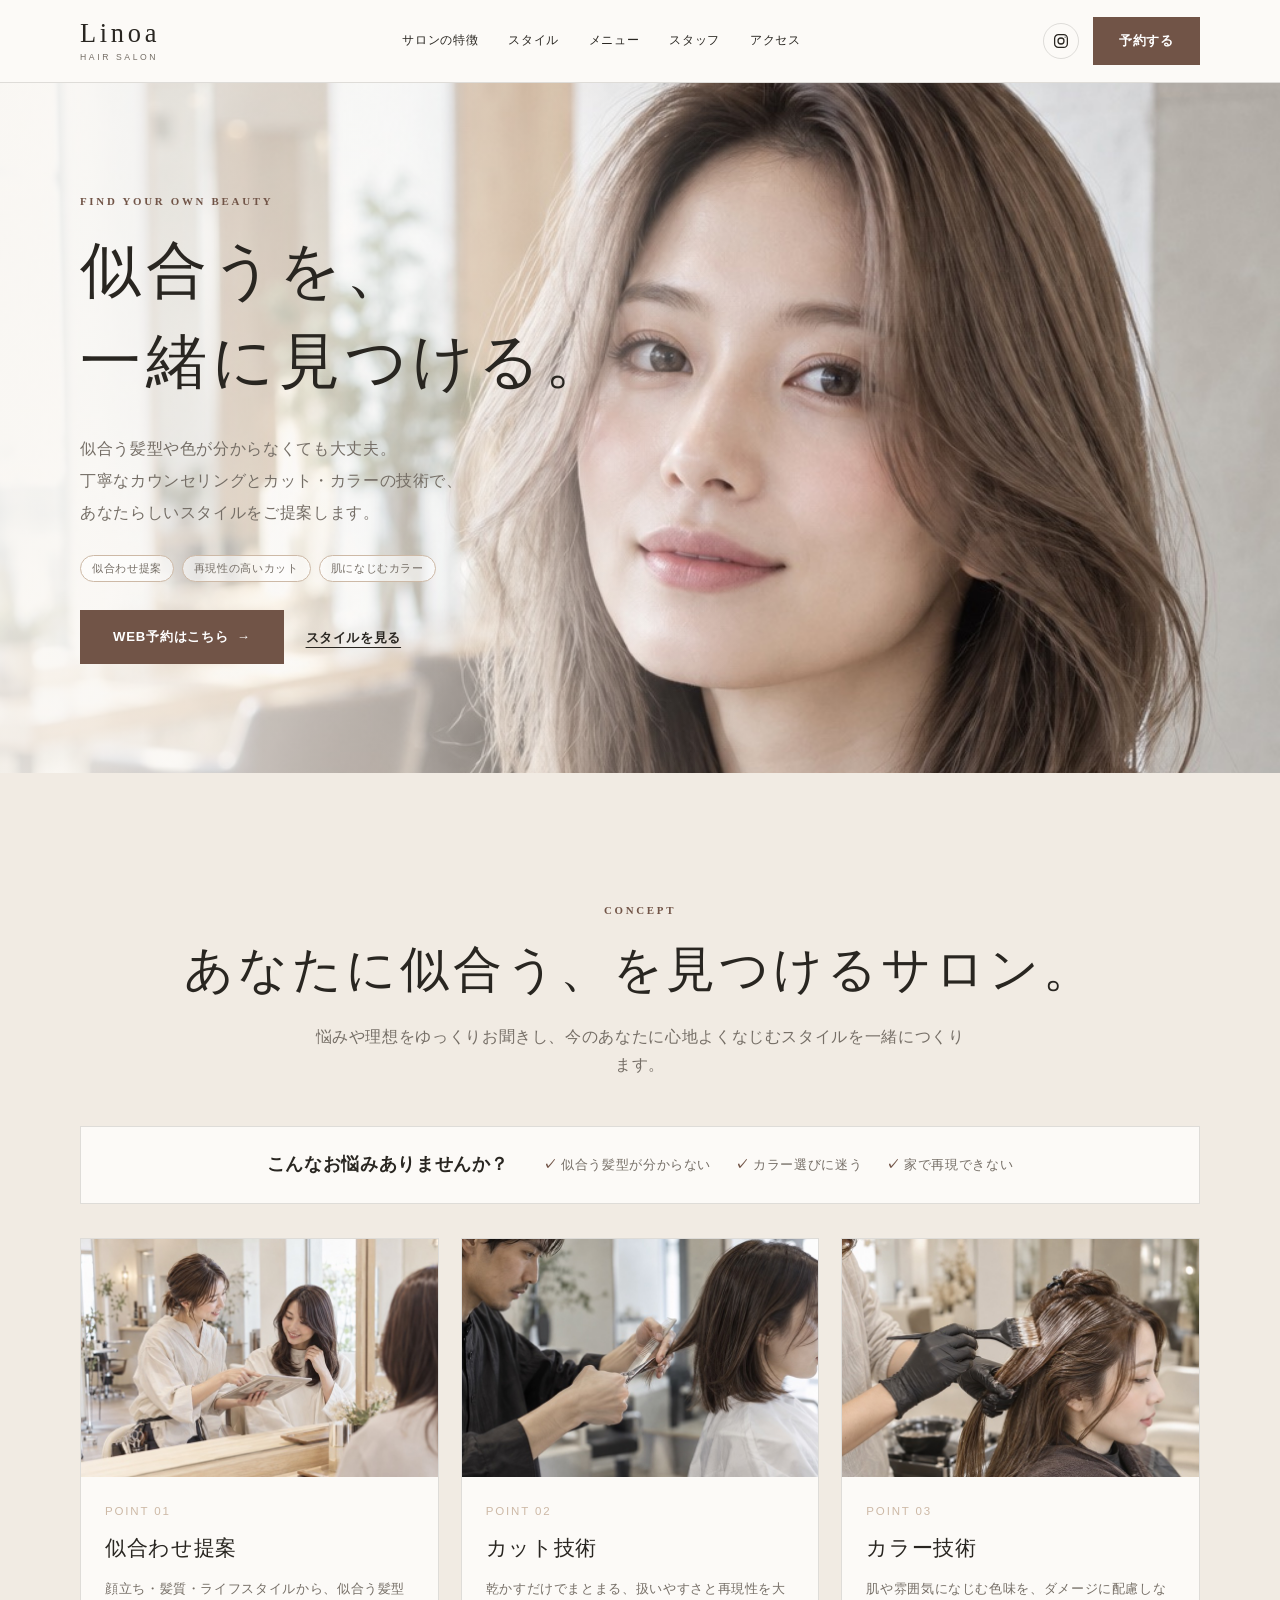
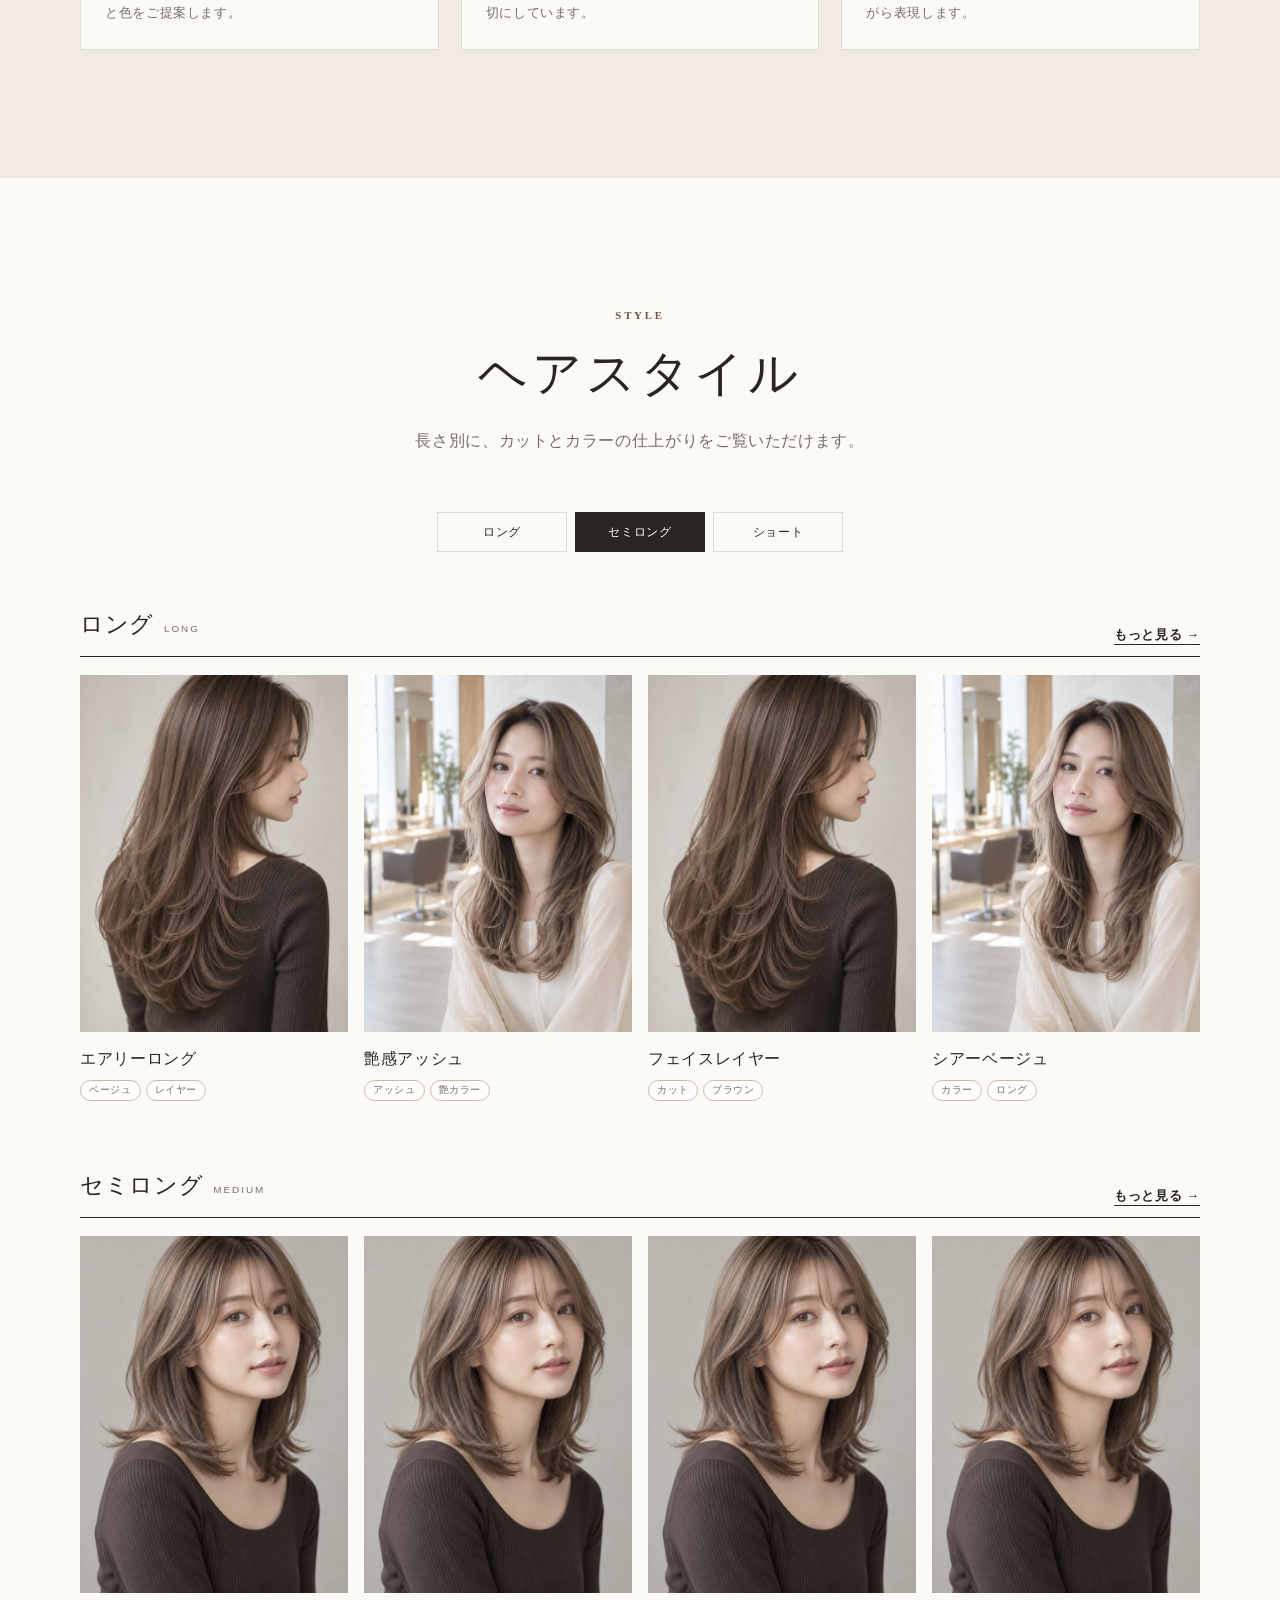
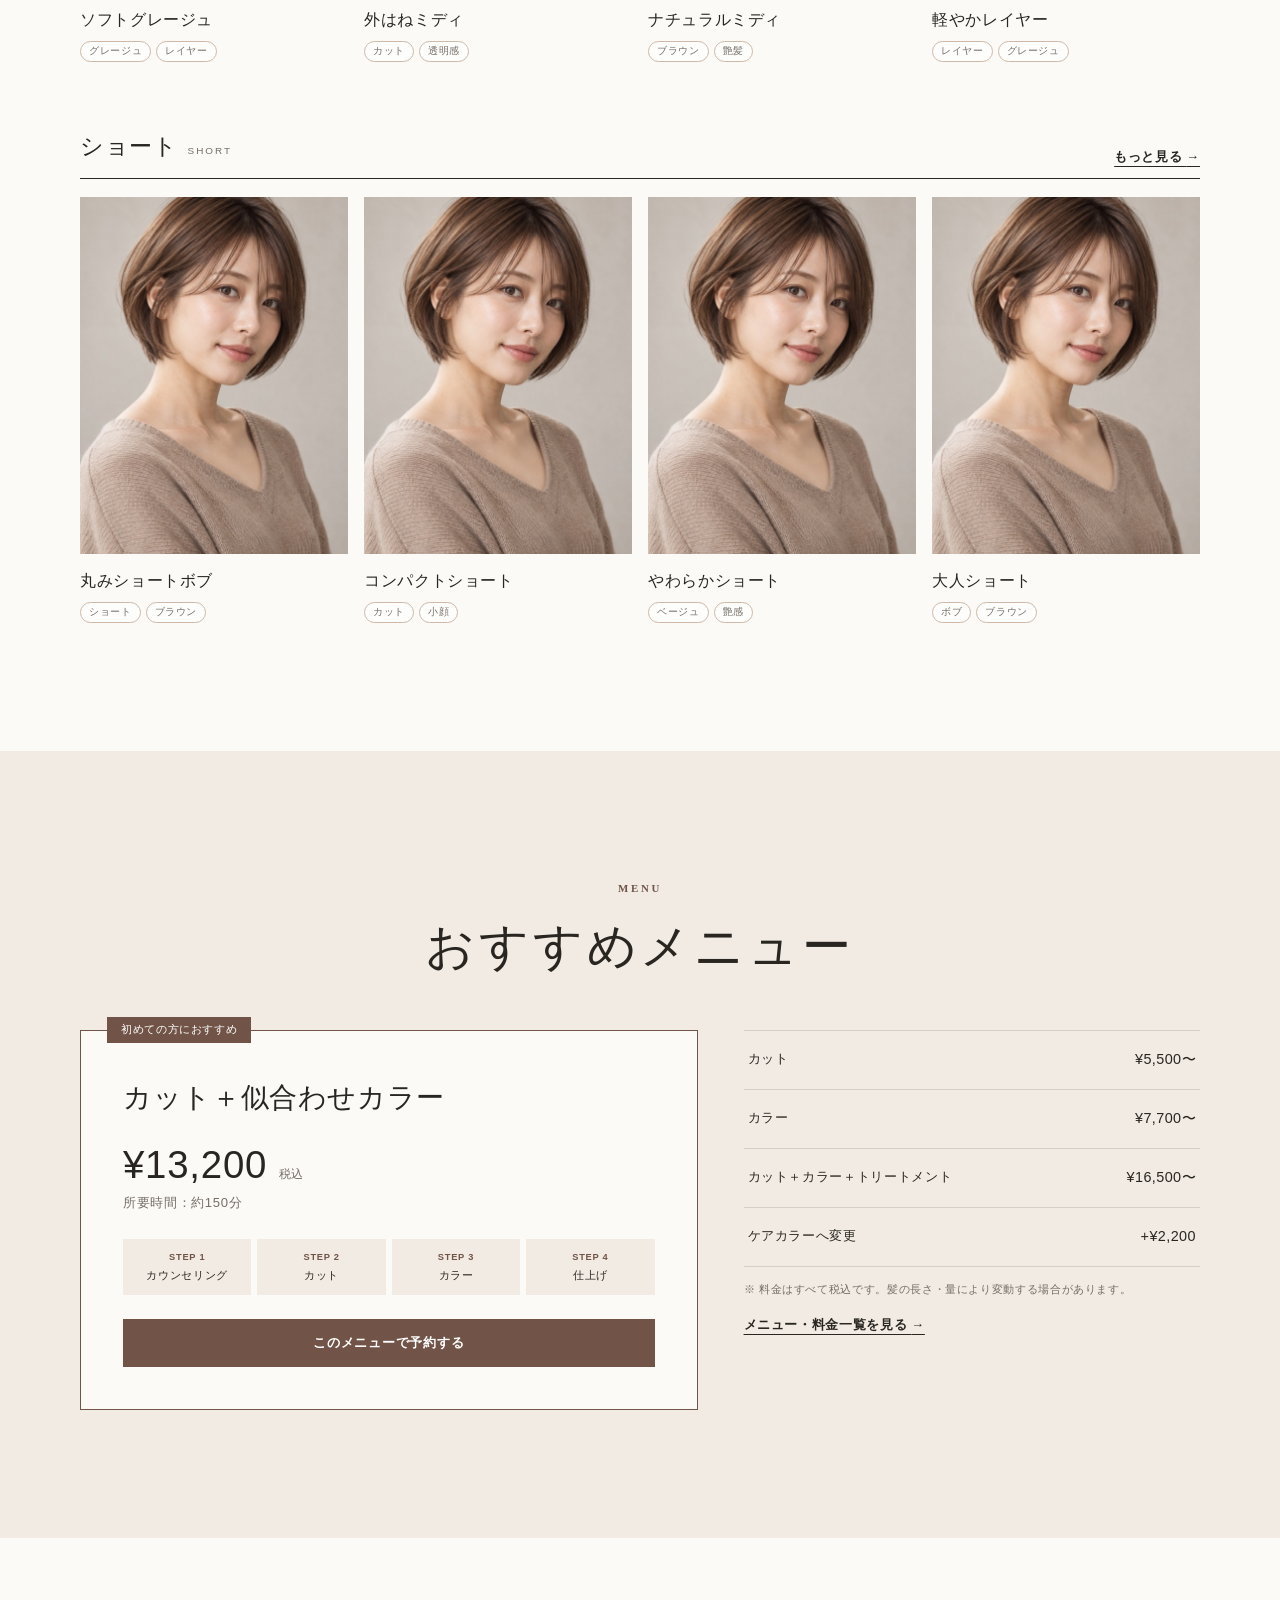
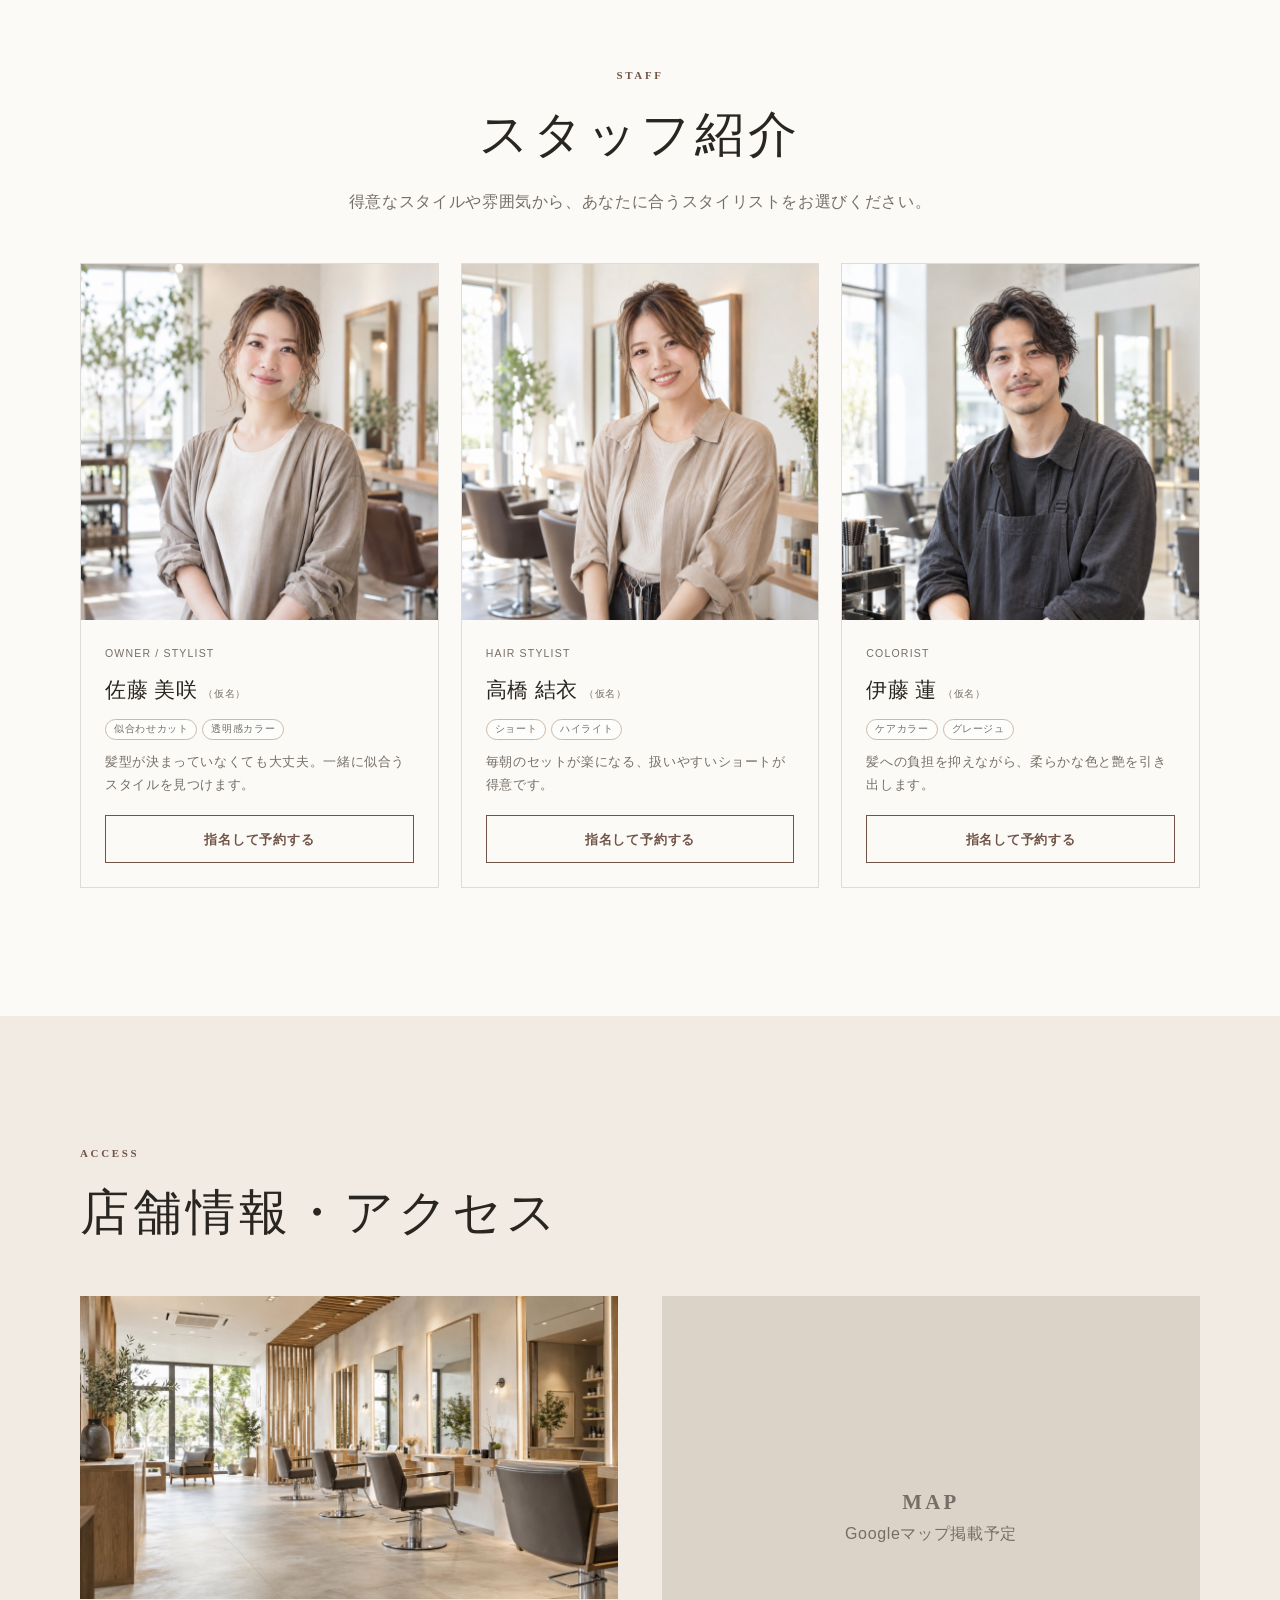
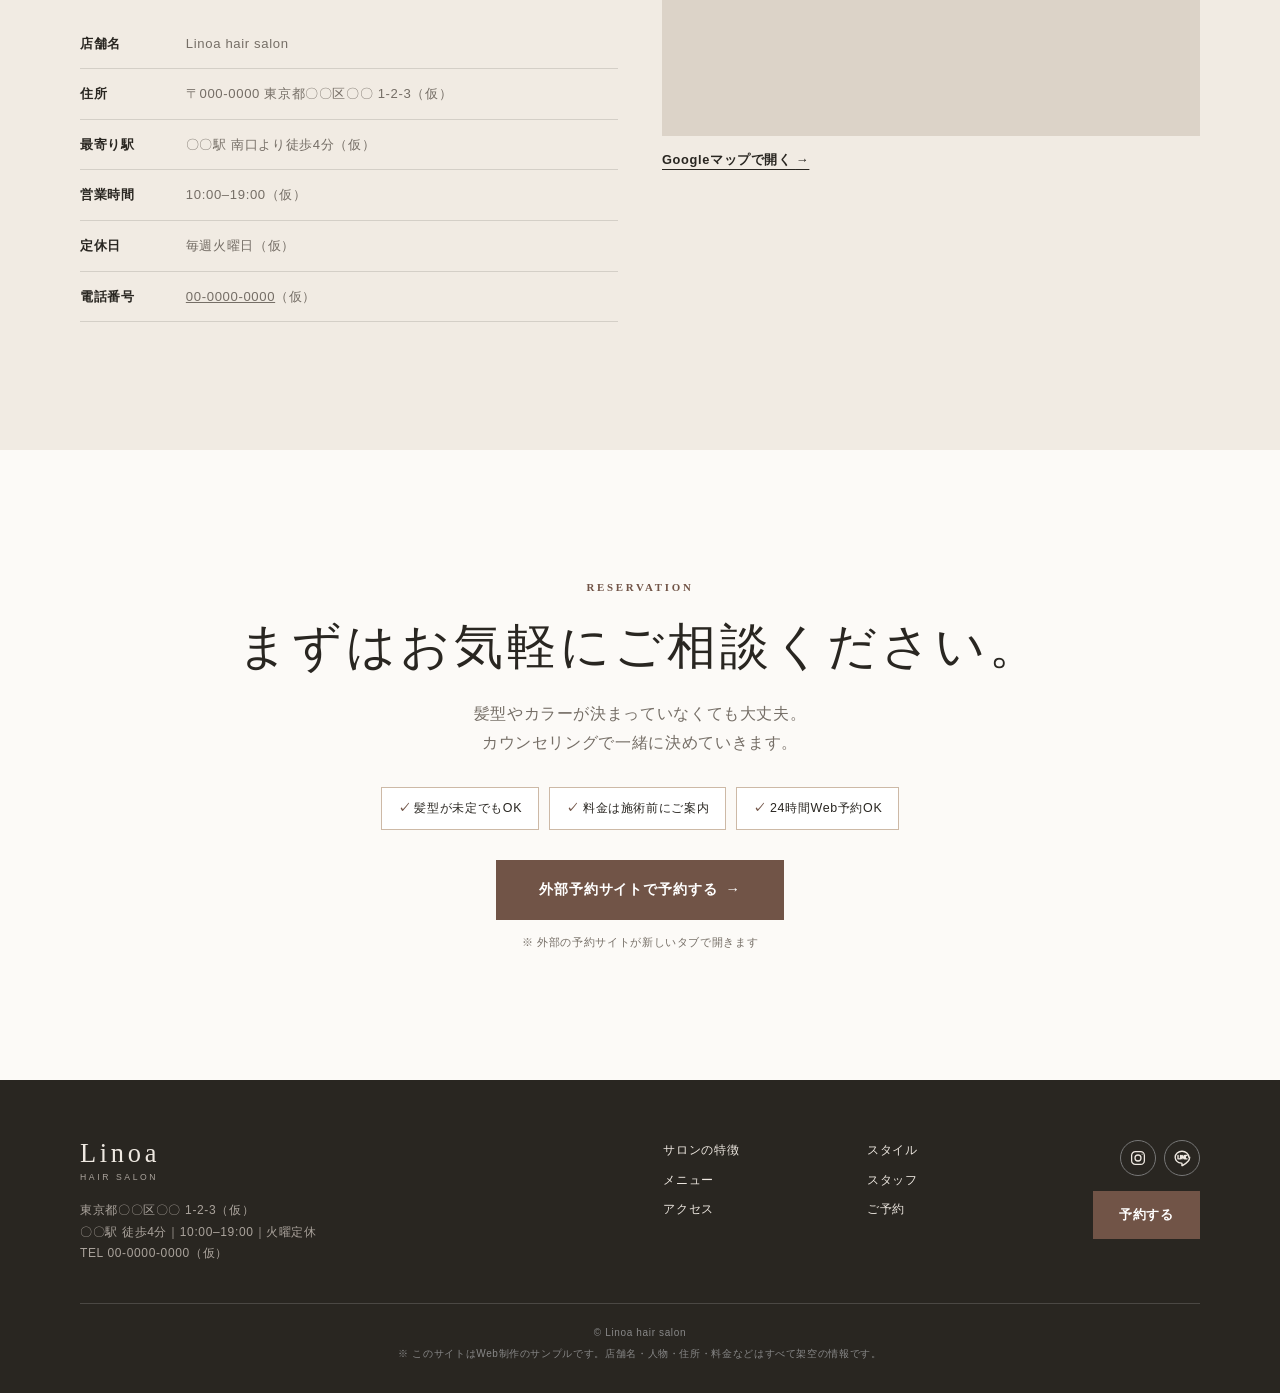
<file: site/index.html>
<!doctype html>
<html lang="ja">
<head>
  <meta charset="utf-8">
  <meta name="viewport" content="width=device-width, initial-scale=1">
  <title>Linoa hair salon｜似合うを、一緒に見つける。</title>
  <meta name="description" content="似合う髪型やカラーが分からない方へ。丁寧なカウンセリングとカット・カラーの技術で、あなたらしいスタイルをご提案する美容院 Linoa（〇〇駅 徒歩4分）。">
  <meta name="theme-color" content="#fcfaf7">
  <meta name="format-detection" content="telephone=no">

  <!-- OGP：公開URL確定後に og:url / og:image を絶対URLで設定する -->
  <meta property="og:type" content="website">
  <meta property="og:site_name" content="Linoa hair salon">
  <meta property="og:title" content="Linoa hair salon｜似合うを、一緒に見つける。">
  <meta property="og:description" content="似合う髪型やカラーが分からない方へ。カウンセリングとカット・カラーの技術で、あなたらしいスタイルをご提案します。">
  <meta property="og:locale" content="ja_JP">
  <meta name="twitter:card" content="summary_large_image">

  <link rel="icon" href="favicon.svg" type="image/svg+xml">
  <link rel="preload" href="images/hero-salon-wide.jpg" as="image" media="(min-width: 761px)" fetchpriority="high">
  <link rel="preload" href="images/hero-salon.jpg" as="image" media="(max-width: 760px)" fetchpriority="high">
  <link rel="stylesheet" href="css/style.css">
  <script src="js/main.js" defer></script>
</head>
<body>
  <a class="skip" href="#main">本文へ移動</a>

  <!-- ① ヘッダー -->
  <header class="header" id="top">
    <div class="wrap header-inner">
      <a class="logo" href="#top" aria-label="Linoa hair salon トップへ">
        <b>Linoa</b><small>HAIR SALON</small>
      </a>
      <nav class="nav" aria-label="メインメニュー">
        <a href="#features">サロンの特徴</a>
        <a href="#styles">スタイル</a>
        <a href="#menu">メニュー</a>
        <a href="#staff">スタッフ</a>
        <a href="#access">アクセス</a>
      </nav>
      <div class="actions">
        <a class="icon-link" href="https://www.instagram.com/" target="_blank" rel="noopener" aria-label="Instagram（新しいタブで開きます）">
          <svg viewBox="0 0 24 24" aria-hidden="true"><rect x="3.5" y="3.5" width="17" height="17" rx="5"/><circle cx="12" cy="12" r="4"/><circle cx="17.5" cy="6.7" r=".8" fill="currentColor" stroke="none"/></svg>
        </a>
        <a class="btn" href="https://example.com/reserve" target="_blank" rel="noopener">予約する<span class="sr-only">（外部予約サイト・新しいタブで開きます）</span></a>
        <button class="menu-button" type="button" aria-label="メニューを開く" aria-expanded="false" aria-controls="drawer">
          <i></i><i></i><i></i>
        </button>
      </div>
    </div>
    <nav class="drawer" id="drawer" aria-label="スマートフォンメニュー">
      <a href="#features">サロンの特徴</a>
      <a href="#styles">スタイル</a>
      <a href="#menu">メニュー</a>
      <a href="#staff">スタッフ</a>
      <a href="#access">アクセス</a>
      <div class="drawer-footer">
        <a class="btn" href="https://example.com/reserve" target="_blank" rel="noopener">予約する<span class="sr-only">（外部予約サイト・新しいタブで開きます）</span></a>
      </div>
    </nav>
  </header>

  <main id="main">
    <!-- ② ファーストビュー -->
    <section class="hero" aria-labelledby="hero-title">
      <picture>
        <source media="(max-width: 760px)" srcset="images/hero-salon.jpg" width="1024" height="1536">
        <img class="hero-image" src="images/hero-salon-wide.jpg" alt="艶のあるレイヤーヘアとアッシュベージュカラーの女性" width="1536" height="1024" fetchpriority="high">
      </picture>
      <div class="wrap hero-inner">
        <div class="hero-copy">
          <p class="en">Find your own beauty</p>
          <h1 id="hero-title">似合うを、<br>一緒に見つける。</h1>
          <p class="hero-lead">似合う髪型や色が分からなくても大丈夫。<br class="pc-only">丁寧なカウンセリングとカット・カラーの技術で、<br class="pc-only">あなたらしいスタイルをご提案します。</p>
          <ul class="chips" aria-label="Linoaの強み">
            <li class="chip">似合わせ提案</li>
            <li class="chip">再現性の高いカット</li>
            <li class="chip">肌になじむカラー</li>
          </ul>
          <div class="hero-cta">
            <a class="btn btn-lg" href="https://example.com/reserve" target="_blank" rel="noopener">WEB予約はこちら <span aria-hidden="true">→</span><span class="sr-only">（外部予約サイト・新しいタブで開きます）</span></a>
            <a class="text-link" href="#styles">スタイルを見る</a>
          </div>
        </div>
      </div>
    </section>

    <!-- ③ サロンの特徴 -->
    <section class="section alt" id="features" aria-labelledby="features-title">
      <div class="wrap">
        <div class="section-head">
          <p class="en">Concept</p>
          <h2 class="title" id="features-title">あなたに似合う、を<br class="sp-only">見つけるサロン。</h2>
          <p class="lead">悩みや理想をゆっくりお聞きし、今のあなたに心地よくなじむスタイルを一緒につくります。</p>
        </div>
        <div class="worry">
          <p class="worry-title">こんなお悩みありませんか？</p>
          <ul>
            <li>似合う髪型が分からない</li>
            <li>カラー選びに迷う</li>
            <li>家で再現できない</li>
          </ul>
        </div>
        <div class="feature-grid">
          <article class="feature-card">
            <img src="images/feature-consult.jpg" alt="スタイリストと相談するお客様" width="720" height="480" loading="lazy">
            <div class="card-body">
              <p class="num">POINT 01</p>
              <h3>似合わせ提案</h3>
              <p>顔立ち・髪質・ライフスタイルから、似合う髪型と色をご提案します。</p>
            </div>
          </article>
          <article class="feature-card">
            <img src="images/feature-cut.jpg" alt="丁寧に髪をカットする様子" width="720" height="480" loading="lazy">
            <div class="card-body">
              <p class="num">POINT 02</p>
              <h3>カット技術</h3>
              <p>乾かすだけでまとまる、扱いやすさと再現性を大切にしています。</p>
            </div>
          </article>
          <article class="feature-card">
            <img src="images/feature-color.jpg" alt="髪にカラー剤を塗布する様子" width="720" height="480" loading="lazy">
            <div class="card-body">
              <p class="num">POINT 03</p>
              <h3>カラー技術</h3>
              <p>肌や雰囲気になじむ色味を、ダメージに配慮しながら表現します。</p>
            </div>
          </article>
        </div>
      </div>
    </section>

    <!-- ④ スタイル実例 -->
    <section class="section" id="styles" aria-labelledby="styles-title">
      <div class="wrap">
        <div class="section-head">
          <p class="en">Style</p>
          <h2 class="title" id="styles-title">ヘアスタイル</h2>
          <p class="lead">長さ別に、カットとカラーの仕上がりをご覧いただけます。</p>
        </div>
        <nav class="tabs" aria-label="長さで選ぶ">
          <a href="#long" class="is-active" aria-current="true">ロング</a>
          <a href="#medium">セミロング</a>
          <a href="#short">ショート</a>
        </nav>

        <div class="style-row" id="long">
          <div class="style-row-head">
            <h3>ロング<small>LONG</small></h3>
            <a class="text-link" href="https://www.instagram.com/" target="_blank" rel="noopener">もっと見る <span aria-hidden="true">→</span></a>
          </div>
          <ul class="style-list">
            <li class="style-card"><img src="images/style-long.jpg" alt="ベージュブラウンのロングレイヤー" width="540" height="810" loading="lazy"><h4>エアリーロング</h4><p class="tags"><span class="chip">ベージュ</span><span class="chip">レイヤー</span></p></li>
            <li class="style-card"><img src="images/style-long-ash.jpg" alt="アッシュベージュのロングヘア" width="540" height="810" loading="lazy"><h4>艶感アッシュ</h4><p class="tags"><span class="chip">アッシュ</span><span class="chip">艶カラー</span></p></li>
            <li class="style-card"><img src="images/style-long.jpg" alt="柔らかなロングレイヤー" width="540" height="810" loading="lazy"><h4>フェイスレイヤー</h4><p class="tags"><span class="chip">カット</span><span class="chip">ブラウン</span></p></li>
            <li class="style-card"><img src="images/style-long-ash.jpg" alt="上品なロングスタイル" width="540" height="810" loading="lazy"><h4>シアーベージュ</h4><p class="tags"><span class="chip">カラー</span><span class="chip">ロング</span></p></li>
          </ul>
        </div>

        <div class="style-row" id="medium">
          <div class="style-row-head">
            <h3>セミロング<small>MEDIUM</small></h3>
            <a class="text-link" href="https://www.instagram.com/" target="_blank" rel="noopener">もっと見る <span aria-hidden="true">→</span></a>
          </div>
          <ul class="style-list">
            <li class="style-card"><img src="images/style-medium.jpg" alt="グレージュのセミロング" width="540" height="810" loading="lazy"><h4>ソフトグレージュ</h4><p class="tags"><span class="chip">グレージュ</span><span class="chip">レイヤー</span></p></li>
            <li class="style-card"><img src="images/style-medium.jpg" alt="外はねのセミロング" width="540" height="810" loading="lazy"><h4>外はねミディ</h4><p class="tags"><span class="chip">カット</span><span class="chip">透明感</span></p></li>
            <li class="style-card"><img src="images/style-medium.jpg" alt="ナチュラルなセミロング" width="540" height="810" loading="lazy"><h4>ナチュラルミディ</h4><p class="tags"><span class="chip">ブラウン</span><span class="chip">艶髪</span></p></li>
            <li class="style-card"><img src="images/style-medium.jpg" alt="軽やかなミディアムヘア" width="540" height="810" loading="lazy"><h4>軽やかレイヤー</h4><p class="tags"><span class="chip">レイヤー</span><span class="chip">グレージュ</span></p></li>
          </ul>
        </div>

        <div class="style-row" id="short">
          <div class="style-row-head">
            <h3>ショート<small>SHORT</small></h3>
            <a class="text-link" href="https://www.instagram.com/" target="_blank" rel="noopener">もっと見る <span aria-hidden="true">→</span></a>
          </div>
          <ul class="style-list">
            <li class="style-card"><img src="images/style-short.jpg" alt="温かみのあるショートボブ" width="540" height="810" loading="lazy"><h4>丸みショートボブ</h4><p class="tags"><span class="chip">ショート</span><span class="chip">ブラウン</span></p></li>
            <li class="style-card"><img src="images/style-short.jpg" alt="コンパクトなショートスタイル" width="540" height="810" loading="lazy"><h4>コンパクトショート</h4><p class="tags"><span class="chip">カット</span><span class="chip">小顔</span></p></li>
            <li class="style-card"><img src="images/style-short.jpg" alt="柔らかなショートヘア" width="540" height="810" loading="lazy"><h4>やわらかショート</h4><p class="tags"><span class="chip">ベージュ</span><span class="chip">艶感</span></p></li>
            <li class="style-card"><img src="images/style-short.jpg" alt="上品なショートボブ" width="540" height="810" loading="lazy"><h4>大人ショート</h4><p class="tags"><span class="chip">ボブ</span><span class="chip">ブラウン</span></p></li>
          </ul>
        </div>
      </div>
    </section>

    <!-- ⑤ おすすめメニュー -->
    <section class="section alt" id="menu" aria-labelledby="menu-title">
      <div class="wrap">
        <div class="section-head">
          <p class="en">Menu</p>
          <h2 class="title" id="menu-title">おすすめメニュー</h2>
        </div>
        <div class="menu-layout">
          <article class="menu-main">
            <p class="badge">初めての方におすすめ</p>
            <h3>カット＋似合わせカラー</h3>
            <p class="price">¥13,200 <small>税込</small></p>
            <p class="time">所要時間：約150分</p>
            <ol class="flow" aria-label="施術の流れ">
              <li><b>STEP 1</b>カウンセリング</li>
              <li><b>STEP 2</b>カット</li>
              <li><b>STEP 3</b>カラー</li>
              <li><b>STEP 4</b>仕上げ</li>
            </ol>
            <a class="btn" href="https://example.com/reserve" target="_blank" rel="noopener">このメニューで予約する<span class="sr-only">（外部予約サイト・新しいタブで開きます）</span></a>
          </article>
          <div class="menu-side">
            <dl class="price-list">
              <div><dt>カット</dt><dd>¥5,500〜</dd></div>
              <div><dt>カラー</dt><dd>¥7,700〜</dd></div>
              <div><dt>カット＋カラー＋トリートメント</dt><dd>¥16,500〜</dd></div>
              <div><dt>ケアカラーへ変更</dt><dd>+¥2,200</dd></div>
            </dl>
            <p class="menu-note">※ 料金はすべて税込です。髪の長さ・量により変動する場合があります。</p>
            <a class="text-link" href="https://example.com/reserve" target="_blank" rel="noopener">メニュー・料金一覧を見る <span aria-hidden="true">→</span><span class="sr-only">（外部予約サイト・新しいタブで開きます）</span></a>
          </div>
        </div>
      </div>
    </section>

    <!-- ⑥ スタッフ紹介 -->
    <section class="section" id="staff" aria-labelledby="staff-title">
      <div class="wrap">
        <div class="section-head">
          <p class="en">Staff</p>
          <h2 class="title" id="staff-title">スタッフ紹介</h2>
          <p class="lead">得意なスタイルや雰囲気から、あなたに合うスタイリストをお選びください。</p>
        </div>
        <div class="staff-grid">
          <article class="staff-card">
            <img src="images/staff-misaki.jpg" alt="オーナースタイリスト 佐藤美咲" width="720" height="720" loading="lazy">
            <div class="card-body">
              <p class="role">OWNER / STYLIST</p>
              <h3>佐藤 美咲 <small>（仮名）</small></h3>
              <p class="tags"><span class="chip">似合わせカット</span><span class="chip">透明感カラー</span></p>
              <p>髪型が決まっていなくても大丈夫。一緒に似合うスタイルを見つけます。</p>
              <a class="btn btn-outline" href="https://example.com/reserve" target="_blank" rel="noopener">指名して予約する<span class="sr-only">（佐藤 美咲・外部予約サイト・新しいタブで開きます）</span></a>
            </div>
          </article>
          <article class="staff-card">
            <img src="images/staff-yui.jpg" alt="スタイリスト 高橋結衣" width="720" height="720" loading="lazy">
            <div class="card-body">
              <p class="role">HAIR STYLIST</p>
              <h3>高橋 結衣 <small>（仮名）</small></h3>
              <p class="tags"><span class="chip">ショート</span><span class="chip">ハイライト</span></p>
              <p>毎朝のセットが楽になる、扱いやすいショートが得意です。</p>
              <a class="btn btn-outline" href="https://example.com/reserve" target="_blank" rel="noopener">指名して予約する<span class="sr-only">（高橋 結衣・外部予約サイト・新しいタブで開きます）</span></a>
            </div>
          </article>
          <article class="staff-card">
            <img src="images/staff-ren.jpg" alt="カラーリスト 伊藤蓮" width="720" height="720" loading="lazy">
            <div class="card-body">
              <p class="role">COLORIST</p>
              <h3>伊藤 蓮 <small>（仮名）</small></h3>
              <p class="tags"><span class="chip">ケアカラー</span><span class="chip">グレージュ</span></p>
              <p>髪への負担を抑えながら、柔らかな色と艶を引き出します。</p>
              <a class="btn btn-outline" href="https://example.com/reserve" target="_blank" rel="noopener">指名して予約する<span class="sr-only">（伊藤 蓮・外部予約サイト・新しいタブで開きます）</span></a>
            </div>
          </article>
        </div>
      </div>
    </section>

    <!-- ⑦ 店舗情報・アクセス -->
    <section class="section alt" id="access" aria-labelledby="access-title">
      <div class="wrap">
        <div class="section-head section-head-left">
          <p class="en">Access</p>
          <h2 class="title" id="access-title">店舗情報・アクセス</h2>
        </div>
        <div class="access-layout">
          <div>
            <img class="interior" src="images/salon-interior.jpg" alt="木と自然光を取り入れたLinoaの店内" width="1100" height="619" loading="lazy">
            <dl class="info">
              <div><dt>店舗名</dt><dd>Linoa hair salon</dd></div>
              <div><dt>住所</dt><dd>〒000-0000 東京都〇〇区〇〇 1-2-3（仮）</dd></div>
              <div><dt>最寄り駅</dt><dd>〇〇駅 南口より徒歩4分（仮）</dd></div>
              <div><dt>営業時間</dt><dd>10:00–19:00（仮）</dd></div>
              <div><dt>定休日</dt><dd>毎週火曜日（仮）</dd></div>
              <div><dt>電話番号</dt><dd><a href="tel:0000000000">00-0000-0000</a>（仮）</dd></div>
            </dl>
          </div>
          <div class="map-area">
            <!-- 公開前に Googleマップの「共有 → 地図を埋め込む」で取得した iframe に差し替える -->
            <div class="map" role="img" aria-label="地図（Googleマップ掲載予定）">
              <div><strong>MAP</strong><span>Googleマップ掲載予定</span></div>
            </div>
            <a class="text-link" href="https://www.google.com/maps" target="_blank" rel="noopener">Googleマップで開く <span aria-hidden="true">→</span></a>
          </div>
        </div>
      </div>
    </section>

    <!-- ⑧ 最終予約案内 -->
    <section class="section final" id="booking" aria-labelledby="booking-title">
      <div class="wrap">
        <p class="en">Reservation</p>
        <h2 class="title" id="booking-title">まずはお気軽に<br class="sp-only">ご相談ください。</h2>
        <p class="lead">髪型やカラーが決まっていなくても大丈夫。<br class="pc-only">カウンセリングで一緒に決めていきます。</p>
        <ul class="checks">
          <li>髪型が未定でもOK</li>
          <li>料金は施術前にご案内</li>
          <li>24時間Web予約OK</li>
        </ul>
        <a class="btn btn-xl" href="https://example.com/reserve" target="_blank" rel="noopener">外部予約サイトで予約する <span aria-hidden="true">→</span><span class="sr-only">（新しいタブで開きます）</span></a>
        <p class="note">※ 外部の予約サイトが新しいタブで開きます</p>
      </div>
    </section>
  </main>

  <!-- ⑨ フッター -->
  <footer class="footer">
    <div class="wrap">
      <div class="footer-grid">
        <div>
          <a class="logo" href="#top" aria-label="Linoa hair salon トップへ"><b>Linoa</b><small>HAIR SALON</small></a>
          <p class="footer-info">東京都〇〇区〇〇 1-2-3（仮）<br>〇〇駅 徒歩4分｜10:00–19:00｜火曜定休<br>TEL <a href="tel:0000000000">00-0000-0000</a>（仮）</p>
        </div>
        <nav class="footer-nav" aria-label="フッターメニュー">
          <a href="#features">サロンの特徴</a>
          <a href="#styles">スタイル</a>
          <a href="#menu">メニュー</a>
          <a href="#staff">スタッフ</a>
          <a href="#access">アクセス</a>
          <a href="#booking">ご予約</a>
        </nav>
        <div class="footer-side">
          <div class="footer-social">
            <a class="icon-link" href="https://www.instagram.com/" target="_blank" rel="noopener" aria-label="Instagram（新しいタブで開きます）">
              <svg viewBox="0 0 24 24" aria-hidden="true"><rect x="3.5" y="3.5" width="17" height="17" rx="5"/><circle cx="12" cy="12" r="4"/><circle cx="17.5" cy="6.7" r=".8" fill="currentColor" stroke="none"/></svg>
            </a>
            <a class="icon-link icon-line" href="https://line.me/" target="_blank" rel="noopener" aria-label="LINE（新しいタブで開きます）">
              <svg viewBox="0 0 24 24" aria-hidden="true"><path d="M20.2 11.1c0-4-3.7-7.2-8.2-7.2s-8.2 3.2-8.2 7.2c0 3.6 3.2 6.6 7.4 7.1.3.1.7.2.8.5.1.2.1.6 0 1l-.1.8c0 .2-.2.9.7.5.9-.4 4.9-2.9 6.7-5 1.2-1.5 1.9-3.1 1.9-4.9Z"/><path d="M7.2 9v4M7.2 13h2M10.3 9v4M12 13V9l2.7 4V9M18 9h-2v4h2"/></svg>
            </a>
          </div>
          <a class="btn" href="https://example.com/reserve" target="_blank" rel="noopener">予約する<span class="sr-only">（外部予約サイト・新しいタブで開きます）</span></a>
        </div>
      </div>
      <p class="copy"><small>© Linoa hair salon</small><br><small>※ このサイトはWeb制作のサンプルです。店舗名・人物・住所・料金などはすべて架空の情報です。</small></p>
    </div>
  </footer>

  <!-- SPのみ：画面下固定の予約バー -->
  <div class="sp-reserve">
    <a class="btn" href="https://example.com/reserve" target="_blank" rel="noopener">予約する（外部予約サイト）<span class="sr-only">新しいタブで開きます</span></a>
  </div>
</body>
</html>
</file>
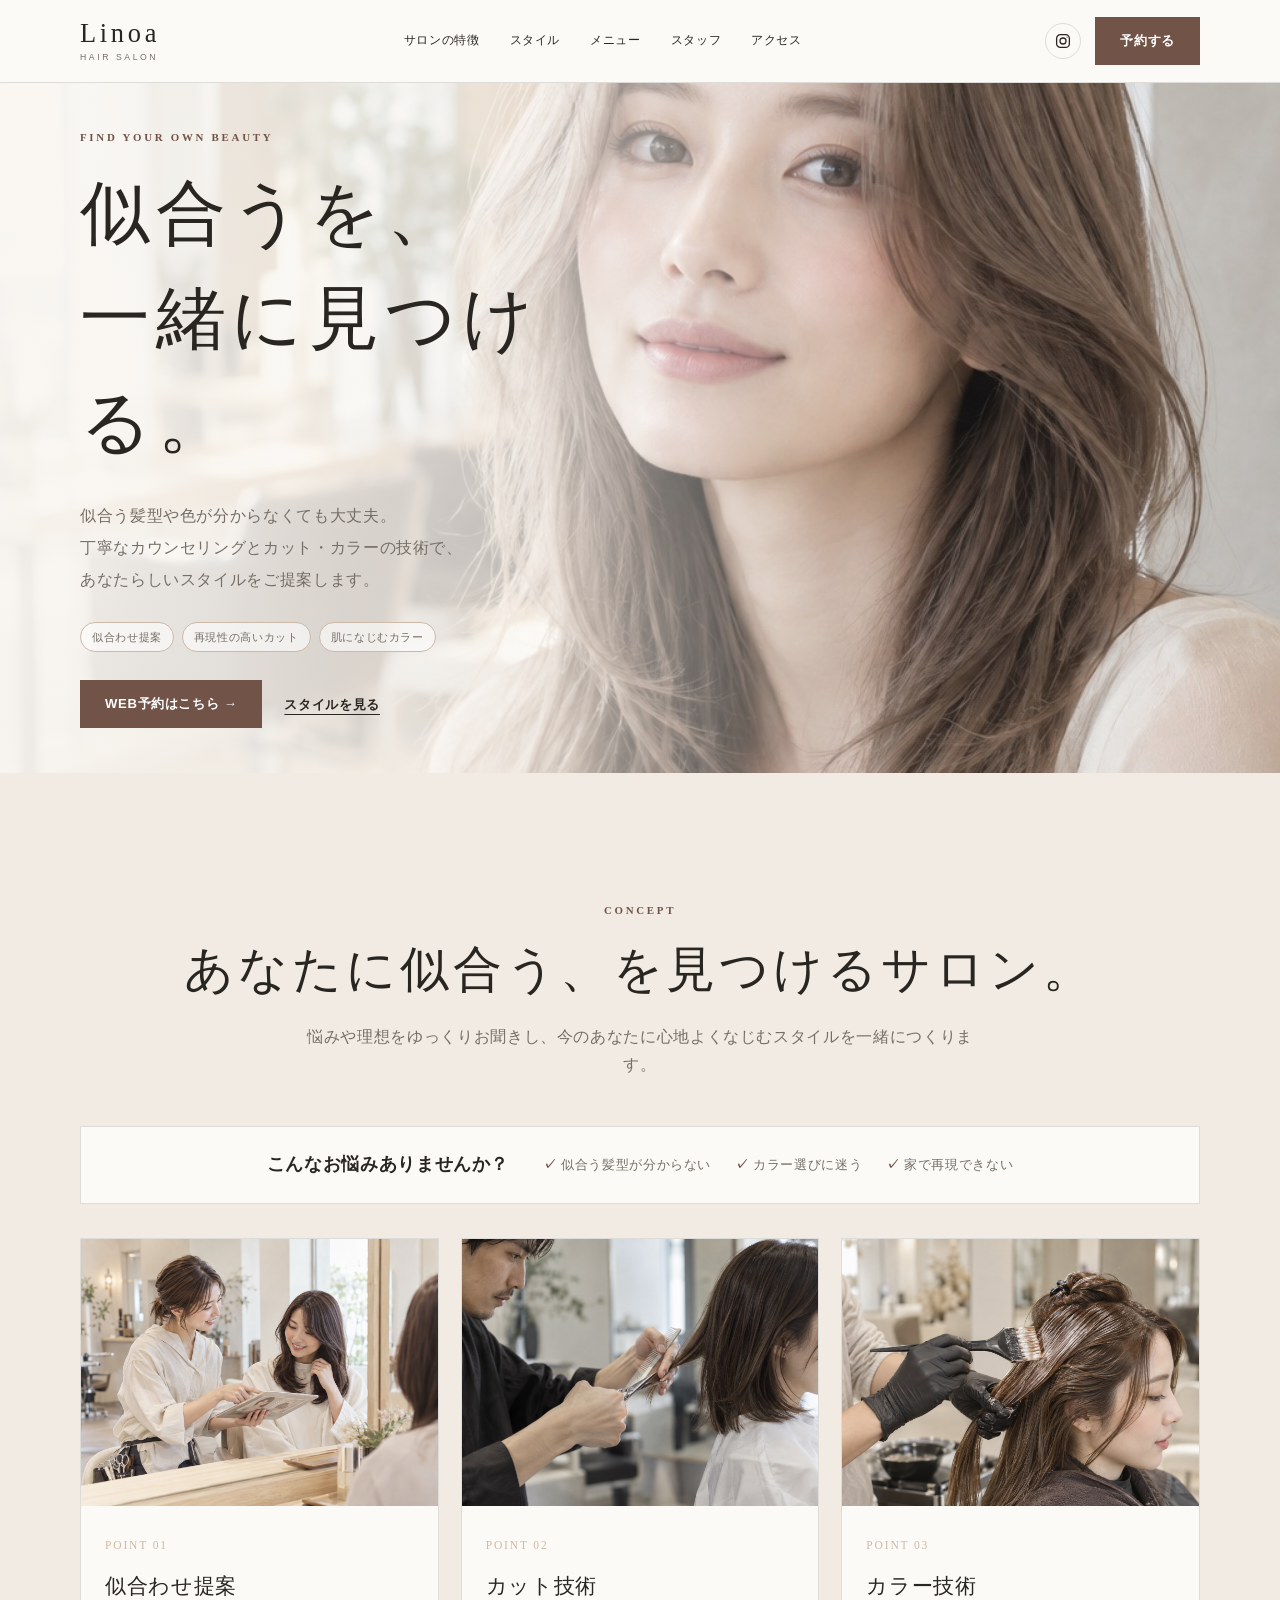
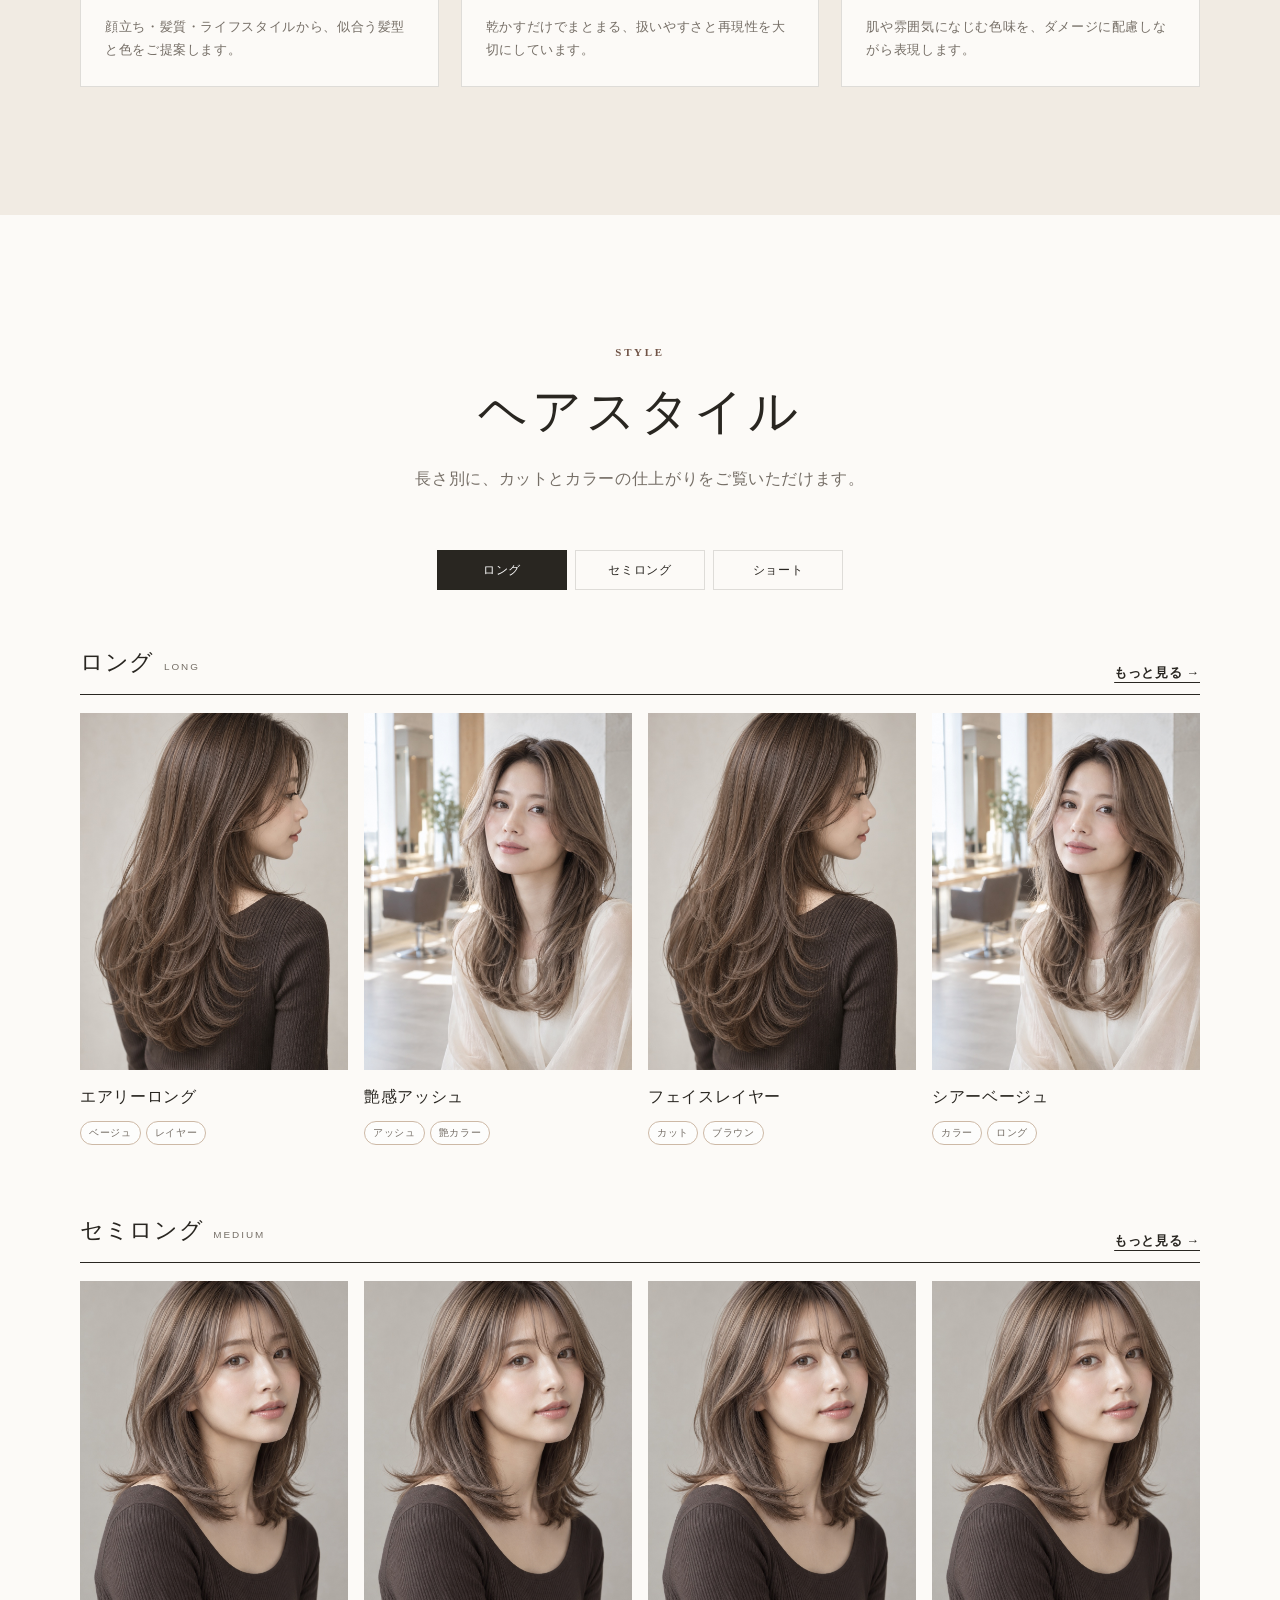
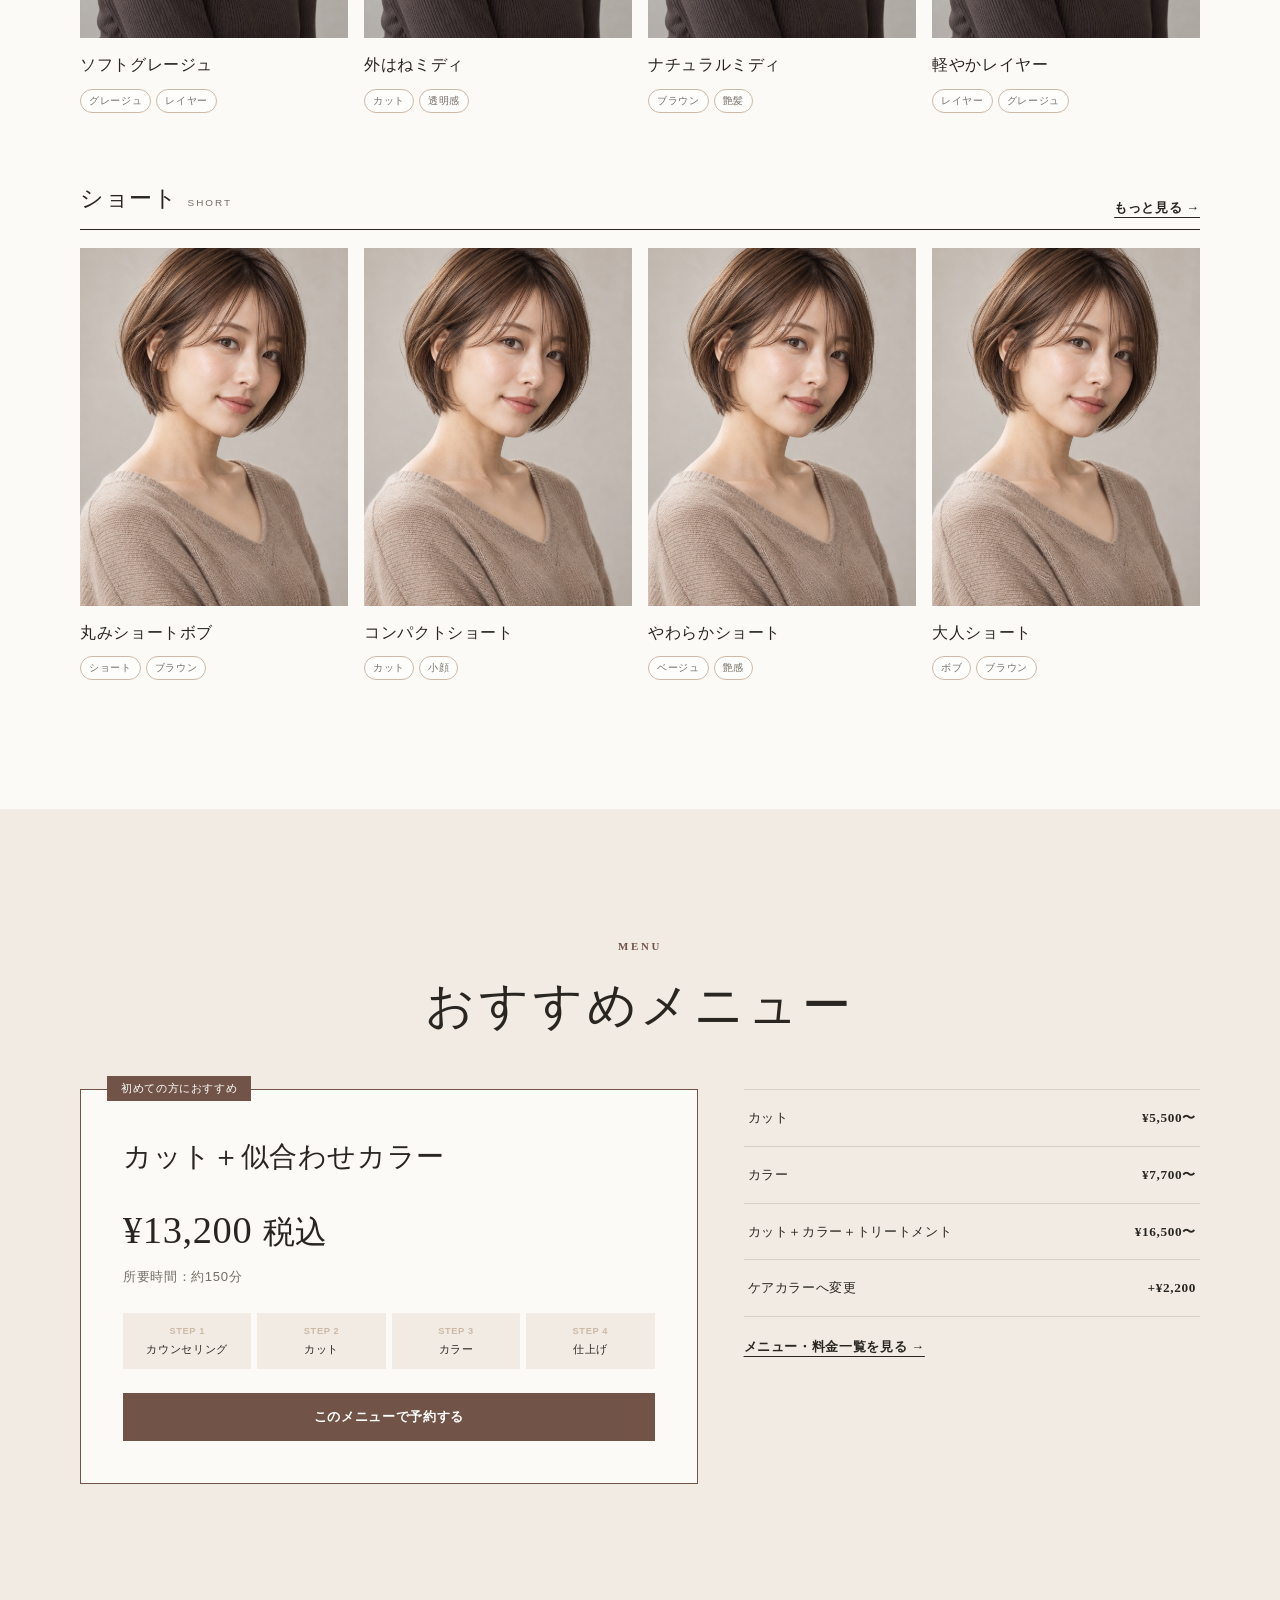
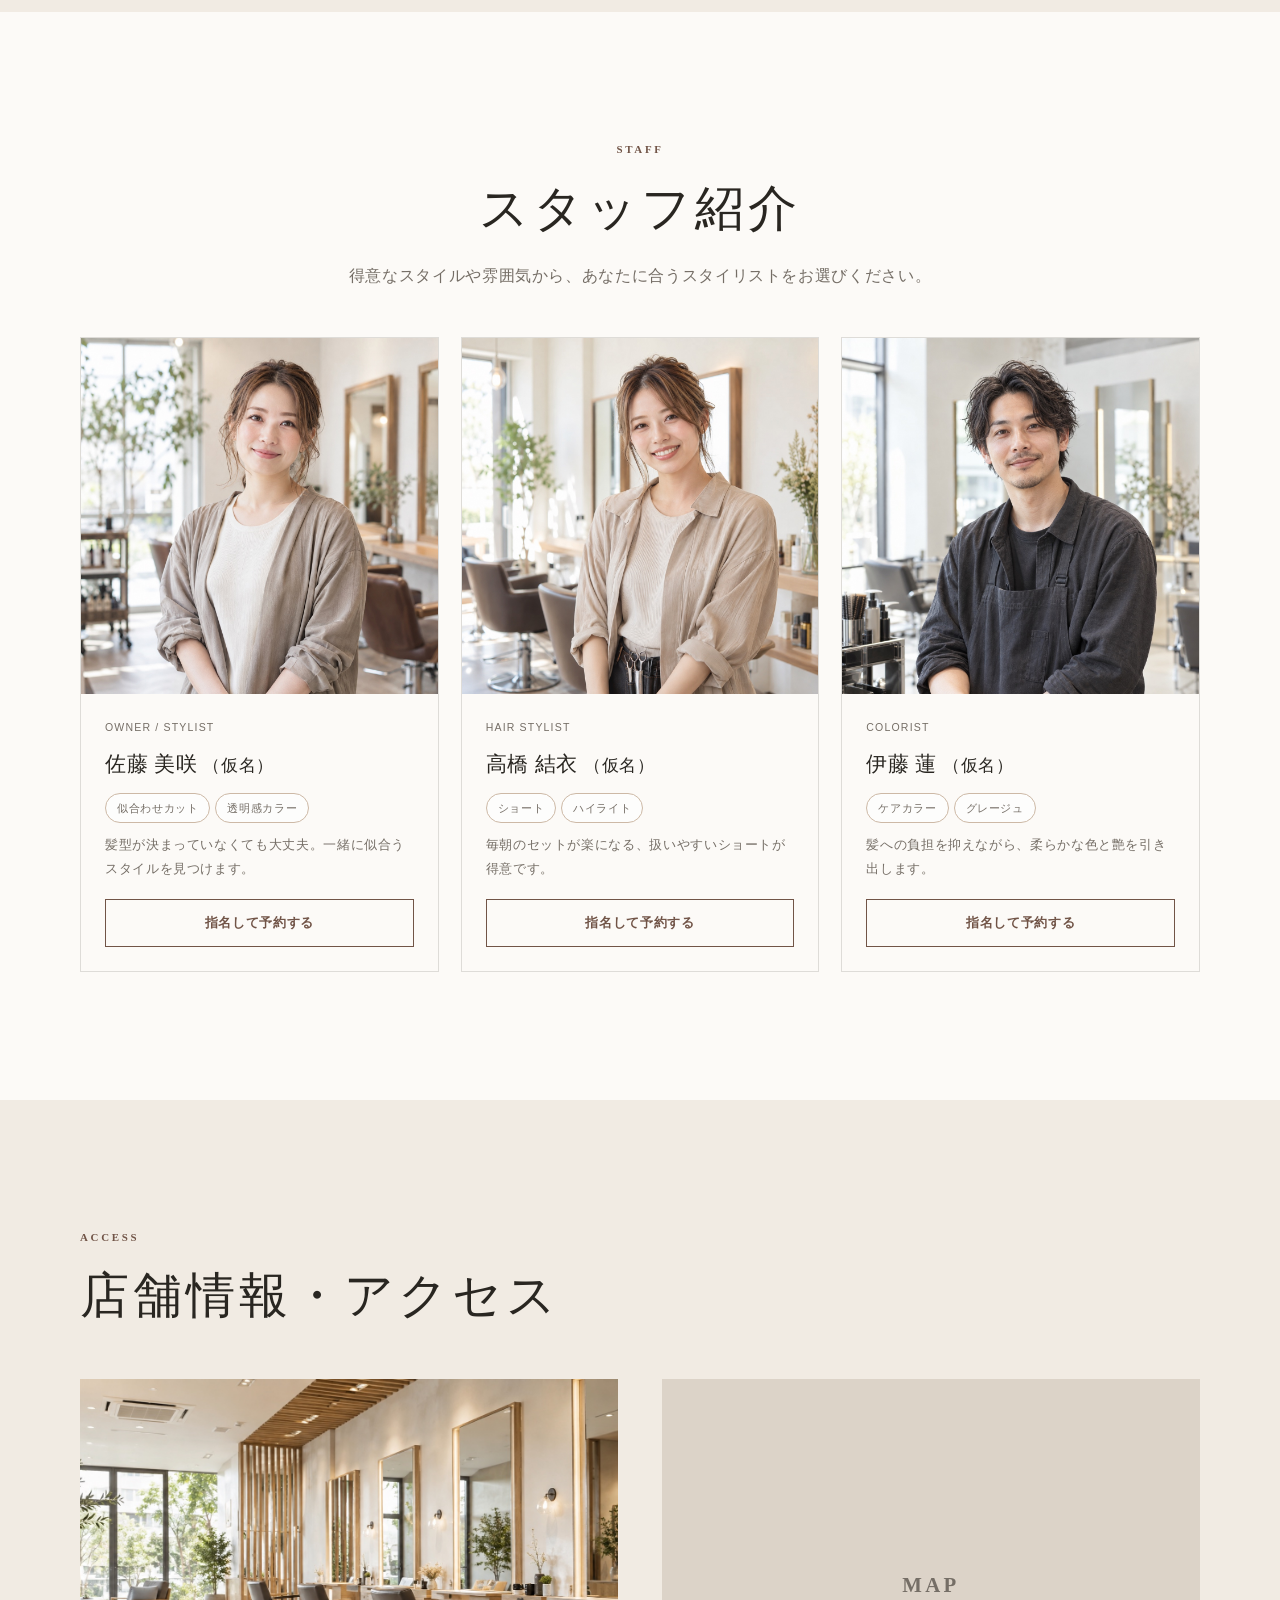
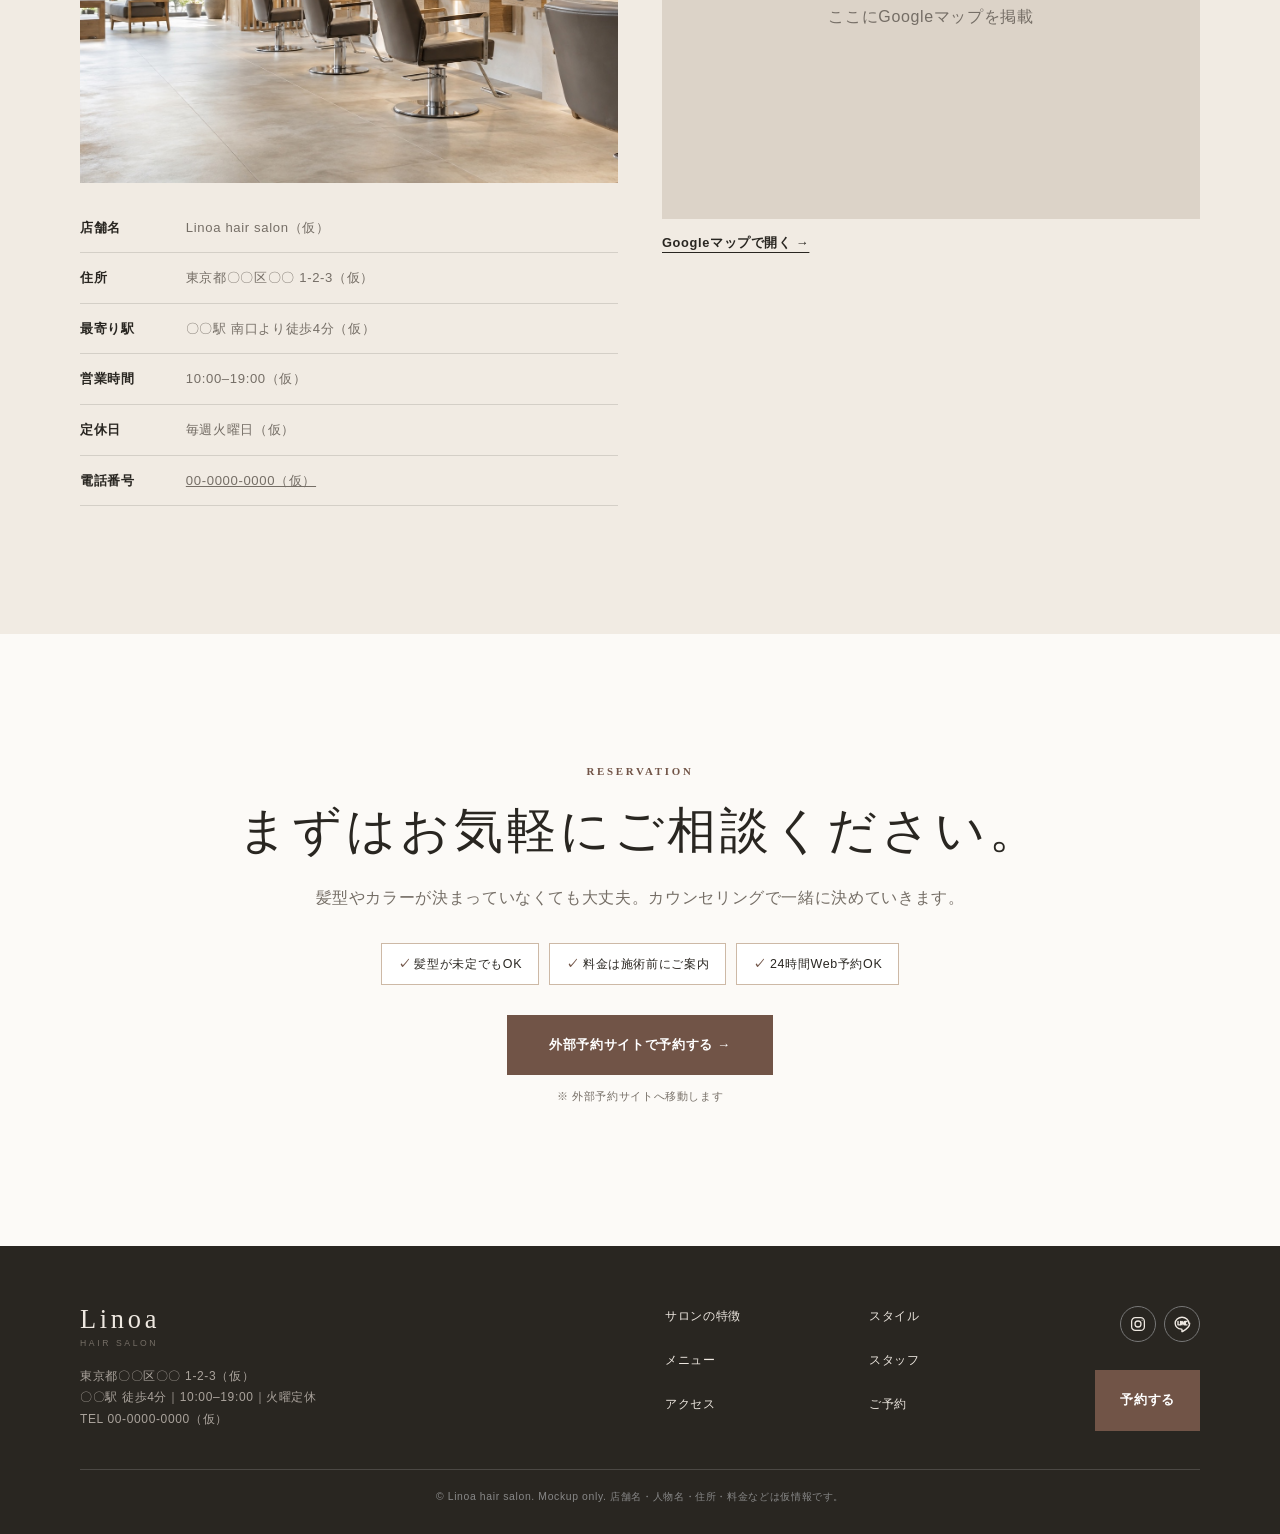
<file: mockup-v2.html>
<!doctype html>
<html lang="ja">
<head>
  <meta charset="utf-8">
  <meta name="viewport" content="width=device-width, initial-scale=1">
  <meta name="description" content="似合う髪型とカラーをご提案する美容院 Linoa のモックアップです。">
  <meta name="theme-color" content="#f8f5f0">
  <title>Linoa｜似合うを、一緒に見つける。</title>
  <style>
    :root{--ink:#292621;--sub:#756e66;--paper:#fcfaf7;--cream:#f1ebe3;--taupe:#cdb9a6;--accent:#715447;--line:rgba(41,38,33,.14);--white:#fff;--serif:"Yu Mincho","Hiragino Mincho ProN",serif;--sans:-apple-system,BlinkMacSystemFont,"Hiragino Kaku Gothic ProN","Yu Gothic",sans-serif;--page:min(1120px,calc(100% - 64px))}
    *,*::before,*::after{box-sizing:border-box}html{scroll-behavior:smooth;scroll-padding-top:84px}body{margin:0;color:var(--ink);background:var(--paper);font-family:var(--sans);line-height:1.8;letter-spacing:.04em}img{display:block;width:100%;height:auto}a{color:inherit}.skip{position:fixed;z-index:100;top:8px;left:8px;padding:8px 12px;color:#fff;background:var(--ink);transform:translateY(-180%)}.skip:focus{transform:none}:focus-visible{outline:3px solid var(--accent);outline-offset:3px}
    .wrap{width:var(--page);margin:auto}.header{position:sticky;top:0;z-index:30;border-bottom:1px solid var(--line);background:rgba(252,250,247,.94);backdrop-filter:blur(12px)}.header-inner{display:flex;min-height:82px;align-items:center;justify-content:space-between;gap:28px}.logo{text-decoration:none;line-height:1}.logo b{display:block;font-family:Georgia,serif;font-size:1.65rem;font-weight:400;letter-spacing:.14em}.logo small{display:block;margin-top:7px;color:var(--sub);font-size:.54rem;letter-spacing:.3em}.nav{display:flex;align-items:center;gap:30px}.nav>a:not(.btn){font-size:.76rem;text-decoration:none}.actions{display:flex;align-items:center;gap:14px}.ig{display:grid;width:36px;height:36px;place-items:center;border:1px solid var(--line);border-radius:50%;text-decoration:none;transition:.2s}.ig svg{width:18px;height:18px;fill:none;stroke:currentColor;stroke-width:1.7;stroke-linecap:round;stroke-linejoin:round}.ig.line svg{width:20px;height:20px}.ig:hover{color:#fff;background:var(--accent);border-color:var(--accent)}.btn{display:inline-flex;min-height:48px;padding:10px 25px;align-items:center;justify-content:center;gap:8px;color:#fff;background:var(--accent);font-size:.82rem;font-weight:700;text-decoration:none;transition:.2s}.btn:hover{background:var(--ink);transform:translateY(-2px)}.menu-button{display:none;width:44px;height:44px;border:1px solid var(--line);background:transparent}.menu-button i{display:block;width:20px;height:1px;margin:5px auto;background:var(--ink)}.drawer{display:none}
    .hero{position:relative;min-height:690px;overflow:hidden}.hero>img{position:absolute;inset:0;width:100%;height:100%;object-fit:cover;object-position:58% 39%}.hero::after{position:absolute;inset:0;background:linear-gradient(90deg,rgba(249,246,241,.94) 0%,rgba(249,246,241,.72) 38%,rgba(249,246,241,.05) 70%);content:""}.hero-inner{position:relative;z-index:2;display:flex;min-height:690px;align-items:center}.hero-copy{max-width:560px}.en{display:block;margin-bottom:14px;color:var(--accent);font-family:Georgia,serif;font-size:.68rem;font-weight:700;letter-spacing:.25em;text-transform:uppercase}.hero h1,.title{margin:0;font-family:var(--serif);font-weight:500;line-height:1.48;letter-spacing:.08em}.hero h1{font-size:clamp(3rem,5.5vw,5.2rem)}.hero-lead{margin:26px 0;color:var(--sub);line-height:2}.chips{display:flex;flex-wrap:wrap;gap:8px;margin-bottom:28px}.chip{display:inline-block;padding:4px 11px;border:1px solid var(--taupe);border-radius:999px;color:var(--sub);background:rgba(255,255,255,.62);font-size:.7rem}.hero-cta{display:flex;align-items:center;gap:22px}.text-link{font-size:.8rem;font-weight:700;text-underline-offset:5px}
    .section{padding:clamp(84px,10vw,140px) 0}.alt{background:var(--cream)}.section-head{margin-bottom:46px;text-align:center}.title{font-size:clamp(2rem,3.8vw,3.35rem)}.lead{max-width:670px;margin:16px auto 0;color:var(--sub)}.worry{display:flex;margin-bottom:34px;padding:22px 26px;align-items:center;justify-content:center;gap:34px;border:1px solid var(--line);background:var(--paper)}.worry b{font-family:var(--serif);font-size:1.1rem}.worry ul{display:flex;margin:0;padding:0;gap:10px 24px;flex-wrap:wrap;color:var(--sub);font-size:.82rem;list-style:none}.worry li::before{content:"✓ ";color:var(--accent);font-weight:700}.feature-grid,.staff-grid{display:grid;grid-template-columns:repeat(3,1fr);gap:22px}.feature-card,.staff-card{overflow:hidden;background:var(--paper);border:1px solid var(--line)}.feature-card img{aspect-ratio:4/3;object-fit:cover}.feature-body,.staff-body{padding:24px}.num{color:var(--taupe);font-family:Georgia,serif;font-size:.72rem;letter-spacing:.16em}.feature-body h3,.staff-body h3{margin:8px 0 10px;font-family:var(--serif);font-size:1.3rem;font-weight:500}.feature-body p:last-child,.staff-copy{margin:0;color:var(--sub);font-size:.83rem}
    .tabs{display:flex;position:sticky;top:82px;z-index:8;margin:0 0 42px;justify-content:center;gap:8px;padding:10px;background:rgba(252,250,247,.94);backdrop-filter:blur(10px)}.tabs a{min-width:130px;padding:8px 18px;border:1px solid var(--line);font-size:.78rem;text-align:center;text-decoration:none}.tabs a:first-child{color:#fff;background:var(--ink)}.style-row+.style-row{margin-top:64px}.style-row-head{display:flex;margin-bottom:18px;padding-bottom:10px;align-items:end;justify-content:space-between;border-bottom:1px solid var(--ink)}.style-row-head h3{margin:0;font-family:var(--serif);font-size:1.45rem;font-weight:500}.style-row-head small{margin-left:10px;color:var(--sub);font-family:var(--sans);font-size:.62rem;letter-spacing:.2em}.style-list{display:grid;margin:0;padding:0;grid-template-columns:repeat(4,1fr);gap:16px;list-style:none}.style-card img{aspect-ratio:3/4;object-fit:cover}.style-card h4{margin:13px 0 5px;font-family:var(--serif);font-size:1rem;font-weight:500}.style-card .chip{padding:2px 8px;font-size:.62rem}
    .menu-layout{display:grid;grid-template-columns:1.15fr .85fr;gap:46px;align-items:start}.menu-main{position:relative;padding:42px;border:1px solid var(--accent);background:var(--paper)}.badge{position:absolute;top:-14px;left:26px;padding:3px 14px;color:#fff;background:var(--accent);font-size:.68rem}.menu-main h3{margin:0;font-family:var(--serif);font-size:1.75rem;font-weight:500}.price{margin:14px 0 0;font-family:Georgia,serif;font-size:2.4rem}.time{margin:0;color:var(--sub);font-size:.82rem}.flow{display:grid;margin:24px 0;padding:0;grid-template-columns:repeat(4,1fr);gap:6px;list-style:none}.flow li{padding:10px 5px;background:var(--cream);font-size:.68rem;text-align:center}.flow b{display:block;color:var(--taupe);font-size:.58rem}.menu-main .btn{width:100%}.price-list{margin:0;border-top:1px solid var(--line)}.price-list div{display:flex;padding:16px 4px;justify-content:space-between;gap:12px;border-bottom:1px solid var(--line);font-size:.83rem}.price-list dd{margin:0;font-family:Georgia,serif;font-weight:700;white-space:nowrap}.menu-side .text-link{display:inline-block;margin-top:18px}
    .staff-card img{aspect-ratio:1;object-fit:cover}.role{margin:0;color:var(--sub);font-size:.66rem;letter-spacing:.11em}.staff-tags{display:flex;margin:10px 0;flex-wrap:wrap;gap:5px}.outline{width:100%;margin-top:18px;color:var(--accent);background:transparent;border:1px solid var(--accent)}.outline:hover{color:#fff}
    .access-layout{display:grid;grid-template-columns:1fr 1fr;gap:44px}.interior{aspect-ratio:4/3;object-fit:cover}.info{margin:20px 0 0}.info div{display:grid;padding:13px 0;grid-template-columns:7em 1fr;gap:14px;border-bottom:1px solid var(--line);font-size:.82rem}.info dt{font-weight:700}.info dd{margin:0;color:var(--sub)}.map{display:grid;min-height:440px;place-items:center;background:#dcd3c8;color:var(--sub);text-align:center}.map strong{display:block;font-family:Georgia,serif;font-size:1.3rem;letter-spacing:.16em}.map+.text-link{display:inline-block;margin-top:12px}.final{text-align:center}.checks{display:flex;margin:30px 0;padding:0;justify-content:center;flex-wrap:wrap;gap:10px;list-style:none}.checks li{padding:9px 16px;border:1px solid var(--taupe);background:#fff;font-size:.78rem}.checks li::before{content:"✓ ";color:var(--accent);font-weight:700}.final .btn{min-height:60px;padding-inline:42px}.note{color:var(--sub);font-size:.7rem}
    .footer{padding:60px 0 28px;color:#eee8e1;background:var(--ink)}.footer-grid{display:grid;grid-template-columns:1.4fr 1fr auto;gap:44px}.footer-info{margin:18px 0 0;color:#aaa39c;font-size:.75rem}.footer-nav{display:grid;grid-template-columns:1fr 1fr;gap:8px 22px;font-size:.75rem}.footer-nav a{text-decoration:none}.footer-side{display:grid;justify-items:end;gap:15px}.footer-social{display:flex;gap:8px}.footer .ig{border-color:#777}.copy{margin:38px 0 0;padding-top:18px;border-top:1px solid #4b4844;color:#888;font-size:.65rem;text-align:center}.sp-reserve{display:none}
    @media(max-width:760px){:root{--page:min(100% - 32px,560px)}html{scroll-padding-top:66px}.header-inner{min-height:66px}.nav,.actions>.ig,.actions>.btn{display:none}.menu-button{display:block}.drawer.is-open{display:block;border-top:1px solid var(--line)}.drawer a{display:block;padding:13px 16px;border-bottom:1px solid var(--line);font-size:.82rem;text-decoration:none}.hero,.hero-inner{min-height:660px}.hero>img{object-position:62% 30%}.hero::after{background:linear-gradient(0deg,rgba(249,246,241,.98) 0%,rgba(249,246,241,.84) 46%,rgba(249,246,241,.08) 78%)}.hero-inner{align-items:flex-end;padding-bottom:54px}.hero h1{font-size:clamp(2.55rem,13vw,4rem)}.hero-lead{margin:18px 0;line-height:1.8}.hero-cta{align-items:stretch;flex-direction:column}.hero-cta .btn{width:100%}.worry{align-items:flex-start;flex-direction:column;gap:10px}.worry ul{flex-direction:column;gap:4px}.feature-grid{grid-template-columns:1fr}.feature-card{display:grid;grid-template-columns:112px 1fr}.feature-card img{height:100%;aspect-ratio:auto}.tabs{top:66px;margin-inline:-16px;justify-content:flex-start}.tabs a{min-width:0;flex:1;padding-inline:4px}.style-list,.staff-grid{grid-template-columns:none;grid-auto-flow:column;grid-auto-columns:72%;overflow-x:auto;scroll-snap-type:x mandatory;margin-right:-16px;padding-right:16px;padding-bottom:10px}.style-card,.staff-card{scroll-snap-align:start}.menu-layout,.access-layout{grid-template-columns:1fr}.menu-main{padding:34px 20px 22px}.flow{grid-template-columns:1fr 1fr}.info div{grid-template-columns:5.5em 1fr}.map{min-height:260px}.footer{padding-bottom:100px}.footer-grid{grid-template-columns:1fr}.footer-side{justify-items:start}.footer .btn{width:100%}.sp-reserve{display:block;position:sticky;bottom:0;z-index:40;padding:9px 16px calc(9px + env(safe-area-inset-bottom));background:rgba(252,250,247,.96);border-top:1px solid var(--line)}.sp-reserve .btn{width:100%}}
    @media(prefers-reduced-motion:reduce){html{scroll-behavior:auto}*{transition:none!important}}
  </style>
</head>
<body>
  <a class="skip" href="#main">本文へ移動</a>
  <header class="header"><div class="wrap header-inner"><a class="logo" href="#top" aria-label="Linoa トップへ"><b>Linoa</b><small>HAIR SALON</small></a><nav class="nav" aria-label="メインメニュー"><a href="#features">サロンの特徴</a><a href="#styles">スタイル</a><a href="#menu">メニュー</a><a href="#staff">スタッフ</a><a href="#access">アクセス</a></nav><div class="actions"><a class="ig" href="#" aria-label="Instagram"><svg viewBox="0 0 24 24" aria-hidden="true"><rect x="3.5" y="3.5" width="17" height="17" rx="5"></rect><circle cx="12" cy="12" r="4"></circle><circle cx="17.5" cy="6.7" r=".8" fill="currentColor" stroke="none"></circle></svg></a><a class="btn" href="#booking">予約する</a><button class="menu-button" type="button" aria-label="メニューを開く" aria-expanded="false"><i></i><i></i><i></i></button></div></div><nav class="drawer" aria-label="スマートフォンメニュー"><a href="#features">サロンの特徴</a><a href="#styles">スタイル</a><a href="#menu">メニュー</a><a href="#staff">スタッフ</a><a href="#access">アクセス</a></nav></header>
  <main id="main">
    <section class="hero" id="top"><img src="images/hero-salon.jpg" alt="艶のあるレイヤーヘアとアッシュベージュカラーの女性" width="1024" height="1536"><div class="wrap hero-inner"><div class="hero-copy"><span class="en">Find your own beauty</span><h1>似合うを、<br>一緒に見つける。</h1><p class="hero-lead">似合う髪型や色が分からなくても大丈夫。<br>丁寧なカウンセリングとカット・カラーの技術で、<br>あなたらしいスタイルをご提案します。</p><div class="chips"><span class="chip">似合わせ提案</span><span class="chip">再現性の高いカット</span><span class="chip">肌になじむカラー</span></div><div class="hero-cta"><a class="btn" href="#booking">WEB予約はこちら →</a><a class="text-link" href="#styles">スタイルを見る</a></div></div></div></section>
    <section class="section alt" id="features"><div class="wrap"><div class="section-head"><span class="en">Concept</span><h2 class="title">あなたに似合う、を見つけるサロン。</h2><p class="lead">悩みや理想をゆっくりお聞きし、今のあなたに心地よくなじむスタイルを一緒につくります。</p></div><div class="worry"><b>こんなお悩みありませんか？</b><ul><li>似合う髪型が分からない</li><li>カラー選びに迷う</li><li>家で再現できない</li></ul></div><div class="feature-grid"><article class="feature-card"><img src="images/feature-consult-v2.jpg" alt="スタイリストと相談するお客様" loading="lazy"><div class="feature-body"><span class="num">POINT 01</span><h3>似合わせ提案</h3><p>顔立ち・髪質・ライフスタイルから、似合う髪型と色をご提案します。</p></div></article><article class="feature-card"><img src="images/feature-cut-v2.jpg" alt="丁寧に髪をカットする様子" loading="lazy"><div class="feature-body"><span class="num">POINT 02</span><h3>カット技術</h3><p>乾かすだけでまとまる、扱いやすさと再現性を大切にしています。</p></div></article><article class="feature-card"><img src="images/feature-color-v2.jpg" alt="髪にカラー剤を塗布する様子" loading="lazy"><div class="feature-body"><span class="num">POINT 03</span><h3>カラー技術</h3><p>肌や雰囲気になじむ色味を、ダメージに配慮しながら表現します。</p></div></article></div></div></section>
    <section class="section" id="styles"><div class="wrap"><div class="section-head"><span class="en">Style</span><h2 class="title">ヘアスタイル</h2><p class="lead">長さ別に、カットとカラーの仕上がりをご覧いただけます。</p></div><nav class="tabs"><a href="#long">ロング</a><a href="#medium">セミロング</a><a href="#short">ショート</a></nav>
      <div class="style-row" id="long"><div class="style-row-head"><h3>ロング<small>LONG</small></h3><a class="text-link" href="#">もっと見る →</a></div><ul class="style-list"><li class="style-card"><img src="images/style-long.jpg" alt="ベージュブラウンのロングレイヤー" loading="lazy"><h4>エアリーロング</h4><span class="chip">ベージュ</span> <span class="chip">レイヤー</span></li><li class="style-card"><img src="images/hero-salon.jpg" alt="アッシュベージュのロングヘア" loading="lazy"><h4>艶感アッシュ</h4><span class="chip">アッシュ</span> <span class="chip">艶カラー</span></li><li class="style-card"><img src="images/style-long.jpg" alt="柔らかなロングレイヤー" loading="lazy"><h4>フェイスレイヤー</h4><span class="chip">カット</span> <span class="chip">ブラウン</span></li><li class="style-card"><img src="images/hero-salon.jpg" alt="上品なロングスタイル" loading="lazy"><h4>シアーベージュ</h4><span class="chip">カラー</span> <span class="chip">ロング</span></li></ul></div>
      <div class="style-row" id="medium"><div class="style-row-head"><h3>セミロング<small>MEDIUM</small></h3><a class="text-link" href="#">もっと見る →</a></div><ul class="style-list"><li class="style-card"><img src="images/style-medium.jpg" alt="グレージュのセミロング" loading="lazy"><h4>ソフトグレージュ</h4><span class="chip">グレージュ</span> <span class="chip">レイヤー</span></li><li class="style-card"><img src="images/style-medium.jpg" alt="外はねのセミロング" loading="lazy"><h4>外はねミディ</h4><span class="chip">カット</span> <span class="chip">透明感</span></li><li class="style-card"><img src="images/style-medium.jpg" alt="ナチュラルなセミロング" loading="lazy"><h4>ナチュラルミディ</h4><span class="chip">ブラウン</span> <span class="chip">艶髪</span></li><li class="style-card"><img src="images/style-medium.jpg" alt="軽やかなミディアムヘア" loading="lazy"><h4>軽やかレイヤー</h4><span class="chip">レイヤー</span> <span class="chip">グレージュ</span></li></ul></div>
      <div class="style-row" id="short"><div class="style-row-head"><h3>ショート<small>SHORT</small></h3><a class="text-link" href="#">もっと見る →</a></div><ul class="style-list"><li class="style-card"><img src="images/style-short.jpg" alt="温かみのあるショートボブ" loading="lazy"><h4>丸みショートボブ</h4><span class="chip">ショート</span> <span class="chip">ブラウン</span></li><li class="style-card"><img src="images/style-short.jpg" alt="コンパクトなショートスタイル" loading="lazy"><h4>コンパクトショート</h4><span class="chip">カット</span> <span class="chip">小顔</span></li><li class="style-card"><img src="images/style-short.jpg" alt="柔らかなショートヘア" loading="lazy"><h4>やわらかショート</h4><span class="chip">ベージュ</span> <span class="chip">艶感</span></li><li class="style-card"><img src="images/style-short.jpg" alt="上品なショートボブ" loading="lazy"><h4>大人ショート</h4><span class="chip">ボブ</span> <span class="chip">ブラウン</span></li></ul></div>
    </div></section>
    <section class="section alt" id="menu"><div class="wrap"><div class="section-head"><span class="en">Menu</span><h2 class="title">おすすめメニュー</h2></div><div class="menu-layout"><article class="menu-main"><span class="badge">初めての方におすすめ</span><h3>カット＋似合わせカラー</h3><p class="price">¥13,200 <small>税込</small></p><p class="time">所要時間：約150分</p><ol class="flow"><li><b>STEP 1</b>カウンセリング</li><li><b>STEP 2</b>カット</li><li><b>STEP 3</b>カラー</li><li><b>STEP 4</b>仕上げ</li></ol><a class="btn" href="#booking">このメニューで予約する</a></article><div class="menu-side"><dl class="price-list"><div><dt>カット</dt><dd>¥5,500〜</dd></div><div><dt>カラー</dt><dd>¥7,700〜</dd></div><div><dt>カット＋カラー＋トリートメント</dt><dd>¥16,500〜</dd></div><div><dt>ケアカラーへ変更</dt><dd>+¥2,200</dd></div></dl><a class="text-link" href="#">メニュー・料金一覧を見る →</a></div></div></div></section>
    <section class="section" id="staff"><div class="wrap"><div class="section-head"><span class="en">Staff</span><h2 class="title">スタッフ紹介</h2><p class="lead">得意なスタイルや雰囲気から、あなたに合うスタイリストをお選びください。</p></div><div class="staff-grid"><article class="staff-card"><img src="images/staff-misaki-v2.jpg" alt="オーナースタイリスト 佐藤美咲" loading="lazy"><div class="staff-body"><p class="role">OWNER / STYLIST</p><h3>佐藤 美咲 <small>（仮名）</small></h3><div class="staff-tags"><span class="chip">似合わせカット</span><span class="chip">透明感カラー</span></div><p class="staff-copy">髪型が決まっていなくても大丈夫。一緒に似合うスタイルを見つけます。</p><a class="btn outline" href="#booking">指名して予約する</a></div></article><article class="staff-card"><img src="images/staff-yui-v2.jpg" alt="スタイリスト 高橋結衣" loading="lazy"><div class="staff-body"><p class="role">HAIR STYLIST</p><h3>高橋 結衣 <small>（仮名）</small></h3><div class="staff-tags"><span class="chip">ショート</span><span class="chip">ハイライト</span></div><p class="staff-copy">毎朝のセットが楽になる、扱いやすいショートが得意です。</p><a class="btn outline" href="#booking">指名して予約する</a></div></article><article class="staff-card"><img src="images/staff-ren-v2.jpg" alt="カラーリスト 伊藤蓮" loading="lazy"><div class="staff-body"><p class="role">COLORIST</p><h3>伊藤 蓮 <small>（仮名）</small></h3><div class="staff-tags"><span class="chip">ケアカラー</span><span class="chip">グレージュ</span></div><p class="staff-copy">髪への負担を抑えながら、柔らかな色と艶を引き出します。</p><a class="btn outline" href="#booking">指名して予約する</a></div></article></div></div></section>
    <section class="section alt" id="access"><div class="wrap"><div class="section-head" style="text-align:left"><span class="en">Access</span><h2 class="title">店舗情報・アクセス</h2></div><div class="access-layout"><div><img class="interior" src="images/salon-interior-v2.jpg" alt="木と自然光を取り入れたLinoaの店内イメージ" loading="lazy"><dl class="info"><div><dt>店舗名</dt><dd>Linoa hair salon（仮）</dd></div><div><dt>住所</dt><dd>東京都〇〇区〇〇 1-2-3（仮）</dd></div><div><dt>最寄り駅</dt><dd>〇〇駅 南口より徒歩4分（仮）</dd></div><div><dt>営業時間</dt><dd>10:00–19:00（仮）</dd></div><div><dt>定休日</dt><dd>毎週火曜日（仮）</dd></div><div><dt>電話番号</dt><dd><a href="tel:0000000000">00-0000-0000（仮）</a></dd></div></dl></div><div><div class="map" role="img" aria-label="Googleマップ掲載予定位置"><div><strong>MAP</strong><span>ここにGoogleマップを掲載</span></div></div><a class="text-link" href="#">Googleマップで開く →</a></div></div></div></section>
    <section class="section final" id="booking"><div class="wrap"><span class="en">Reservation</span><h2 class="title">まずはお気軽にご相談ください。</h2><p class="lead">髪型やカラーが決まっていなくても大丈夫。カウンセリングで一緒に決めていきます。</p><ul class="checks"><li>髪型が未定でもOK</li><li>料金は施術前にご案内</li><li>24時間Web予約OK</li></ul><a class="btn" href="#">外部予約サイトで予約する →</a><p class="note">※ 外部予約サイトへ移動します</p></div></section>
  </main>
  <footer class="footer"><div class="wrap"><div class="footer-grid"><div><a class="logo" href="#top"><b>Linoa</b><small>HAIR SALON</small></a><p class="footer-info">東京都〇〇区〇〇 1-2-3（仮）<br>〇〇駅 徒歩4分｜10:00–19:00｜火曜定休<br>TEL 00-0000-0000（仮）</p></div><nav class="footer-nav"><a href="#features">サロンの特徴</a><a href="#styles">スタイル</a><a href="#menu">メニュー</a><a href="#staff">スタッフ</a><a href="#access">アクセス</a><a href="#booking">ご予約</a></nav><div class="footer-side"><div class="footer-social"><a class="ig" href="#" aria-label="Instagram"><svg viewBox="0 0 24 24" aria-hidden="true"><rect x="3.5" y="3.5" width="17" height="17" rx="5"></rect><circle cx="12" cy="12" r="4"></circle><circle cx="17.5" cy="6.7" r=".8" fill="currentColor" stroke="none"></circle></svg></a><a class="ig line" href="#" aria-label="LINE"><svg viewBox="0 0 24 24" aria-hidden="true"><path d="M20.2 11.1c0-4-3.7-7.2-8.2-7.2s-8.2 3.2-8.2 7.2c0 3.6 3.2 6.6 7.4 7.1.3.1.7.2.8.5.1.2.1.6 0 1l-.1.8c0 .2-.2.9.7.5.9-.4 4.9-2.9 6.7-5 1.2-1.5 1.9-3.1 1.9-4.9Z"></path><path d="M7.2 9v4M7.2 13h2M10.3 9v4M12 13V9l2.7 4V9M18 9h-2v4h2"></path></svg></a></div><a class="btn" href="#booking">予約する</a></div></div><p class="copy">© Linoa hair salon. Mockup only. 店舗名・人物名・住所・料金などは仮情報です。</p></div></footer>
  <div class="sp-reserve"><a class="btn" href="#booking">予約する（外部予約サイト）</a></div>
  <script>const b=document.querySelector('.menu-button'),d=document.querySelector('.drawer');b.addEventListener('click',()=>{const o=d.classList.toggle('is-open');b.setAttribute('aria-expanded',o);b.setAttribute('aria-label',o?'メニューを閉じる':'メニューを開く')});d.addEventListener('click',e=>{if(e.target.closest('a')){d.classList.remove('is-open');b.setAttribute('aria-expanded','false')}});</script>
</body>
</html>
</file>
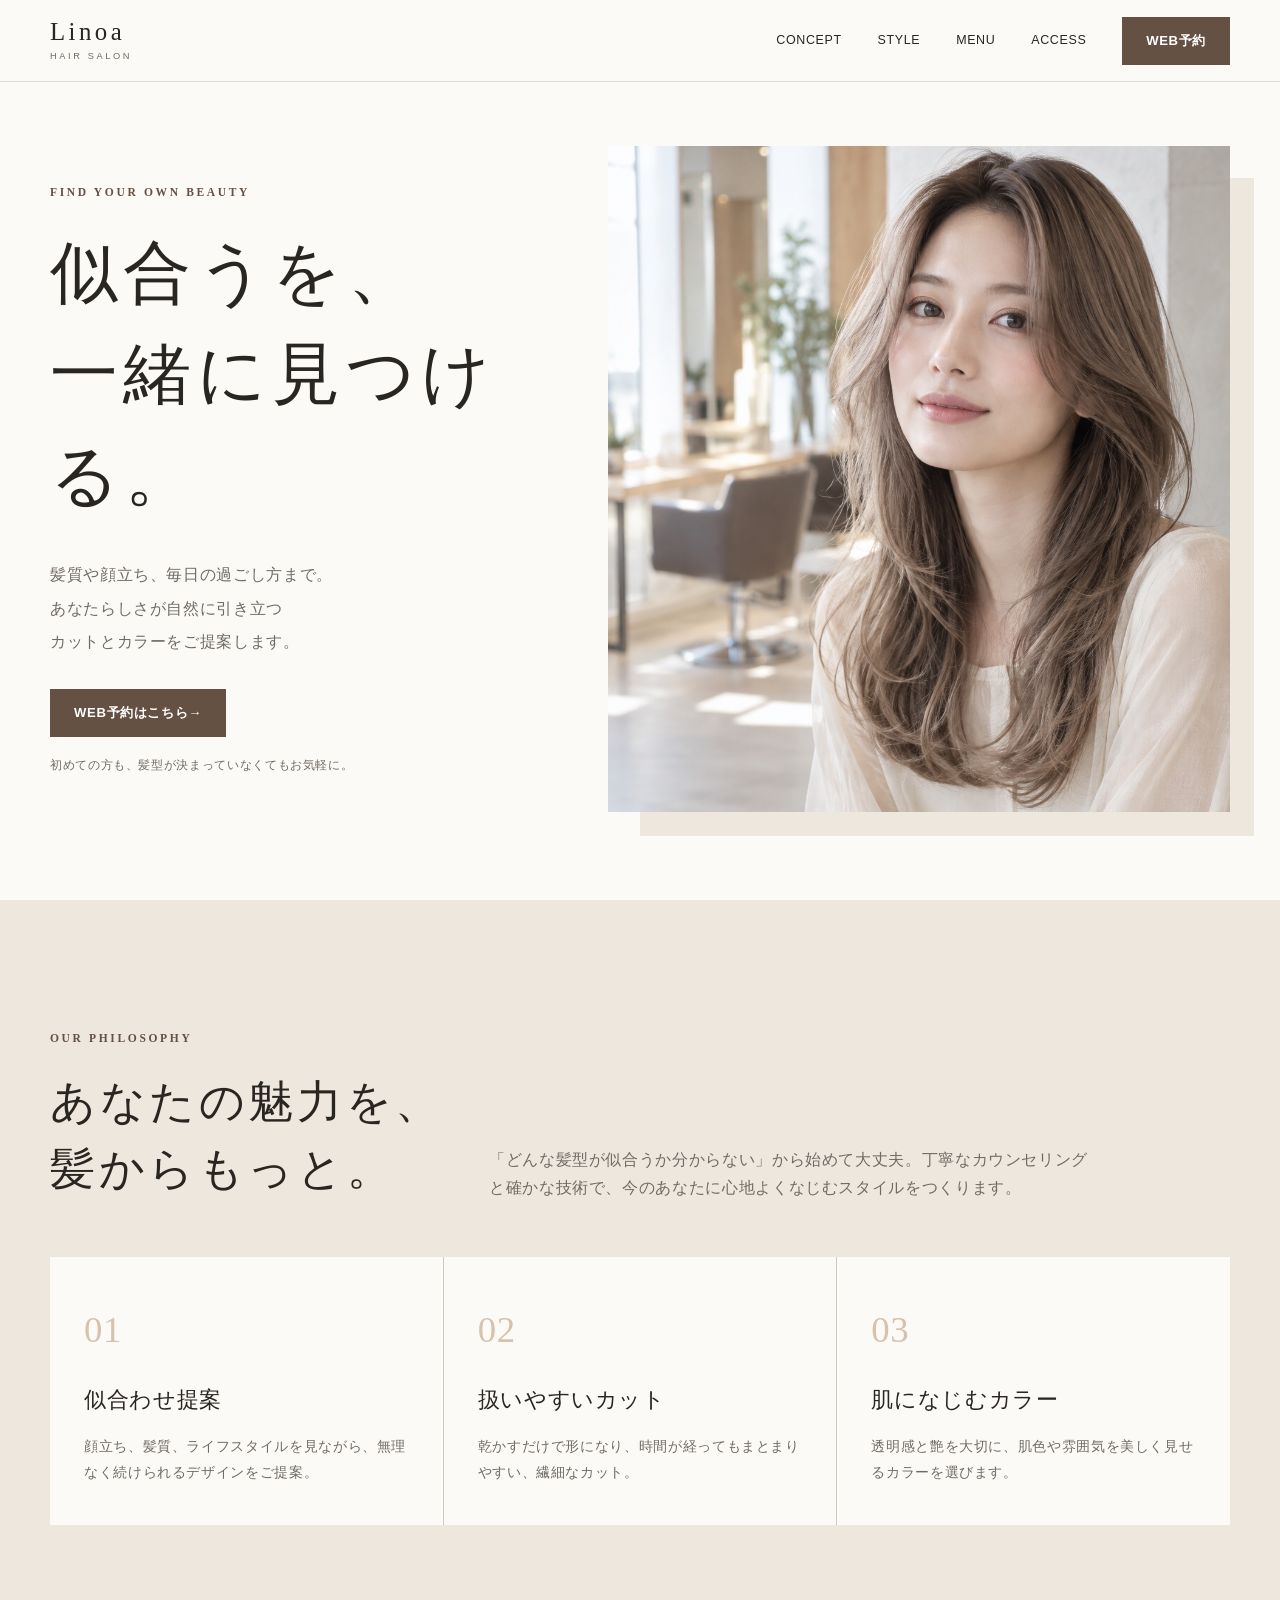
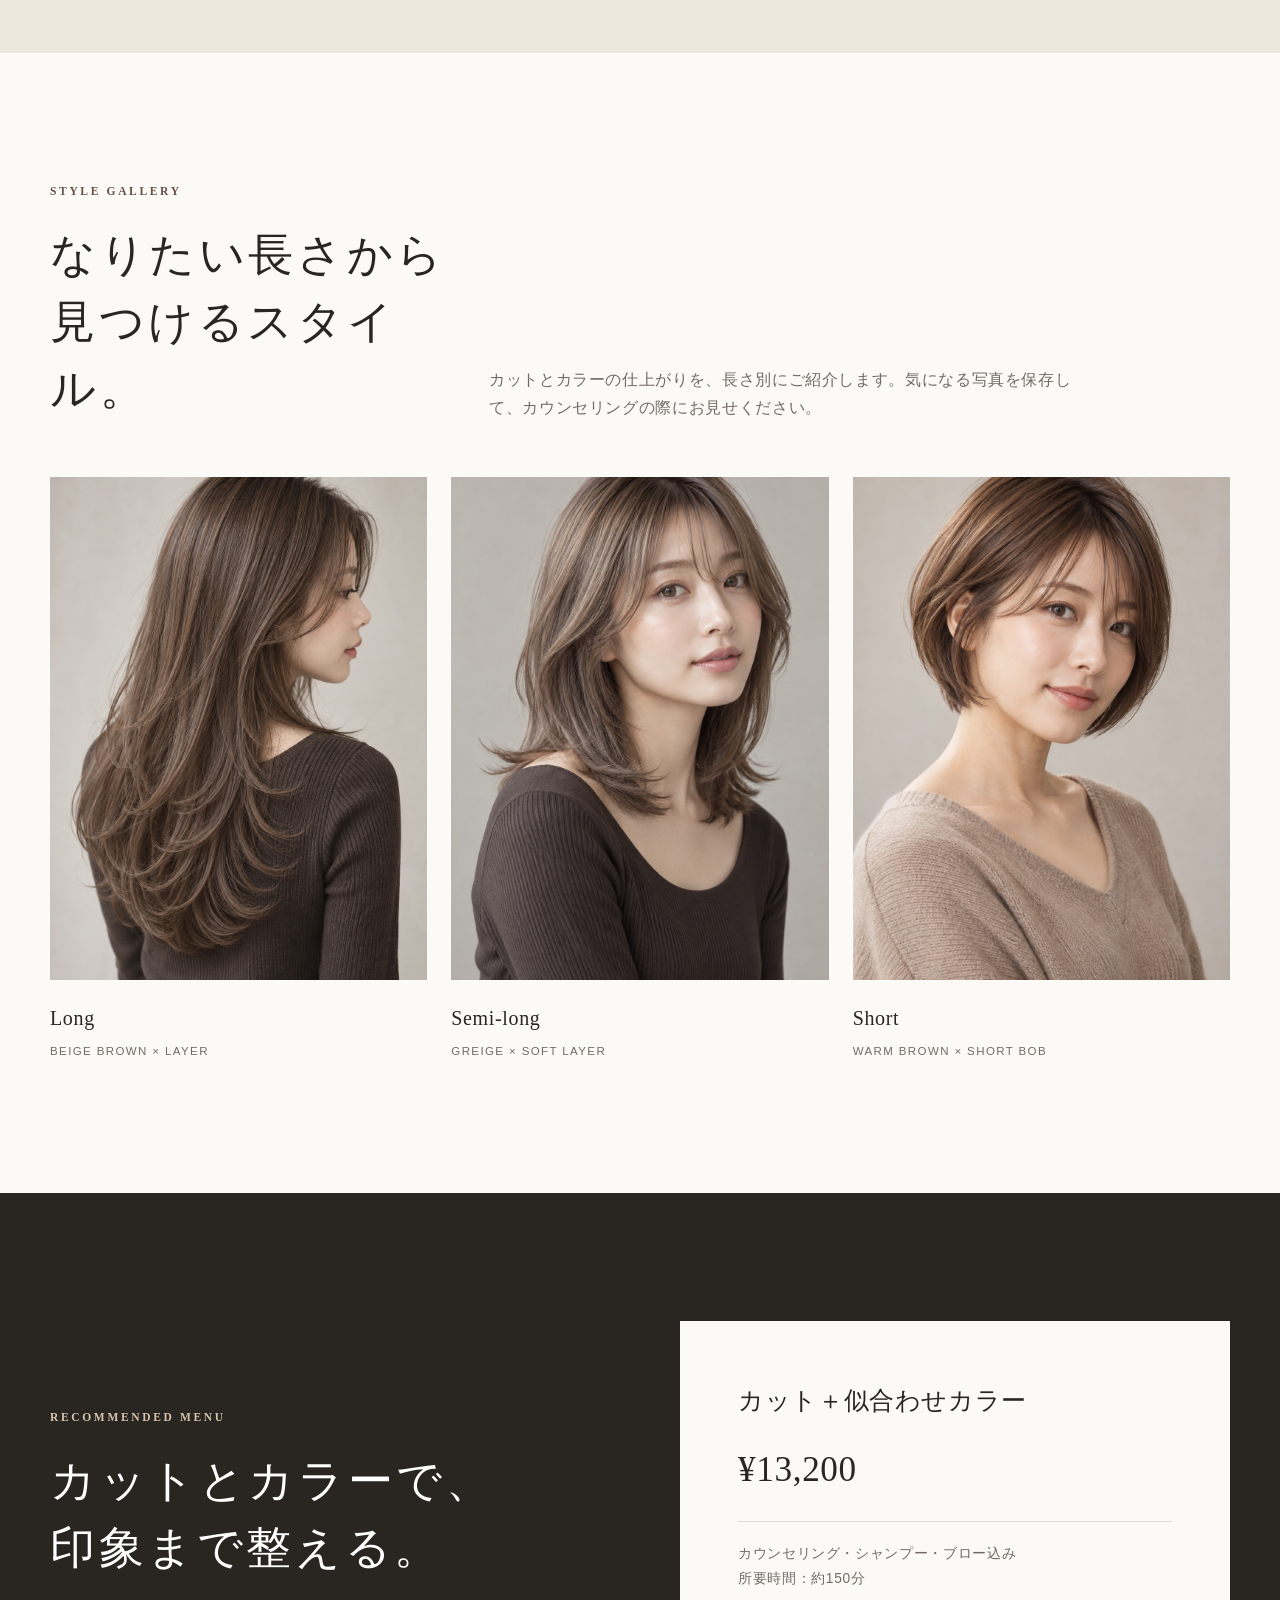
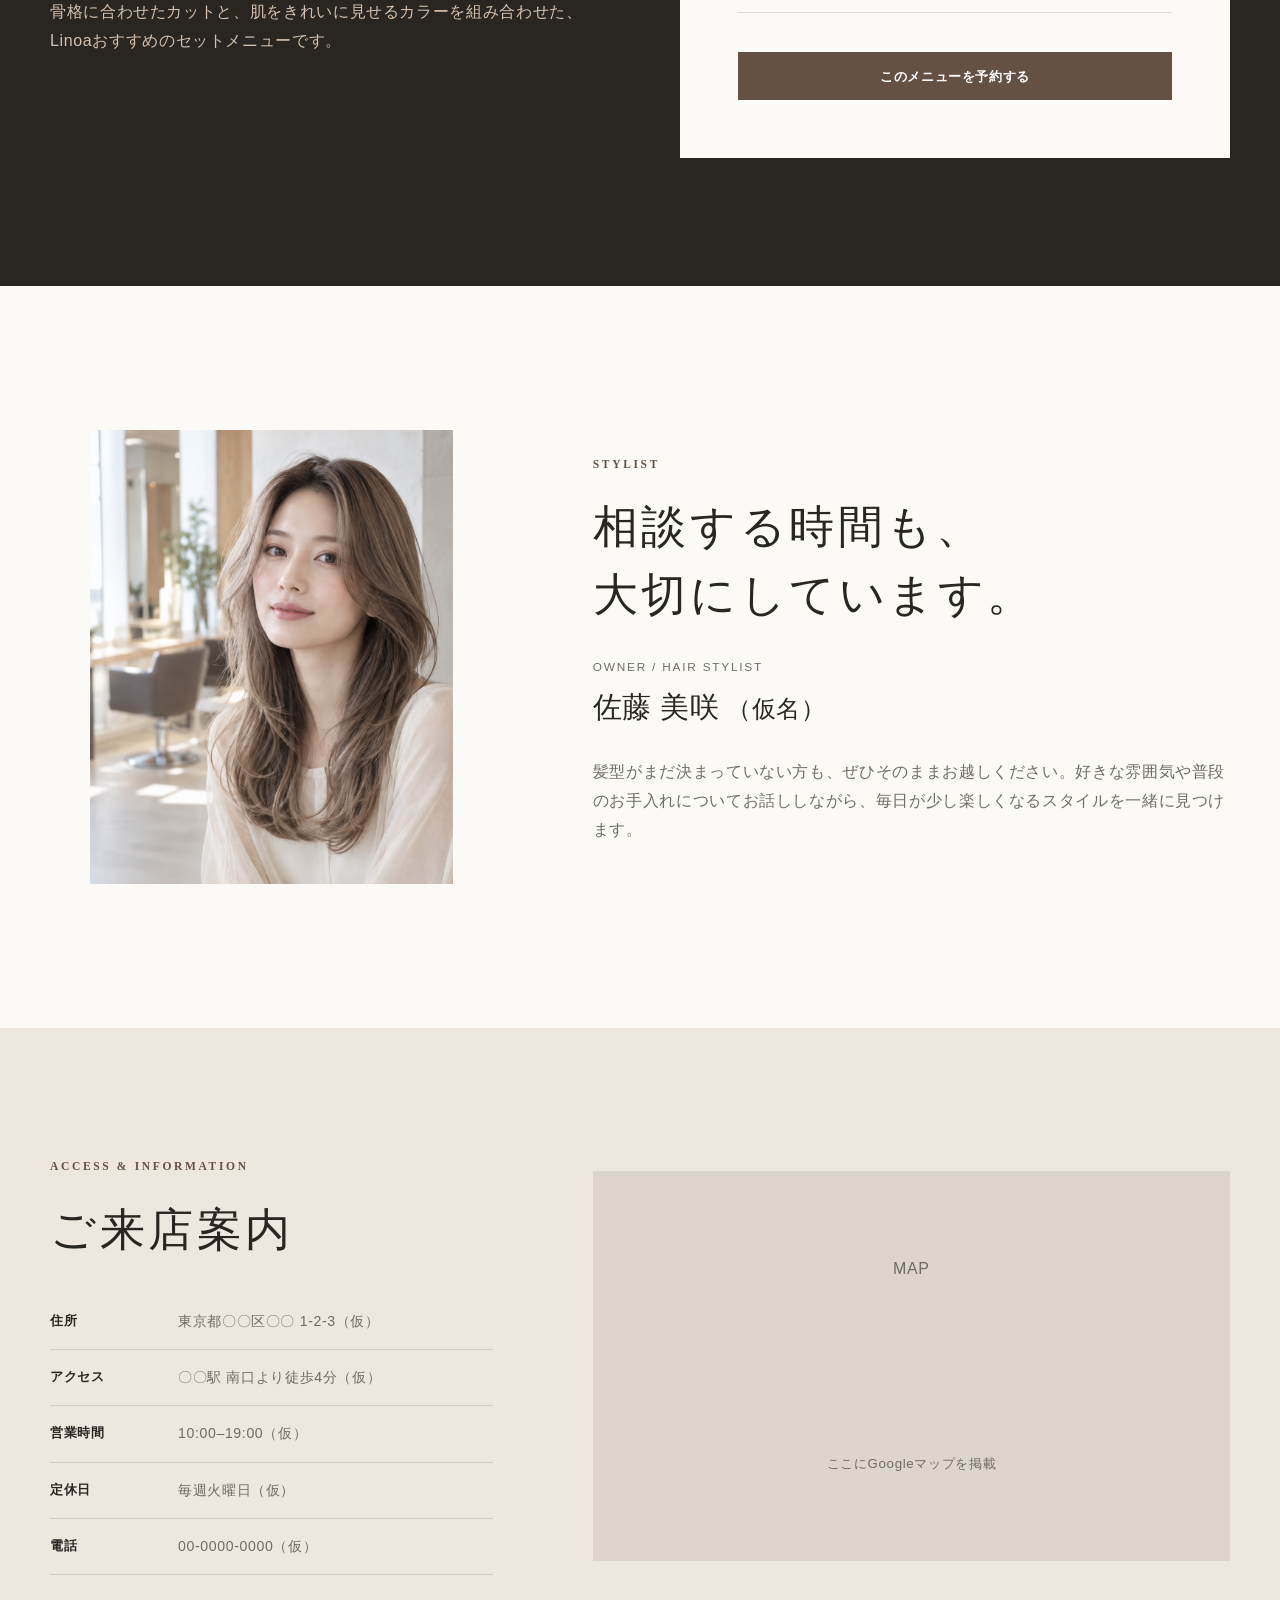
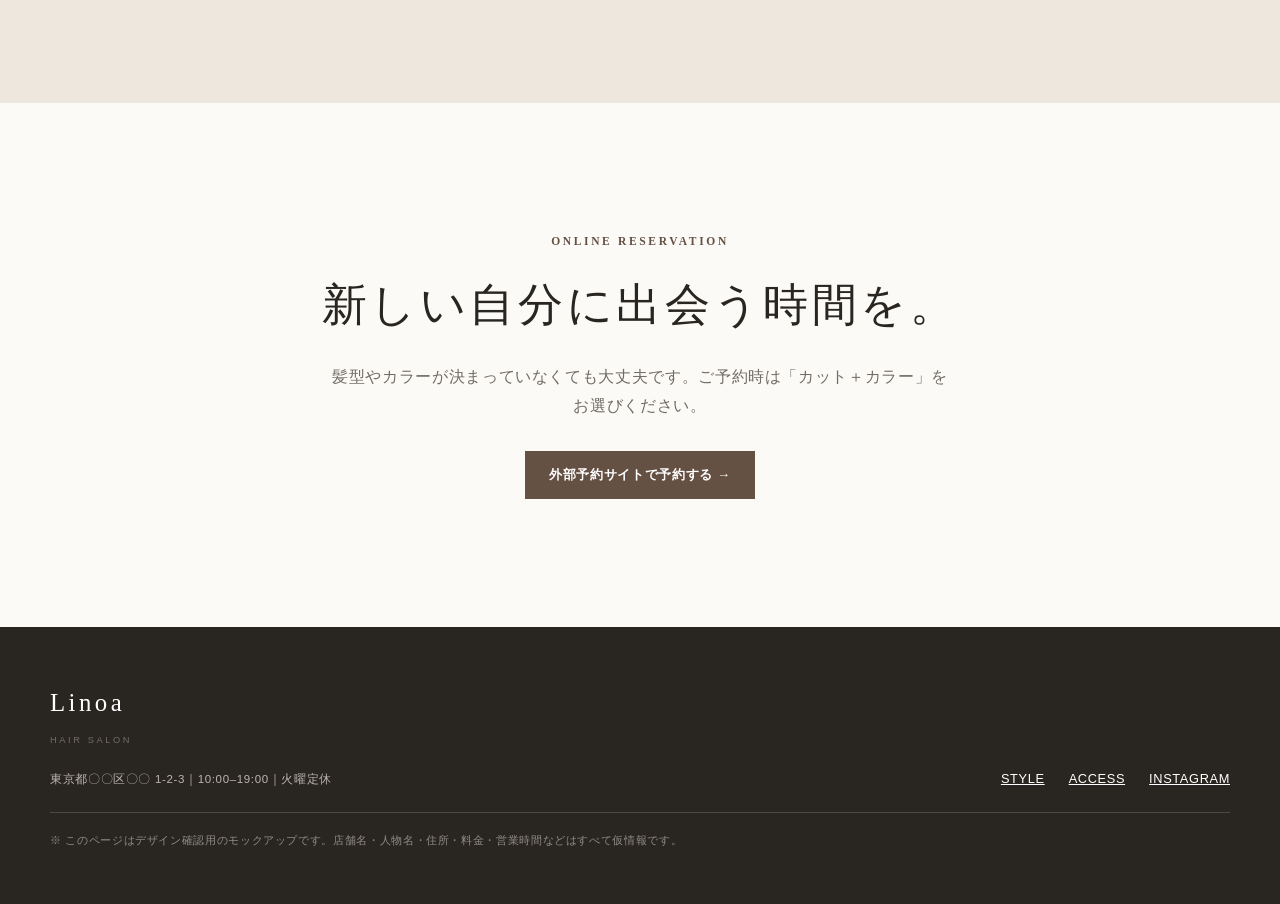
<file: mockup.html>
<!doctype html>
<html lang="ja">
  <head>
    <meta charset="utf-8">
    <meta name="viewport" content="width=device-width, initial-scale=1">
    <meta name="description" content="似合う髪型とカラーをご提案するヘアサロン Linoa のWebサイトモックアップです。">
    <meta name="theme-color" content="#f6f2ed">
    <title>Linoa hair salon｜似合うを、一緒に見つける。</title>
    <style>
      :root {
        --ink: #292622;
        --sub: #716b64;
        --paper: #fcfaf7;
        --sand: #eee7de;
        --beige: #d6c2ad;
        --accent: #655044;
        --line: rgba(41, 38, 34, 0.14);
        --white: #fff;
        --serif: "Yu Mincho", "Hiragino Mincho ProN", serif;
        --sans: -apple-system, BlinkMacSystemFont, "Hiragino Kaku Gothic ProN", "Yu Gothic", sans-serif;
        --page: min(1180px, calc(100% - 64px));
      }

      *, *::before, *::after { box-sizing: border-box; }
      html { scroll-behavior: smooth; scroll-padding-top: 92px; }
      body { margin: 0; color: var(--ink); background: var(--paper); font-family: var(--sans); line-height: 1.8; letter-spacing: .04em; }
      img { display: block; width: 100%; height: auto; }
      a { color: inherit; }
      :focus-visible { outline: 3px solid var(--accent); outline-offset: 4px; }
      .skip { position: fixed; top: 8px; left: 8px; z-index: 100; padding: 8px 12px; color: white; background: var(--ink); transform: translateY(-160%); }
      .skip:focus { transform: none; }
      .site-header { position: sticky; top: 0; z-index: 20; display: flex; min-height: 82px; padding: 0 max(32px, calc((100vw - 1180px) / 2)); align-items: center; justify-content: space-between; gap: 32px; background: rgba(252,250,247,.94); border-bottom: 1px solid var(--line); backdrop-filter: blur(12px); }
      .logo { text-decoration: none; line-height: 1; }
      .logo-main { display: block; font-family: Georgia, serif; font-size: 1.55rem; letter-spacing: .14em; }
      .logo-sub { display: block; margin-top: 7px; color: var(--sub); font-size: .58rem; letter-spacing: .28em; }
      .nav { display: flex; align-items: center; gap: clamp(18px, 2.8vw, 40px); }
      .nav > a:not(.reserve) { font-size: .78rem; text-decoration: none; }
      .reserve { display: inline-flex; min-height: 48px; padding: 10px 24px; align-items: center; justify-content: center; color: var(--white); background: var(--accent); font-size: .82rem; font-weight: 700; text-decoration: none; transition: transform .2s, background .2s; }
      .reserve:hover { background: var(--ink); transform: translateY(-2px); }
      .hero { display: grid; width: var(--page); min-height: calc(100vh - 82px); margin: auto; grid-template-columns: .86fr 1.14fr; align-items: center; gap: clamp(36px, 7vw, 100px); padding: 56px 0 80px; }
      .eyebrow { margin: 0 0 20px; color: var(--accent); font-family: Georgia, serif; font-size: .72rem; font-weight: 700; letter-spacing: .23em; text-transform: uppercase; }
      h1, h2 { margin: 0; font-family: var(--serif); font-weight: 500; line-height: 1.5; letter-spacing: .08em; }
      h1 { font-size: clamp(2.9rem, 5.3vw, 5.4rem); }
      h2 { font-size: clamp(2rem, 3.5vw, 3.25rem); }
      .hero-lead { margin: 30px 0; color: var(--sub); font-size: 1rem; line-height: 2.1; }
      .hero-note { margin: 18px 0 0; color: var(--sub); font-size: .74rem; }
      .hero-image { position: relative; margin: 0; }
      .hero-image::before { position: absolute; inset: 32px -24px -24px 32px; z-index: -1; background: var(--sand); content: ""; }
      .hero-image img { height: min(700px, 74vh); object-fit: cover; object-position: 50% 38%; }
      .section { padding: clamp(82px, 10vw, 140px) 0; }
      .inner { width: var(--page); margin: auto; }
      .section-head { display: grid; margin-bottom: 54px; grid-template-columns: .7fr 1.3fr; gap: 40px; align-items: end; }
      .section-head p:last-child { max-width: 600px; margin: 0; color: var(--sub); }
      .features { background: var(--sand); }
      .feature-grid { display: grid; grid-template-columns: repeat(3, 1fr); gap: 1px; background: rgba(41,38,34,.16); }
      .feature { padding: 40px 34px; background: var(--paper); }
      .feature-num { color: var(--beige); font-family: Georgia, serif; font-size: 2.3rem; }
      .feature h3 { margin: 18px 0 14px; font-family: var(--serif); font-size: 1.35rem; font-weight: 500; }
      .feature p { margin: 0; color: var(--sub); font-size: .88rem; }
      .styles-grid { display: grid; grid-template-columns: repeat(3, 1fr); gap: 24px; }
      .style-card { margin: 0; }
      .style-card img { aspect-ratio: 3 / 4; object-fit: cover; }
      .style-card figcaption { padding-top: 20px; }
      .style-card strong { display: block; font-family: var(--serif); font-size: 1.25rem; font-weight: 500; }
      .style-card span { color: var(--sub); font-size: .72rem; letter-spacing: .12em; }
      .menu { background: var(--ink); color: var(--white); }
      .menu .eyebrow, .menu .menu-description { color: var(--beige); }
      .menu-grid { display: grid; grid-template-columns: 1fr 1fr; gap: 80px; align-items: center; }
      .menu-card { padding: clamp(32px, 5vw, 58px); color: var(--ink); background: var(--paper); }
      .menu-name { margin: 0; font-family: var(--serif); font-size: 1.55rem; }
      .menu-price { margin: 14px 0 20px; font-family: Georgia, serif; font-size: 2.2rem; }
      .menu-details { padding: 20px 0; border-top: 1px solid var(--line); border-bottom: 1px solid var(--line); color: var(--sub); font-size: .86rem; }
      .menu-card .reserve { width: 100%; margin-top: 26px; }
      .staff-grid, .access-grid { display: grid; grid-template-columns: .82fr 1.18fr; gap: clamp(40px, 8vw, 100px); align-items: center; }
      .staff-photo { overflow: hidden; background: var(--sand); }
      .staff-photo img { aspect-ratio: 4 / 5; object-fit: cover; object-position: 50% 32%; transform: scale(1.04); }
      .staff-role { margin: 28px 0 4px; color: var(--sub); font-size: .74rem; letter-spacing: .15em; }
      .staff-name { margin: 0 0 24px; font-family: var(--serif); font-size: 1.8rem; font-weight: 500; }
      .staff-copy { color: var(--sub); }
      .access { background: var(--sand); }
      .info-list { margin: 30px 0 0; }
      .info-list div { display: grid; padding: 15px 0; grid-template-columns: 7em 1fr; border-bottom: 1px solid var(--line); gap: 16px; }
      .info-list dt { font-size: .8rem; font-weight: 700; }
      .info-list dd { margin: 0; color: var(--sub); font-size: .88rem; }
      .map { display: grid; min-height: 390px; place-items: center; background: #ddd5cb; color: var(--sub); text-align: center; }
      .booking { padding: clamp(80px, 10vw, 130px) 24px; text-align: center; }
      .booking p:not(.eyebrow) { max-width: 620px; margin: 24px auto 30px; color: var(--sub); }
      .site-footer { padding: 54px max(32px, calc((100vw - 1180px) / 2)); color: var(--white); background: var(--ink); }
      .footer-row { display: flex; align-items: flex-end; justify-content: space-between; gap: 30px; }
      .footer-meta { margin: 20px 0 0; color: #bcb5ae; font-size: .72rem; }
      .footer-links { display: flex; gap: 24px; font-size: .8rem; }
      .demo-note { margin: 22px 0 0; padding-top: 18px; border-top: 1px solid rgba(255,255,255,.16); color: #918b85; font-size: .68rem; }

      @media (max-width: 820px) {
        :root { --page: min(100% - 32px, 620px); }
        .site-header { min-height: 70px; padding: 0 16px; }
        .nav > a:not(.reserve) { display: none; }
        .nav .reserve { min-height: 42px; padding: 8px 16px; }
        .hero { min-height: auto; grid-template-columns: 1fr; gap: 32px; padding: 34px 0 72px; }
        .hero-copy { order: 1; }
        .hero-image { order: 0; margin-right: 12px; }
        .hero-image::before { inset: 20px -12px -12px 20px; }
        .hero-image img { height: min(58vh, 560px); }
        h1 { font-size: clamp(2.55rem, 13vw, 4.2rem); }
        .section-head, .menu-grid, .staff-grid, .access-grid { grid-template-columns: 1fr; gap: 28px; }
        .feature-grid, .styles-grid { grid-template-columns: 1fr; }
        .style-card img { aspect-ratio: 4 / 5; }
        .menu-grid { gap: 44px; }
        .staff-photo { max-width: 520px; }
        .map { min-height: 280px; }
        .footer-row { align-items: flex-start; flex-direction: column; }
      }

      @media (prefers-reduced-motion: reduce) { html { scroll-behavior: auto; } * { transition: none !important; } }
    </style>
  </head>
  <body>
    <a class="skip" href="#main">本文へ移動</a>
    <header class="site-header">
      <a class="logo" href="#top" aria-label="Linoa hair salon トップへ">
        <span class="logo-main">Linoa</span>
        <span class="logo-sub">HAIR SALON</span>
      </a>
      <nav class="nav" aria-label="メインナビゲーション">
        <a href="#concept">CONCEPT</a><a href="#styles">STYLE</a><a href="#menu">MENU</a><a href="#access">ACCESS</a>
        <a class="reserve" href="#booking">WEB予約</a>
      </nav>
    </header>

    <main id="main">
      <section class="hero" id="top" aria-labelledby="hero-title">
        <div class="hero-copy">
          <p class="eyebrow">Find your own beauty</p>
          <h1 id="hero-title">似合うを、<br>一緒に見つける。</h1>
          <p class="hero-lead">髪質や顔立ち、毎日の過ごし方まで。<br>あなたらしさが自然に引き立つ<br>カットとカラーをご提案します。</p>
          <a class="reserve" href="#booking">WEB予約はこちら <span aria-hidden="true">→</span></a>
          <p class="hero-note">初めての方も、髪型が決まっていなくてもお気軽に。</p>
        </div>
        <figure class="hero-image"><img src="images/hero-salon.jpg" alt="艶のあるレイヤーヘアとアッシュベージュカラーの女性" width="1024" height="1536"></figure>
      </section>

      <section class="section features" id="concept" aria-labelledby="concept-title">
        <div class="inner">
          <div class="section-head">
            <div><p class="eyebrow">Our philosophy</p><h2 id="concept-title">あなたの魅力を、<br>髪からもっと。</h2></div>
            <p>「どんな髪型が似合うか分からない」から始めて大丈夫。丁寧なカウンセリングと確かな技術で、今のあなたに心地よくなじむスタイルをつくります。</p>
          </div>
          <div class="feature-grid">
            <article class="feature"><span class="feature-num">01</span><h3>似合わせ提案</h3><p>顔立ち、髪質、ライフスタイルを見ながら、無理なく続けられるデザインをご提案。</p></article>
            <article class="feature"><span class="feature-num">02</span><h3>扱いやすいカット</h3><p>乾かすだけで形になり、時間が経ってもまとまりやすい、繊細なカット。</p></article>
            <article class="feature"><span class="feature-num">03</span><h3>肌になじむカラー</h3><p>透明感と艶を大切に、肌色や雰囲気を美しく見せるカラーを選びます。</p></article>
          </div>
        </div>
      </section>

      <section class="section" id="styles" aria-labelledby="styles-title">
        <div class="inner">
          <div class="section-head"><div><p class="eyebrow">Style gallery</p><h2 id="styles-title">なりたい長さから<br>見つけるスタイル。</h2></div><p>カットとカラーの仕上がりを、長さ別にご紹介します。気になる写真を保存して、カウンセリングの際にお見せください。</p></div>
          <div class="styles-grid">
            <figure class="style-card"><img src="images/style-long.jpg" alt="透明感のあるベージュブラウンのロングレイヤー" width="1024" height="1536" loading="lazy"><figcaption><strong>Long</strong><span>BEIGE BROWN × LAYER</span></figcaption></figure>
            <figure class="style-card"><img src="images/style-medium.jpg" alt="柔らかなグレージュのセミロングレイヤー" width="1024" height="1536" loading="lazy"><figcaption><strong>Semi-long</strong><span>GREIGE × SOFT LAYER</span></figcaption></figure>
            <figure class="style-card"><img src="images/style-short.jpg" alt="温かみのあるブラウンのショートボブ" width="1024" height="1536" loading="lazy"><figcaption><strong>Short</strong><span>WARM BROWN × SHORT BOB</span></figcaption></figure>
          </div>
        </div>
      </section>

      <section class="section menu" id="menu" aria-labelledby="menu-title">
        <div class="inner menu-grid">
          <div><p class="eyebrow">Recommended menu</p><h2 id="menu-title">カットとカラーで、<br>印象まで整える。</h2><p class="menu-description">骨格に合わせたカットと、肌をきれいに見せるカラーを組み合わせた、Linoaおすすめのセットメニューです。</p></div>
          <div class="menu-card"><p class="menu-name">カット＋似合わせカラー</p><p class="menu-price">¥13,200</p><p class="menu-details">カウンセリング・シャンプー・ブロー込み<br>所要時間：約150分</p><a class="reserve" href="#booking">このメニューを予約する</a></div>
        </div>
      </section>

      <section class="section" aria-labelledby="staff-title">
        <div class="inner staff-grid">
          <figure class="staff-photo"><img src="images/hero-salon.jpg" alt="Linoaスタイリストのイメージ写真" width="1024" height="1536" loading="lazy"></figure>
          <div><p class="eyebrow">Stylist</p><h2 id="staff-title">相談する時間も、<br>大切にしています。</h2><p class="staff-role">OWNER / HAIR STYLIST</p><p class="staff-name">佐藤 美咲 <small>（仮名）</small></p><p class="staff-copy">髪型がまだ決まっていない方も、ぜひそのままお越しください。好きな雰囲気や普段のお手入れについてお話ししながら、毎日が少し楽しくなるスタイルを一緒に見つけます。</p></div>
        </div>
      </section>

      <section class="section access" id="access" aria-labelledby="access-title">
        <div class="inner access-grid">
          <div><p class="eyebrow">Access & information</p><h2 id="access-title">ご来店案内</h2><dl class="info-list"><div><dt>住所</dt><dd>東京都〇〇区〇〇 1-2-3（仮）</dd></div><div><dt>アクセス</dt><dd>〇〇駅 南口より徒歩4分（仮）</dd></div><div><dt>営業時間</dt><dd>10:00–19:00（仮）</dd></div><div><dt>定休日</dt><dd>毎週火曜日（仮）</dd></div><div><dt>電話</dt><dd>00-0000-0000（仮）</dd></div></dl></div>
          <div class="map" role="img" aria-label="地図の掲載予定位置">MAP<br><small>ここにGoogleマップを掲載</small></div>
        </div>
      </section>

      <section class="booking" id="booking" aria-labelledby="booking-title">
        <p class="eyebrow">Online reservation</p><h2 id="booking-title">新しい自分に出会う時間を。</h2><p>髪型やカラーが決まっていなくても大丈夫です。ご予約時は「カット＋カラー」をお選びください。</p><a class="reserve" href="#">外部予約サイトで予約する →</a>
      </section>
    </main>

    <footer class="site-footer">
      <div class="footer-row"><div><span class="logo-main">Linoa</span><span class="logo-sub">HAIR SALON</span><p class="footer-meta">東京都〇〇区〇〇 1-2-3｜10:00–19:00｜火曜定休</p></div><div class="footer-links"><a href="#styles">STYLE</a><a href="#access">ACCESS</a><a href="#">INSTAGRAM</a></div></div>
      <p class="demo-note">※ このページはデザイン確認用のモックアップです。店舗名・人物名・住所・料金・営業時間などはすべて仮情報です。</p>
    </footer>
  </body>
</html>
</file>
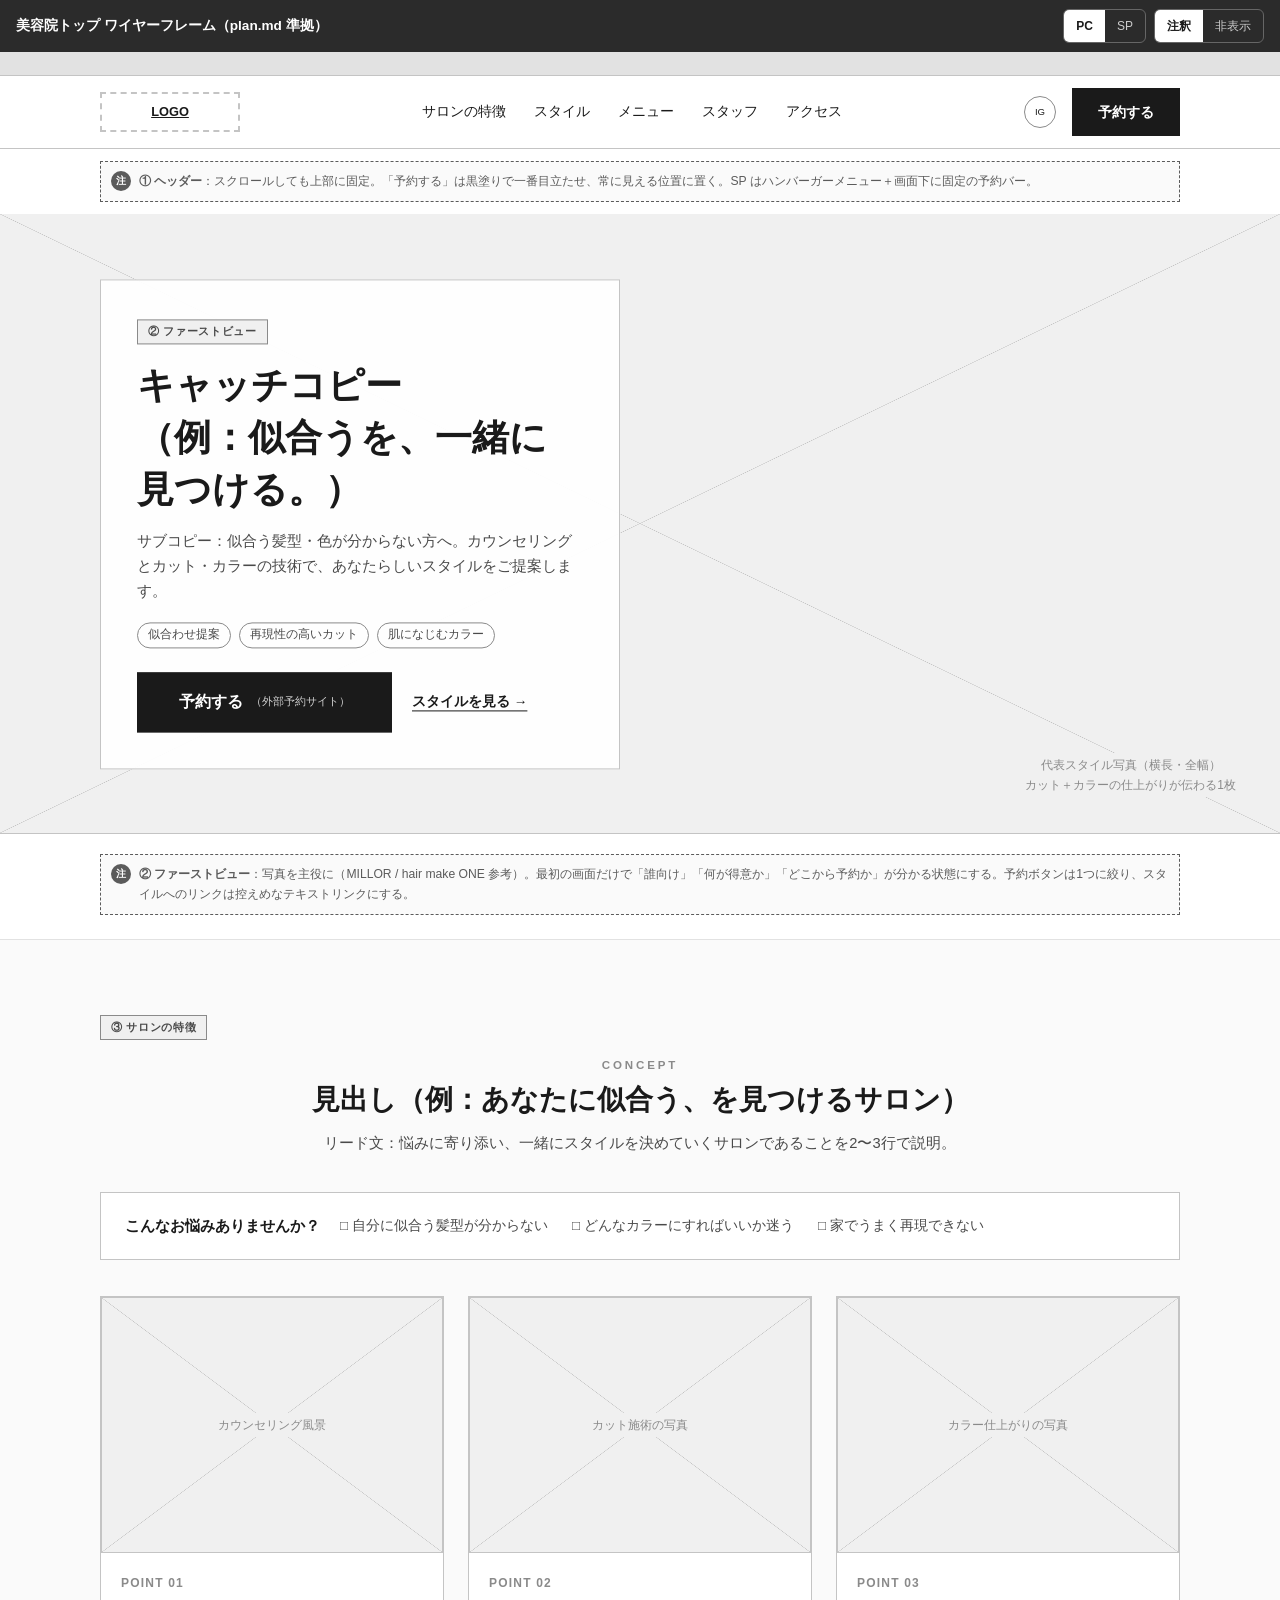
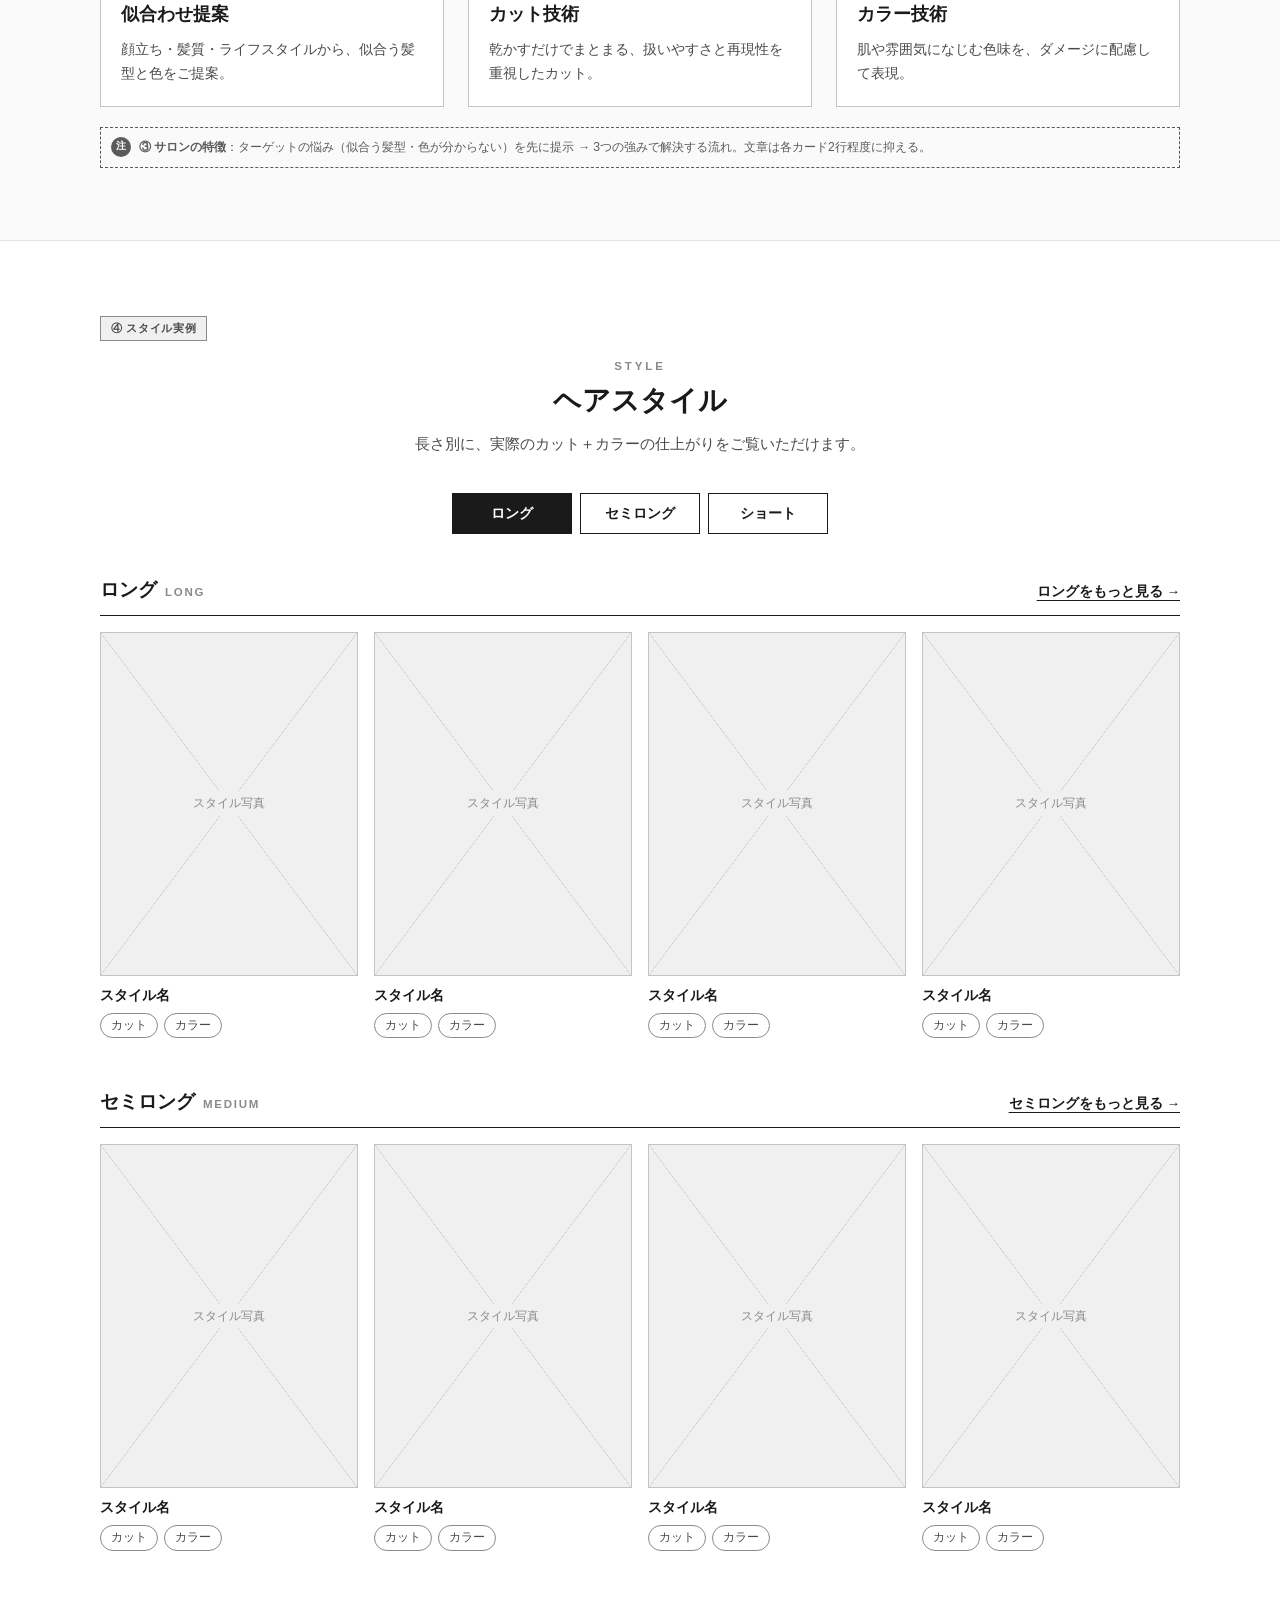
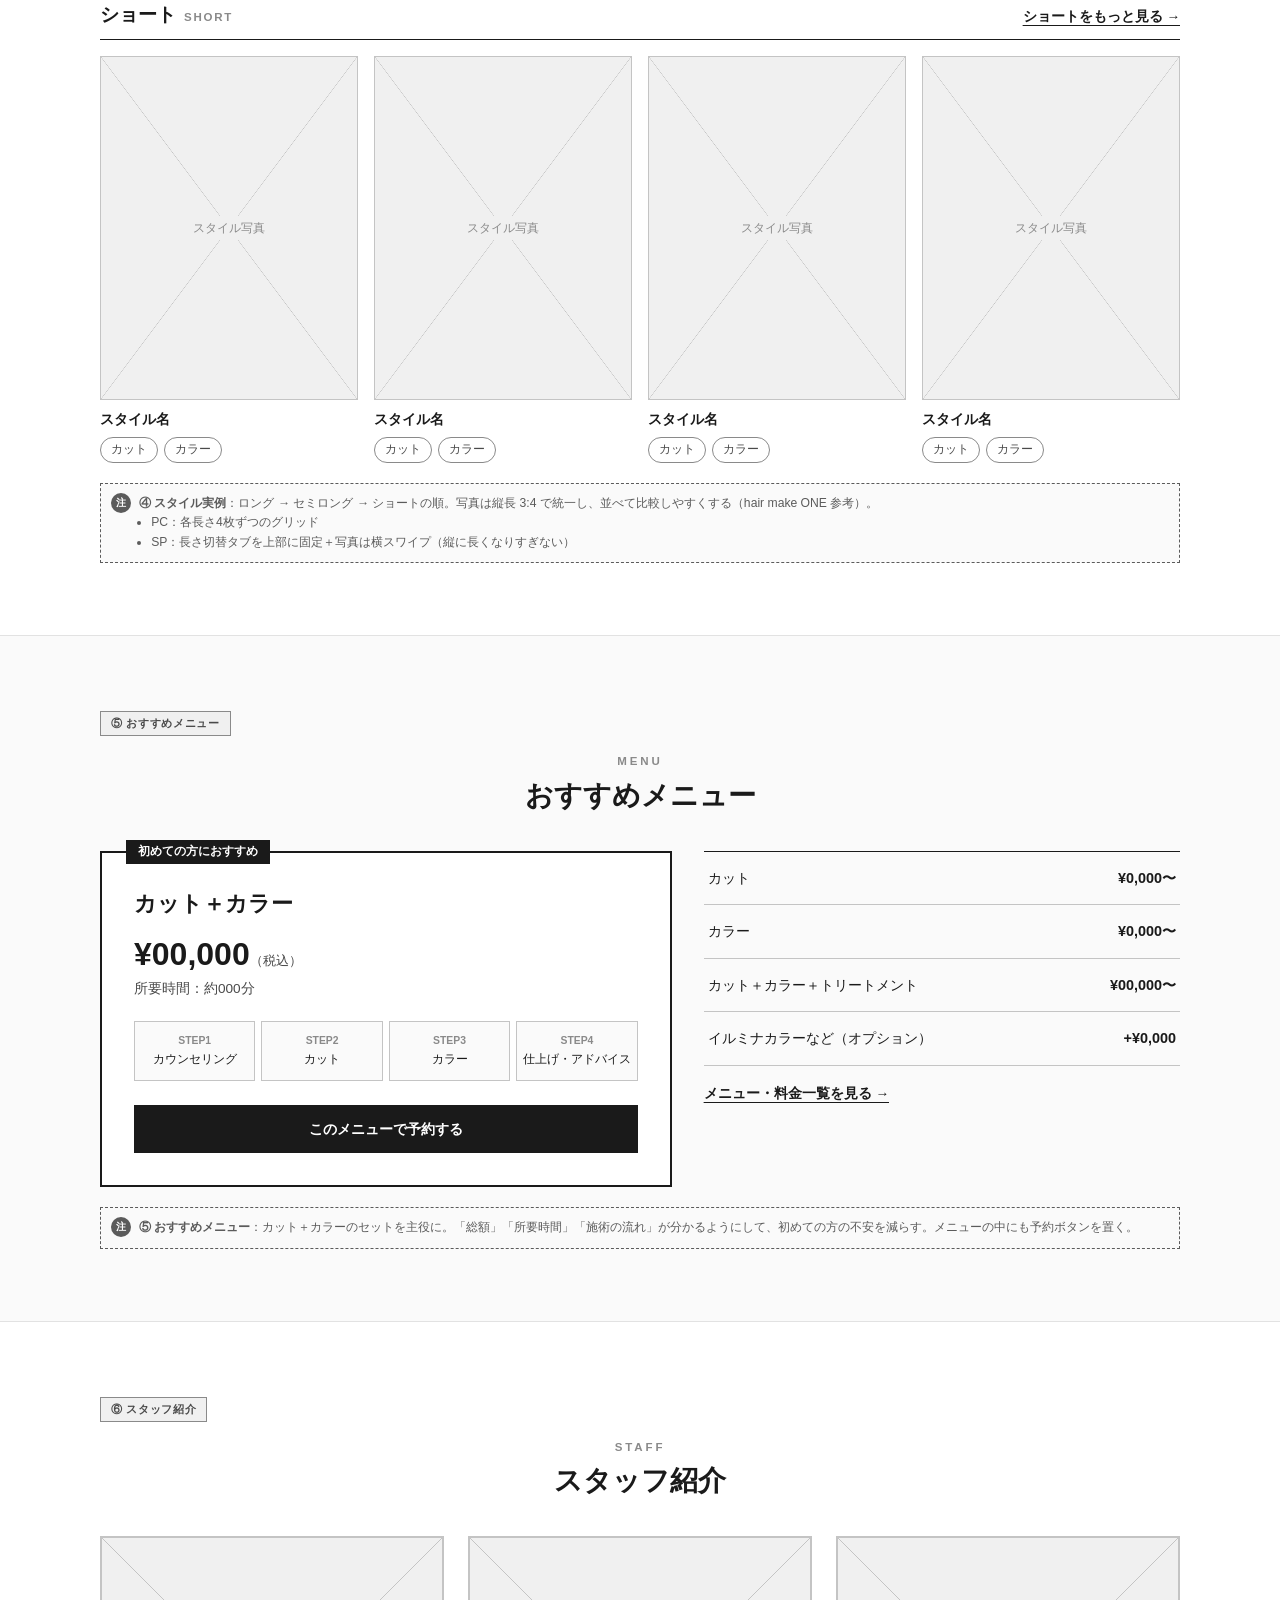
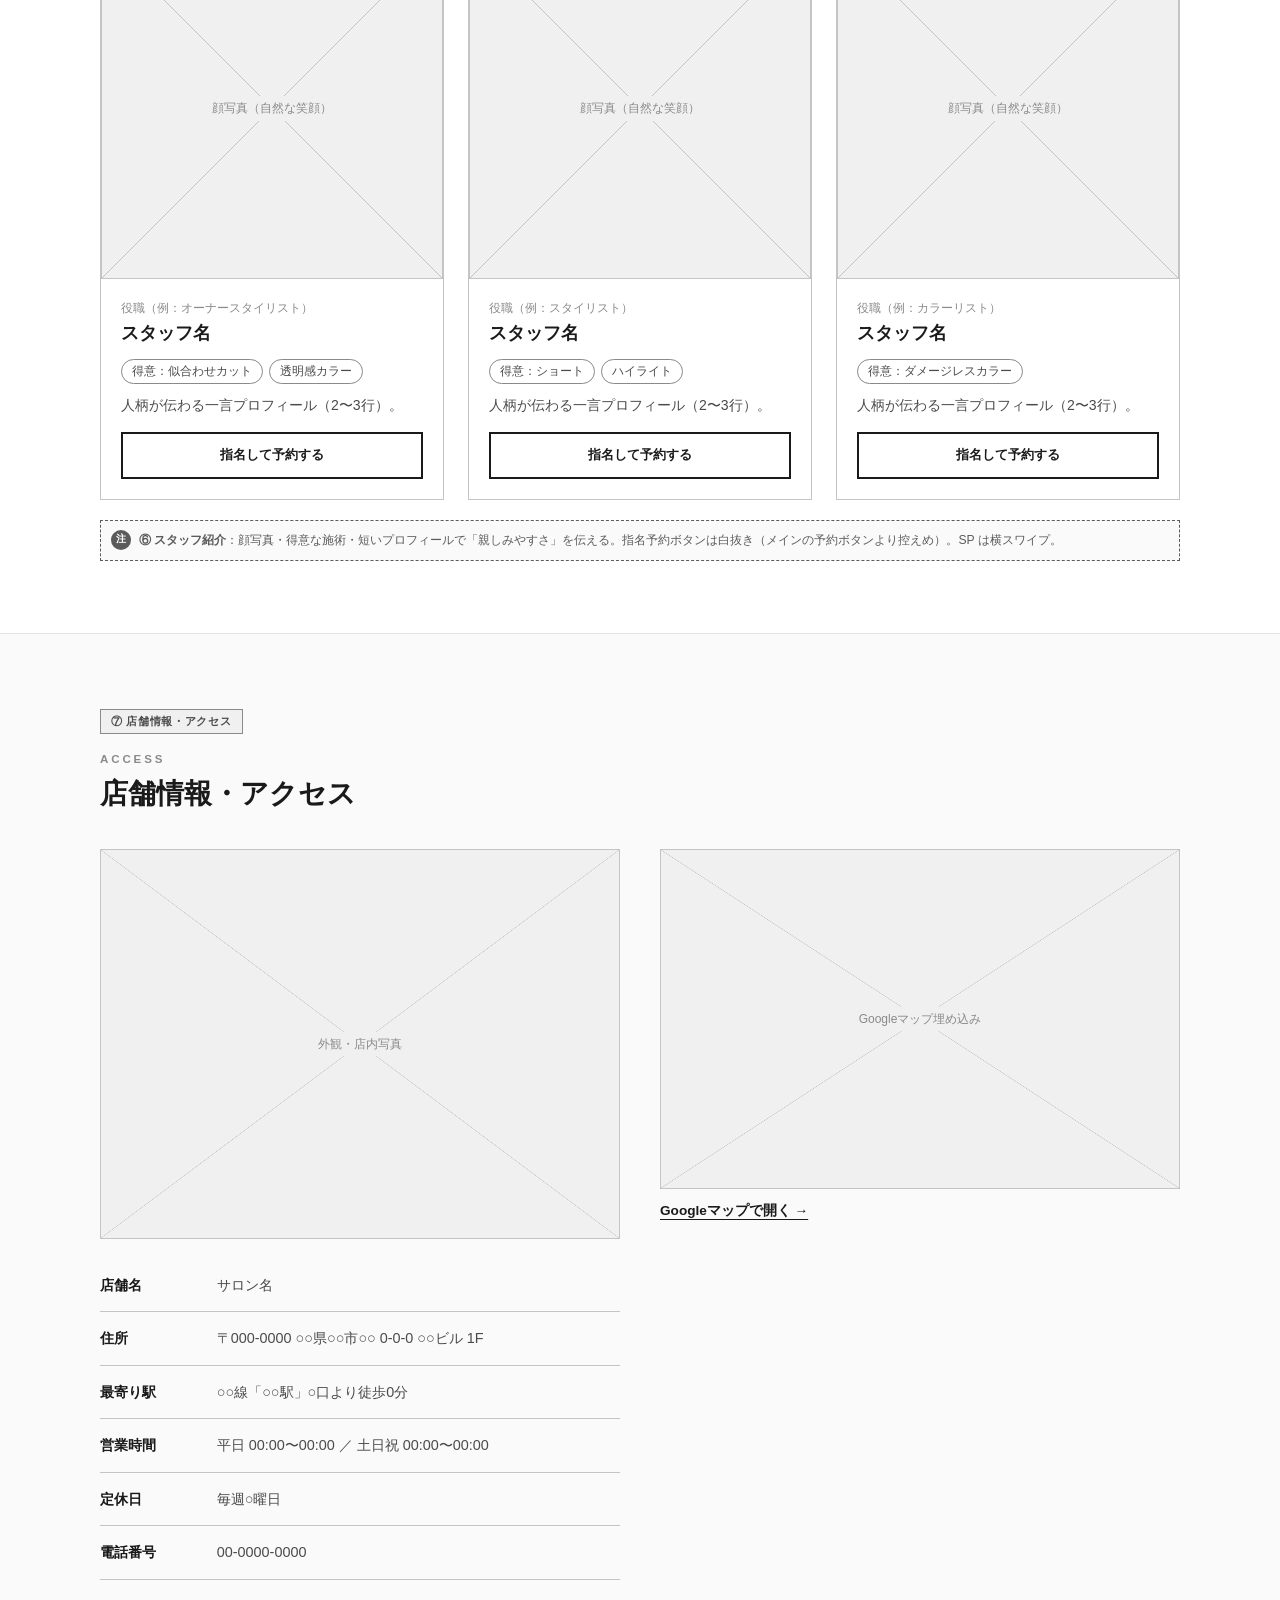
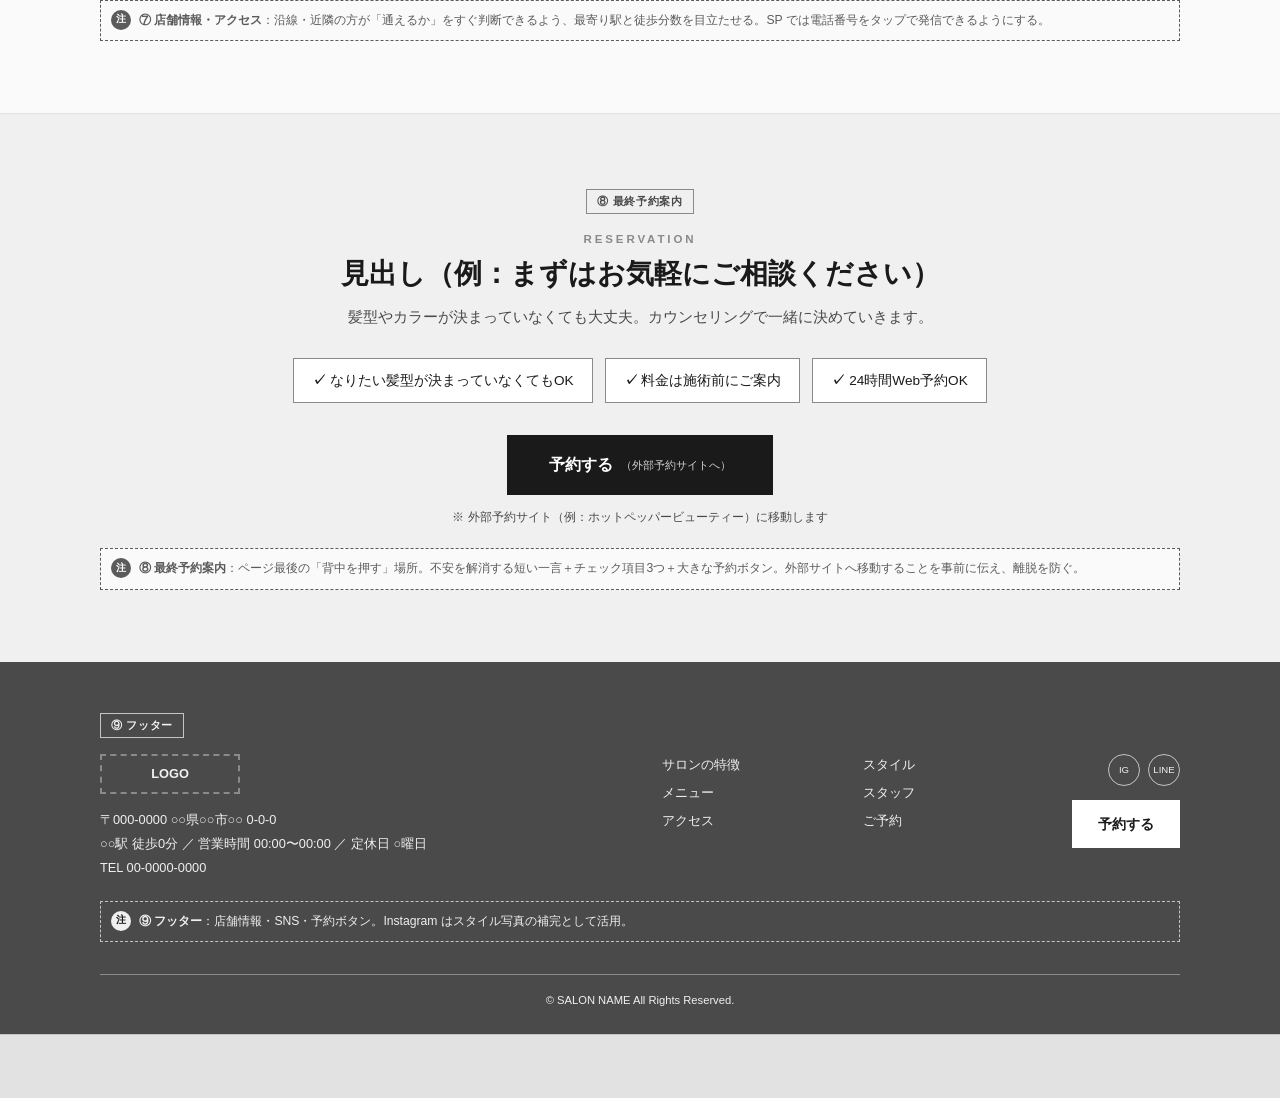
<file: wireframe-v2.html>
<!doctype html>
<html lang="ja">
  <head>
    <meta charset="utf-8">
    <meta name="viewport" content="width=device-width, initial-scale=1">
    <meta name="description" content="plan.md をもとにした美容院トップページのワイヤーフレーム（PC / SP 切替・注釈付き）">
    <title>美容院トップ ワイヤーフレーム</title>
    <style>
      :root {
        --white: #fff;
        --g0: #fafafa;
        --g1: #f0f0f0;
        --g2: #e2e2e2;
        --g3: #c4c4c4;
        --g5: #8a8a8a;
        --g7: #4a4a4a;
        --black: #1a1a1a;
        --anno: #5b5b5b;
        --bar-h: 52px;
      }

      *, *::before, *::after { box-sizing: border-box; }
      html { scroll-behavior: smooth; scroll-padding-top: calc(var(--bar-h) + 72px); }
      body {
        margin: 0;
        color: var(--black);
        background: var(--g2);
        font-family: -apple-system, BlinkMacSystemFont, "Hiragino Kaku Gothic ProN", "Yu Gothic", sans-serif;
        line-height: 1.7;
      }
      h1, h2, h3, p, ul, ol, dl, dd { margin: 0; }
      ul, ol { padding: 0; list-style: none; }
      a { color: inherit; }
      button { font: inherit; color: inherit; }
      :focus-visible { outline: 3px solid var(--g5); outline-offset: 3px; }

      /* ===== 確認用ツールバー（サイトの一部ではない） ===== */
      .toolbar {
        position: sticky; top: 0; z-index: 50;
        display: flex; height: var(--bar-h); padding: 0 16px;
        align-items: center; justify-content: space-between; gap: 12px;
        color: var(--white); background: #2b2b2b; font-size: .8rem;
      }
      .toolbar strong { font-size: .85rem; white-space: nowrap; overflow: hidden; text-overflow: ellipsis; }
      .toolbar-controls { display: flex; gap: 8px; flex-shrink: 0; }
      .seg { display: flex; border: 1px solid #666; border-radius: 6px; overflow: hidden; }
      .seg button {
        padding: 6px 12px; border: 0; color: #ccc; background: transparent; cursor: pointer; font-size: .75rem;
      }
      .seg button[aria-pressed="true"] { color: var(--black); background: var(--white); font-weight: 700; }

      /* ===== ワイヤーフレーム本体 ===== */
      .frame {
        container: site / inline-size;
        width: min(1280px, 100%);
        margin: 24px auto 64px;
        background: var(--white);
        box-shadow: 0 0 0 1px var(--g3);
        transition: width .25s;
      }
      body.is-sp .frame { width: min(390px, 100%); }
      @media (max-width: 600px) { .frame { margin-top: 0; } }

      .wrap { width: min(1080px, calc(100% - 48px)); margin: 0 auto; }

      /* セクション番号タグ＆注釈 */
      .tag {
        display: inline-flex; gap: 6px; margin-bottom: 16px; padding: 2px 10px;
        border: 1px solid var(--g5); color: var(--g7); background: var(--g1);
        font-size: .7rem; font-weight: 700; letter-spacing: .06em;
      }
      .anno {
        position: relative; margin-top: 20px; padding: 10px 12px 10px 38px;
        border: 1px dashed var(--anno); color: var(--anno); background: var(--g0);
        font-size: .76rem; line-height: 1.6;
      }
      .anno::before {
        content: "注"; position: absolute; top: 9px; left: 10px;
        display: grid; width: 20px; height: 20px; place-items: center;
        border-radius: 50%; color: var(--white); background: var(--anno); font-size: .65rem; font-weight: 700;
      }
      .anno ul { padding-left: 1em; list-style: disc; }
      body.hide-anno .anno, body.hide-anno .tag { display: none; }

      /* 写真プレースホルダー（×印） */
      .ph {
        position: relative; display: grid; min-height: 120px; padding: 12px; place-items: center;
        border: 1px solid var(--g3); color: var(--g5); font-size: .75rem; text-align: center;
        background:
          linear-gradient(to top right, transparent calc(50% - .5px), var(--g3) 50%, transparent calc(50% + .5px)),
          linear-gradient(to bottom right, transparent calc(50% - .5px), var(--g3) 50%, transparent calc(50% + .5px)),
          var(--g1);
      }
      .ph span { padding: 2px 8px; background: var(--g1); }
      .r-34 { aspect-ratio: 3 / 4; }
      .r-11 { aspect-ratio: 1; }
      .r-43 { aspect-ratio: 4 / 3; }

      /* ボタン */
      .btn {
        display: inline-flex; min-height: 48px; padding: 10px 24px; align-items: center; justify-content: center; gap: 8px;
        border: 2px solid var(--black); background: var(--white); font-size: .9rem; font-weight: 700; text-decoration: none;
      }
      .btn-primary { color: var(--white); background: var(--black); }
      .btn-lg { min-height: 60px; padding: 14px 40px; font-size: 1rem; }
      .btn small { font-weight: 400; font-size: .7rem; opacity: .8; }
      .link-more { font-size: .85rem; font-weight: 700; text-underline-offset: 4px; }
      .chip {
        display: inline-block; padding: 2px 10px; border: 1px solid var(--g5); border-radius: 999px;
        color: var(--g7); font-size: .72rem;
      }

      .section { padding: 72px 0; border-top: 1px solid var(--g2); }
      .section-alt { background: var(--g0); }
      .en { display: block; margin-bottom: 4px; color: var(--g5); font-size: .72rem; font-weight: 700; letter-spacing: .25em; }
      .h2 { font-size: 1.75rem; line-height: 1.4; }
      .lead { max-width: 640px; margin-top: 12px; color: var(--g7); font-size: .92rem; }
      .head { margin-bottom: 36px; }
      .head-center { text-align: center; }
      .head-center .lead { margin-inline: auto; }
      .dummy { color: var(--g7); font-size: .88rem; }

      /* 1 ヘッダー */
      .site-header {
        position: sticky; top: var(--bar-h); z-index: 30;
        border-bottom: 1px solid var(--g3); background: rgba(255,255,255,.96);
      }
      .header-inner { display: flex; height: 72px; align-items: center; justify-content: space-between; gap: 24px; }
      .logo { display: grid; width: 140px; height: 40px; place-items: center; border: 2px dashed var(--g3); font-size: .8rem; font-weight: 700; }
      .gnav { display: flex; align-items: center; gap: 28px; font-size: .85rem; }
      .gnav a { text-decoration: none; }
      .header-actions { display: flex; align-items: center; gap: 16px; }
      .sns-dot { display: grid; width: 32px; height: 32px; place-items: center; border: 1px solid var(--g5); border-radius: 50%; font-size: .6rem; }
      .menu-toggle { display: none; width: 44px; height: 44px; padding: 0; border: 1px solid var(--g5); background: var(--white); cursor: pointer; }
      .menu-toggle i { display: block; width: 20px; height: 2px; margin: 4px auto; background: var(--black); }
      .sp-drawer { display: none; }
      .header-anno { padding: 12px 0; }
      .header-anno .anno { margin-top: 0; }

      /* 2 ファーストビュー */
      .hero { position: relative; }
      .hero-visual { min-height: 620px; border: 0; border-bottom: 1px solid var(--g3); place-items: end end; }
      .hero-visual > span { margin: 0 24px 24px 0; }
      .hero-copy {
        position: absolute; top: 50%; left: max(24px, calc((100% - 1080px) / 2));
        width: min(520px, calc(100% - 48px)); padding: 36px; transform: translateY(-50%);
        border: 1px solid var(--g3); background: rgba(255,255,255,.95);
      }
      .hero-copy h1 { font-size: 2.3rem; line-height: 1.4; }
      .hero-copy p { margin-top: 14px; color: var(--g7); font-size: .92rem; }
      .hero-points { display: flex; flex-wrap: wrap; gap: 8px; margin-top: 18px; }
      .hero-cta { display: flex; flex-wrap: wrap; align-items: center; gap: 12px 20px; margin-top: 24px; }
      .hero-anno { padding: 0 0 24px; }

      /* 3 サロンの特徴 */
      .worry {
        display: grid; grid-template-columns: auto 1fr; gap: 20px; align-items: center;
        margin-bottom: 36px; padding: 20px 24px; border: 1px solid var(--g3); background: var(--white);
      }
      .worry-title { font-weight: 700; font-size: .95rem; }
      .worry ul { display: flex; flex-wrap: wrap; gap: 8px 24px; font-size: .85rem; color: var(--g7); }
      .worry li::before { content: "□ "; }
      .grid-3 { display: grid; grid-template-columns: repeat(3, minmax(0, 1fr)); gap: 24px; }
      .feature { border: 1px solid var(--g3); background: var(--white); }
      .feature-body { padding: 20px; }
      .num { color: var(--g5); font-size: .75rem; font-weight: 700; letter-spacing: .1em; }
      .feature h3 { margin: 6px 0 8px; font-size: 1.1rem; }

      /* 4 スタイル実例 */
      .style-tabs { display: flex; flex-wrap: wrap; justify-content: center; gap: 8px; margin-bottom: 40px; }
      .style-tabs a { min-width: 120px; padding: 8px 20px; border: 1px solid var(--black); font-size: .85rem; font-weight: 700; text-align: center; text-decoration: none; }
      .style-tabs a:first-child { color: var(--white); background: var(--black); }
      .style-row + .style-row { margin-top: 48px; }
      .style-row-head { display: flex; align-items: baseline; justify-content: space-between; gap: 16px; margin-bottom: 16px; padding-bottom: 8px; border-bottom: 1px solid var(--black); }
      .style-row-head h3 { font-size: 1.2rem; }
      .style-row-head h3 small { margin-left: 8px; color: var(--g5); font-size: .72rem; letter-spacing: .15em; }
      .style-list { display: grid; grid-template-columns: repeat(4, minmax(0, 1fr)); gap: 16px; }
      .style-card p { margin-top: 8px; font-size: .85rem; font-weight: 700; }
      .style-card .meta { display: flex; gap: 6px; margin-top: 6px; }

      /* 5 おすすめメニュー */
      .menu-layout { display: grid; grid-template-columns: 1.2fr 1fr; gap: 32px; align-items: start; }
      .menu-main { position: relative; padding: 32px; border: 2px solid var(--black); background: var(--white); }
      .badge { position: absolute; top: -13px; left: 24px; padding: 2px 12px; color: var(--white); background: var(--black); font-size: .72rem; font-weight: 700; }
      .menu-main h3 { font-size: 1.4rem; }
      .price { margin: 12px 0 4px; font-size: 2rem; font-weight: 700; line-height: 1.2; }
      .price small { font-size: .8rem; font-weight: 400; color: var(--g7); }
      .menu-time { color: var(--g7); font-size: .85rem; }
      .flow { display: grid; grid-template-columns: repeat(4, 1fr); gap: 6px; margin: 20px 0 24px; }
      .flow li { padding: 10px 4px; border: 1px solid var(--g3); background: var(--g0); font-size: .75rem; text-align: center; }
      .flow li b { display: block; color: var(--g5); font-size: .65rem; }
      .menu-main .btn { width: 100%; }
      .menu-table { border-top: 1px solid var(--black); }
      .menu-table div { display: flex; justify-content: space-between; gap: 16px; padding: 14px 4px; border-bottom: 1px solid var(--g3); font-size: .9rem; }
      .menu-table dd { font-weight: 700; white-space: nowrap; }
      .menu-side .link-more { display: inline-block; margin-top: 16px; }

      /* 6 スタッフ */
      .staff-card { border: 1px solid var(--g3); background: var(--white); }
      .staff-body { padding: 20px; }
      .staff-role { color: var(--g5); font-size: .72rem; }
      .staff-card h3 { font-size: 1.1rem; }
      .staff-tags { display: flex; flex-wrap: wrap; gap: 6px; margin: 10px 0; }
      .staff-card .dummy { margin-bottom: 14px; }
      .staff-card .btn { width: 100%; min-height: 44px; font-size: .82rem; }

      /* 7 店舗情報 */
      .access-layout { display: grid; grid-template-columns: 1fr 1fr; gap: 40px; align-items: start; }
      .info div { display: grid; grid-template-columns: 7em 1fr; gap: 16px; padding: 14px 0; border-bottom: 1px solid var(--g3); font-size: .9rem; }
      .info dt { font-weight: 700; }
      .info dd { color: var(--g7); }
      .access-map .ph { min-height: 340px; }
      .access-map .link-more { display: inline-block; margin-top: 10px; }

      /* 8 最終予約案内 */
      .final { background: var(--g1); text-align: center; }
      .reassure { display: flex; justify-content: center; flex-wrap: wrap; gap: 12px; margin: 28px 0 32px; }
      .reassure li { padding: 10px 18px; border: 1px solid var(--g5); background: var(--white); font-size: .85rem; }
      .reassure li::before { content: "✓ "; font-weight: 700; }
      .final-note { margin-top: 12px; color: var(--g7); font-size: .78rem; }
      .final .anno { text-align: left; }

      /* 9 フッター */
      .site-footer { padding: 48px 0 24px; color: var(--g1); background: var(--g7); }
      .site-footer .tag { border-color: var(--g3); color: var(--g1); background: transparent; }
      .footer-grid { display: grid; grid-template-columns: 1.4fr 1fr auto; gap: 32px; align-items: start; }
      .site-footer .logo { border-color: var(--g5); }
      .footer-info { margin-top: 14px; font-size: .8rem; line-height: 1.9; }
      .footer-nav { display: grid; grid-template-columns: 1fr 1fr; gap: 6px 24px; font-size: .82rem; }
      .footer-nav a { text-decoration: none; }
      .footer-side { display: grid; gap: 14px; justify-items: end; }
      .footer-sns { display: flex; gap: 8px; }
      .footer-sns .sns-dot { border-color: var(--g3); }
      .site-footer .btn { border-color: var(--white); color: var(--black); background: var(--white); }
      .copy { margin-top: 32px; padding-top: 16px; border-top: 1px solid var(--g5); font-size: .7rem; text-align: center; }
      .site-footer .anno { color: var(--g1); background: transparent; border-color: var(--g3); }
      .site-footer .anno::before { color: var(--black); background: var(--g1); }

      /* SP固定予約バー */
      .sp-bar { display: none; }

      /* ===== SP（フレーム幅 760px 以下） ===== */
      @container site (max-width: 760px) {
        .wrap { width: calc(100% - 32px); }
        .section { padding: 48px 0; }
        .h2 { font-size: 1.35rem; }
        .head { margin-bottom: 24px; }

        .header-inner { height: 60px; }
        .logo { width: 110px; height: 34px; }
        .gnav, .header-actions .sns-dot, .header-actions .btn { display: none; }
        .menu-toggle { display: block; }
        .sp-drawer { border-top: 1px solid var(--g3); background: var(--white); }
        .sp-drawer.is-open { display: block; }
        .sp-drawer a { display: block; padding: 14px 16px; border-bottom: 1px solid var(--g2); font-size: .9rem; text-decoration: none; }
        .sp-drawer .btn { display: flex; margin: 16px; border-bottom: 2px solid var(--black); }

        .hero-visual { min-height: 440px; place-items: start end; }
        .hero-visual > span { margin: 16px 16px 0 0; }
        .hero-copy { position: static; width: auto; margin: -64px 16px 0; padding: 24px 20px; transform: none; }
        .hero-copy h1 { font-size: 1.6rem; }
        .hero-cta .btn { width: 100%; }
        .hero-cta { justify-content: center; }
        .hero-anno { padding-top: 8px; }

        .worry { grid-template-columns: 1fr; gap: 10px; padding: 16px; }
        .worry ul { flex-direction: column; gap: 4px; }
        .grid-3 { grid-template-columns: 1fr; gap: 16px; }
        .feature { display: grid; grid-template-columns: 110px 1fr; }
        .feature .ph { aspect-ratio: auto; min-height: 100%; border-width: 0 1px 0 0; }
        .feature-body { padding: 14px; }
        .feature .dummy { font-size: .8rem; }

        .style-tabs { position: sticky; top: calc(var(--bar-h) + 60px); z-index: 5; justify-content: flex-start; flex-wrap: nowrap; margin: 0 -16px 28px; padding: 10px 16px; background: var(--white); border-bottom: 1px solid var(--g2); }
        .style-tabs a { flex: 1; min-width: 0; padding: 8px 4px; }
        .style-list {
          grid-template-columns: none; grid-auto-flow: column; grid-auto-columns: 62%;
          overflow-x: auto; scroll-snap-type: x mandatory; margin-right: -16px; padding-right: 16px; padding-bottom: 8px;
        }
        .style-card { scroll-snap-align: start; }

        .menu-layout { grid-template-columns: 1fr; }
        .menu-main { padding: 28px 18px 20px; }
        .price { font-size: 1.7rem; }
        .flow { grid-template-columns: repeat(2, 1fr); }

        .staff-list { grid-template-columns: none; grid-auto-flow: column; grid-auto-columns: 78%; overflow-x: auto; scroll-snap-type: x mandatory; margin-right: -16px; padding-right: 16px; padding-bottom: 8px; }
        .staff-card { scroll-snap-align: start; }

        .access-layout { grid-template-columns: 1fr; gap: 24px; }
        .info div { grid-template-columns: 5.5em 1fr; gap: 10px; }
        .access-map .ph { min-height: 220px; }

        .reassure { flex-direction: column; align-items: stretch; }
        .final .btn-lg { width: 100%; padding-inline: 16px; }

        .footer-grid { grid-template-columns: 1fr; gap: 24px; }
        .footer-side { justify-items: start; }
        .site-footer .btn { width: 100%; }
        .site-footer { padding-bottom: 96px; }

        .sp-bar {
          position: sticky; bottom: 0; z-index: 40;
          display: grid; grid-template-columns: 1fr; padding: 10px 16px calc(10px + env(safe-area-inset-bottom));
          border-top: 1px solid var(--g3); background: rgba(255,255,255,.97);
        }
        .sp-bar .btn { width: 100%; }
        .sp-bar-label { position: absolute; top: -26px; left: 8px; padding: 2px 8px; border: 1px dashed var(--anno); color: var(--anno); background: var(--g0); font-size: .65rem; }
        body.hide-anno .sp-bar-label { display: none; }
      }
    </style>
  </head>
  <body>
    <div class="toolbar" role="region" aria-label="ワイヤーフレーム表示切替">
      <strong>美容院トップ ワイヤーフレーム（plan.md 準拠）</strong>
      <div class="toolbar-controls">
        <div class="seg" role="group" aria-label="表示幅">
          <button type="button" data-view="pc" aria-pressed="true">PC</button>
          <button type="button" data-view="sp" aria-pressed="false">SP</button>
        </div>
        <div class="seg" role="group" aria-label="注釈">
          <button type="button" data-anno="on" aria-pressed="true">注釈</button>
          <button type="button" data-anno="off" aria-pressed="false">非表示</button>
        </div>
      </div>
    </div>

    <div class="frame">
      <!-- 1 ヘッダー -->
      <header class="site-header">
        <div class="wrap header-inner">
          <a class="logo" href="#top">LOGO</a>
          <nav class="gnav" aria-label="主要メニュー">
            <a href="#features">サロンの特徴</a>
            <a href="#styles">スタイル</a>
            <a href="#menu">メニュー</a>
            <a href="#staff">スタッフ</a>
            <a href="#access">アクセス</a>
          </nav>
          <div class="header-actions">
            <span class="sns-dot" aria-label="Instagram">IG</span>
            <a class="btn btn-primary" href="#booking">予約する</a>
            <button class="menu-toggle" type="button" aria-expanded="false" aria-controls="sp-drawer" aria-label="メニューを開く"><i></i><i></i><i></i></button>
          </div>
        </div>
        <nav class="sp-drawer" id="sp-drawer" aria-label="SPメニュー">
          <a href="#features">サロンの特徴</a>
          <a href="#styles">スタイル</a>
          <a href="#menu">メニュー</a>
          <a href="#staff">スタッフ</a>
          <a href="#access">アクセス</a>
          <a class="btn btn-primary" href="#booking">予約する</a>
        </nav>
      </header>
      <div class="wrap header-anno">
        <div class="anno">
          <b>① ヘッダー</b>：スクロールしても上部に固定。「予約する」は黒塗りで一番目立たせ、常に見える位置に置く。SP はハンバーガーメニュー＋画面下に固定の予約バー。
        </div>
      </div>

      <main id="top">
        <!-- 2 ファーストビュー -->
        <section class="hero" aria-labelledby="hero-title">
          <div class="ph hero-visual"><span>代表スタイル写真（横長・全幅）<br>カット＋カラーの仕上がりが伝わる1枚</span></div>
          <div class="hero-copy">
            <span class="tag">② ファーストビュー</span>
            <h1 id="hero-title">キャッチコピー<br>（例：似合うを、一緒に見つける。）</h1>
            <p>サブコピー：似合う髪型・色が分からない方へ。カウンセリングとカット・カラーの技術で、あなたらしいスタイルをご提案します。</p>
            <ul class="hero-points">
              <li class="chip">似合わせ提案</li>
              <li class="chip">再現性の高いカット</li>
              <li class="chip">肌になじむカラー</li>
            </ul>
            <div class="hero-cta">
              <a class="btn btn-primary btn-lg" href="#booking">予約する<small>（外部予約サイト）</small></a>
              <a class="link-more" href="#styles">スタイルを見る →</a>
            </div>
          </div>
        </section>
        <div class="wrap hero-anno">
          <div class="anno">
            <b>② ファーストビュー</b>：写真を主役に（MILLOR / hair make ONE 参考）。最初の画面だけで「誰向け」「何が得意か」「どこから予約か」が分かる状態にする。予約ボタンは1つに絞り、スタイルへのリンクは控えめなテキストリンクにする。
          </div>
        </div>

        <!-- 3 サロンの特徴 -->
        <section class="section section-alt" id="features" aria-labelledby="features-title">
          <div class="wrap">
            <span class="tag">③ サロンの特徴</span>
            <div class="head head-center">
              <span class="en">CONCEPT</span>
              <h2 class="h2" id="features-title">見出し（例：あなたに似合う、を見つけるサロン）</h2>
              <p class="lead">リード文：悩みに寄り添い、一緒にスタイルを決めていくサロンであることを2〜3行で説明。</p>
            </div>
            <div class="worry">
              <p class="worry-title">こんなお悩みありませんか？</p>
              <ul>
                <li>自分に似合う髪型が分からない</li>
                <li>どんなカラーにすればいいか迷う</li>
                <li>家でうまく再現できない</li>
              </ul>
            </div>
            <div class="grid-3">
              <article class="feature">
                <div class="ph r-43"><span>カウンセリング風景</span></div>
                <div class="feature-body">
                  <p class="num">POINT 01</p>
                  <h3>似合わせ提案</h3>
                  <p class="dummy">顔立ち・髪質・ライフスタイルから、似合う髪型と色をご提案。</p>
                </div>
              </article>
              <article class="feature">
                <div class="ph r-43"><span>カット施術の写真</span></div>
                <div class="feature-body">
                  <p class="num">POINT 02</p>
                  <h3>カット技術</h3>
                  <p class="dummy">乾かすだけでまとまる、扱いやすさと再現性を重視したカット。</p>
                </div>
              </article>
              <article class="feature">
                <div class="ph r-43"><span>カラー仕上がりの写真</span></div>
                <div class="feature-body">
                  <p class="num">POINT 03</p>
                  <h3>カラー技術</h3>
                  <p class="dummy">肌や雰囲気になじむ色味を、ダメージに配慮して表現。</p>
                </div>
              </article>
            </div>
            <div class="anno">
              <b>③ サロンの特徴</b>：ターゲットの悩み（似合う髪型・色が分からない）を先に提示 → 3つの強みで解決する流れ。文章は各カード2行程度に抑える。
            </div>
          </div>
        </section>

        <!-- 4 スタイル実例 -->
        <section class="section" id="styles" aria-labelledby="styles-title">
          <div class="wrap">
            <span class="tag">④ スタイル実例</span>
            <div class="head head-center">
              <span class="en">STYLE</span>
              <h2 class="h2" id="styles-title">ヘアスタイル</h2>
              <p class="lead">長さ別に、実際のカット＋カラーの仕上がりをご覧いただけます。</p>
            </div>
            <nav class="style-tabs" aria-label="長さで絞り込み">
              <a href="#style-long">ロング</a>
              <a href="#style-semi">セミロング</a>
              <a href="#style-short">ショート</a>
            </nav>

            <div class="style-row" id="style-long">
              <div class="style-row-head">
                <h3>ロング<small>LONG</small></h3>
                <a class="link-more" href="#">ロングをもっと見る →</a>
              </div>
              <ul class="style-list">
                <li class="style-card"><div class="ph r-34"><span>スタイル写真</span></div><p>スタイル名</p><div class="meta"><span class="chip">カット</span><span class="chip">カラー</span></div></li>
                <li class="style-card"><div class="ph r-34"><span>スタイル写真</span></div><p>スタイル名</p><div class="meta"><span class="chip">カット</span><span class="chip">カラー</span></div></li>
                <li class="style-card"><div class="ph r-34"><span>スタイル写真</span></div><p>スタイル名</p><div class="meta"><span class="chip">カット</span><span class="chip">カラー</span></div></li>
                <li class="style-card"><div class="ph r-34"><span>スタイル写真</span></div><p>スタイル名</p><div class="meta"><span class="chip">カット</span><span class="chip">カラー</span></div></li>
              </ul>
            </div>

            <div class="style-row" id="style-semi">
              <div class="style-row-head">
                <h3>セミロング<small>MEDIUM</small></h3>
                <a class="link-more" href="#">セミロングをもっと見る →</a>
              </div>
              <ul class="style-list">
                <li class="style-card"><div class="ph r-34"><span>スタイル写真</span></div><p>スタイル名</p><div class="meta"><span class="chip">カット</span><span class="chip">カラー</span></div></li>
                <li class="style-card"><div class="ph r-34"><span>スタイル写真</span></div><p>スタイル名</p><div class="meta"><span class="chip">カット</span><span class="chip">カラー</span></div></li>
                <li class="style-card"><div class="ph r-34"><span>スタイル写真</span></div><p>スタイル名</p><div class="meta"><span class="chip">カット</span><span class="chip">カラー</span></div></li>
                <li class="style-card"><div class="ph r-34"><span>スタイル写真</span></div><p>スタイル名</p><div class="meta"><span class="chip">カット</span><span class="chip">カラー</span></div></li>
              </ul>
            </div>

            <div class="style-row" id="style-short">
              <div class="style-row-head">
                <h3>ショート<small>SHORT</small></h3>
                <a class="link-more" href="#">ショートをもっと見る →</a>
              </div>
              <ul class="style-list">
                <li class="style-card"><div class="ph r-34"><span>スタイル写真</span></div><p>スタイル名</p><div class="meta"><span class="chip">カット</span><span class="chip">カラー</span></div></li>
                <li class="style-card"><div class="ph r-34"><span>スタイル写真</span></div><p>スタイル名</p><div class="meta"><span class="chip">カット</span><span class="chip">カラー</span></div></li>
                <li class="style-card"><div class="ph r-34"><span>スタイル写真</span></div><p>スタイル名</p><div class="meta"><span class="chip">カット</span><span class="chip">カラー</span></div></li>
                <li class="style-card"><div class="ph r-34"><span>スタイル写真</span></div><p>スタイル名</p><div class="meta"><span class="chip">カット</span><span class="chip">カラー</span></div></li>
              </ul>
            </div>

            <div class="anno">
              <b>④ スタイル実例</b>：ロング → セミロング → ショートの順。写真は縦長 3:4 で統一し、並べて比較しやすくする（hair make ONE 参考）。
              <ul>
                <li>PC：各長さ4枚ずつのグリッド</li>
                <li>SP：長さ切替タブを上部に固定＋写真は横スワイプ（縦に長くなりすぎない）</li>
              </ul>
            </div>
          </div>
        </section>

        <!-- 5 おすすめメニュー -->
        <section class="section section-alt" id="menu" aria-labelledby="menu-title">
          <div class="wrap">
            <span class="tag">⑤ おすすめメニュー</span>
            <div class="head head-center">
              <span class="en">MENU</span>
              <h2 class="h2" id="menu-title">おすすめメニュー</h2>
            </div>
            <div class="menu-layout">
              <article class="menu-main">
                <span class="badge">初めての方におすすめ</span>
                <h3>カット＋カラー</h3>
                <p class="price">¥00,000<small>（税込）</small></p>
                <p class="menu-time">所要時間：約000分</p>
                <ol class="flow" aria-label="施術の流れ">
                  <li><b>STEP1</b>カウンセリング</li>
                  <li><b>STEP2</b>カット</li>
                  <li><b>STEP3</b>カラー</li>
                  <li><b>STEP4</b>仕上げ・アドバイス</li>
                </ol>
                <a class="btn btn-primary" href="#booking">このメニューで予約する</a>
              </article>
              <div class="menu-side">
                <dl class="menu-table">
                  <div><dt>カット</dt><dd>¥0,000〜</dd></div>
                  <div><dt>カラー</dt><dd>¥0,000〜</dd></div>
                  <div><dt>カット＋カラー＋トリートメント</dt><dd>¥00,000〜</dd></div>
                  <div><dt>イルミナカラーなど（オプション）</dt><dd>+¥0,000</dd></div>
                </dl>
                <a class="link-more" href="#">メニュー・料金一覧を見る →</a>
              </div>
            </div>
            <div class="anno">
              <b>⑤ おすすめメニュー</b>：カット＋カラーのセットを主役に。「総額」「所要時間」「施術の流れ」が分かるようにして、初めての方の不安を減らす。メニューの中にも予約ボタンを置く。
            </div>
          </div>
        </section>

        <!-- 6 スタッフ紹介 -->
        <section class="section" id="staff" aria-labelledby="staff-title">
          <div class="wrap">
            <span class="tag">⑥ スタッフ紹介</span>
            <div class="head head-center">
              <span class="en">STAFF</span>
              <h2 class="h2" id="staff-title">スタッフ紹介</h2>
            </div>
            <ul class="grid-3 staff-list">
              <li class="staff-card">
                <div class="ph r-11"><span>顔写真（自然な笑顔）</span></div>
                <div class="staff-body">
                  <p class="staff-role">役職（例：オーナースタイリスト）</p>
                  <h3>スタッフ名</h3>
                  <div class="staff-tags"><span class="chip">得意：似合わせカット</span><span class="chip">透明感カラー</span></div>
                  <p class="dummy">人柄が伝わる一言プロフィール（2〜3行）。</p>
                  <a class="btn" href="#booking">指名して予約する</a>
                </div>
              </li>
              <li class="staff-card">
                <div class="ph r-11"><span>顔写真（自然な笑顔）</span></div>
                <div class="staff-body">
                  <p class="staff-role">役職（例：スタイリスト）</p>
                  <h3>スタッフ名</h3>
                  <div class="staff-tags"><span class="chip">得意：ショート</span><span class="chip">ハイライト</span></div>
                  <p class="dummy">人柄が伝わる一言プロフィール（2〜3行）。</p>
                  <a class="btn" href="#booking">指名して予約する</a>
                </div>
              </li>
              <li class="staff-card">
                <div class="ph r-11"><span>顔写真（自然な笑顔）</span></div>
                <div class="staff-body">
                  <p class="staff-role">役職（例：カラーリスト）</p>
                  <h3>スタッフ名</h3>
                  <div class="staff-tags"><span class="chip">得意：ダメージレスカラー</span></div>
                  <p class="dummy">人柄が伝わる一言プロフィール（2〜3行）。</p>
                  <a class="btn" href="#booking">指名して予約する</a>
                </div>
              </li>
            </ul>
            <div class="anno">
              <b>⑥ スタッフ紹介</b>：顔写真・得意な施術・短いプロフィールで「親しみやすさ」を伝える。指名予約ボタンは白抜き（メインの予約ボタンより控えめ）。SP は横スワイプ。
            </div>
          </div>
        </section>

        <!-- 7 店舗情報・アクセス -->
        <section class="section section-alt" id="access" aria-labelledby="access-title">
          <div class="wrap">
            <span class="tag">⑦ 店舗情報・アクセス</span>
            <div class="head">
              <span class="en">ACCESS</span>
              <h2 class="h2" id="access-title">店舗情報・アクセス</h2>
            </div>
            <div class="access-layout">
              <div>
                <div class="ph r-43" style="margin-bottom:20px"><span>外観・店内写真</span></div>
                <dl class="info">
                  <div><dt>店舗名</dt><dd>サロン名</dd></div>
                  <div><dt>住所</dt><dd>〒000-0000 ○○県○○市○○ 0-0-0 ○○ビル 1F</dd></div>
                  <div><dt>最寄り駅</dt><dd>○○線「○○駅」○口より徒歩0分</dd></div>
                  <div><dt>営業時間</dt><dd>平日 00:00〜00:00 ／ 土日祝 00:00〜00:00</dd></div>
                  <div><dt>定休日</dt><dd>毎週○曜日</dd></div>
                  <div><dt>電話番号</dt><dd>00-0000-0000</dd></div>
                </dl>
              </div>
              <div class="access-map">
                <div class="ph"><span>Googleマップ埋め込み</span></div>
                <a class="link-more" href="#">Googleマップで開く →</a>
              </div>
            </div>
            <div class="anno">
              <b>⑦ 店舗情報・アクセス</b>：沿線・近隣の方が「通えるか」をすぐ判断できるよう、最寄り駅と徒歩分数を目立たせる。SP では電話番号をタップで発信できるようにする。
            </div>
          </div>
        </section>

        <!-- 8 最終予約案内 -->
        <section class="section final" id="booking" aria-labelledby="booking-title">
          <div class="wrap">
            <span class="tag">⑧ 最終予約案内</span>
            <span class="en">RESERVATION</span>
            <h2 class="h2" id="booking-title">見出し（例：まずはお気軽にご相談ください）</h2>
            <p class="lead" style="margin-inline:auto">髪型やカラーが決まっていなくても大丈夫。カウンセリングで一緒に決めていきます。</p>
            <ul class="reassure">
              <li>なりたい髪型が決まっていなくてもOK</li>
              <li>料金は施術前にご案内</li>
              <li>24時間Web予約OK</li>
            </ul>
            <a class="btn btn-primary btn-lg" href="#">予約する<small>（外部予約サイトへ）</small></a>
            <p class="final-note">※ 外部予約サイト（例：ホットペッパービューティー）に移動します</p>
            <div class="anno">
              <b>⑧ 最終予約案内</b>：ページ最後の「背中を押す」場所。不安を解消する短い一言＋チェック項目3つ＋大きな予約ボタン。外部サイトへ移動することを事前に伝え、離脱を防ぐ。
            </div>
          </div>
        </section>
      </main>

      <!-- 9 フッター -->
      <footer class="site-footer">
        <div class="wrap">
          <span class="tag">⑨ フッター</span>
          <div class="footer-grid">
            <div>
              <span class="logo">LOGO</span>
              <p class="footer-info">〒000-0000 ○○県○○市○○ 0-0-0<br>○○駅 徒歩0分 ／ 営業時間 00:00〜00:00 ／ 定休日 ○曜日<br>TEL 00-0000-0000</p>
            </div>
            <nav class="footer-nav" aria-label="フッターメニュー">
              <a href="#features">サロンの特徴</a>
              <a href="#styles">スタイル</a>
              <a href="#menu">メニュー</a>
              <a href="#staff">スタッフ</a>
              <a href="#access">アクセス</a>
              <a href="#booking">ご予約</a>
            </nav>
            <div class="footer-side">
              <div class="footer-sns"><span class="sns-dot">IG</span><span class="sns-dot">LINE</span></div>
              <a class="btn" href="#booking">予約する</a>
            </div>
          </div>
          <div class="anno">
            <b>⑨ フッター</b>：店舗情報・SNS・予約ボタン。Instagram はスタイル写真の補完として活用。
          </div>
          <p class="copy">© SALON NAME All Rights Reserved.</p>
        </div>
      </footer>

      <!-- SP固定予約バー -->
      <div class="sp-bar">
        <span class="sp-bar-label">SPのみ：画面下に常時固定</span>
        <a class="btn btn-primary" href="#booking">予約する（外部予約サイト）</a>
      </div>
    </div>

    <script>
      const body = document.body;
      document.querySelectorAll("[data-view]").forEach((btn) => {
        btn.addEventListener("click", () => {
          body.classList.toggle("is-sp", btn.dataset.view === "sp");
          document.querySelectorAll("[data-view]").forEach((b) => b.setAttribute("aria-pressed", b === btn));
        });
      });
      document.querySelectorAll("[data-anno]").forEach((btn) => {
        btn.addEventListener("click", () => {
          body.classList.toggle("hide-anno", btn.dataset.anno === "off");
          document.querySelectorAll("[data-anno]").forEach((b) => b.setAttribute("aria-pressed", b === btn));
        });
      });
      const toggle = document.querySelector(".menu-toggle");
      const drawer = document.getElementById("sp-drawer");
      toggle.addEventListener("click", () => {
        const open = drawer.classList.toggle("is-open");
        toggle.setAttribute("aria-expanded", open);
        toggle.setAttribute("aria-label", open ? "メニューを閉じる" : "メニューを開く");
      });
      drawer.addEventListener("click", (e) => {
        if (e.target.closest("a")) {
          drawer.classList.remove("is-open");
          toggle.setAttribute("aria-expanded", "false");
        }
      });
    </script>
  </body>
</html>
</file>
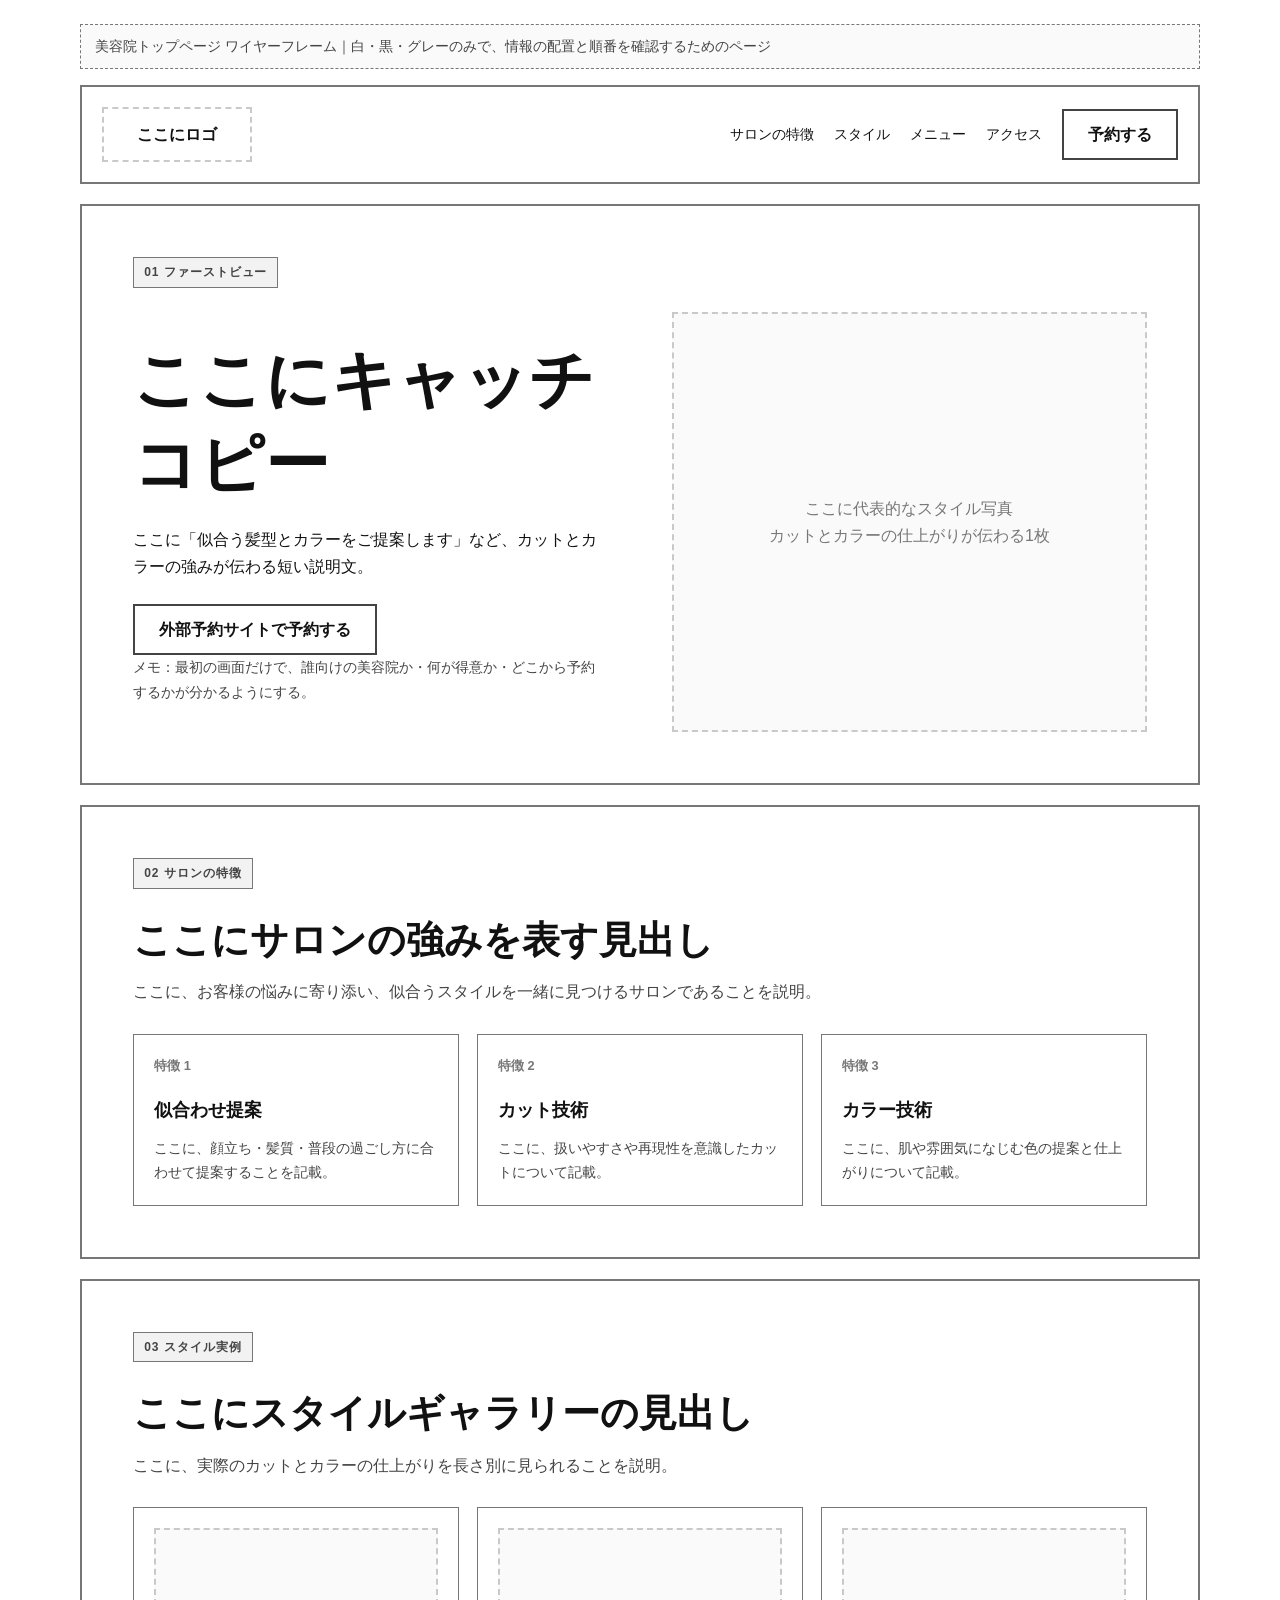
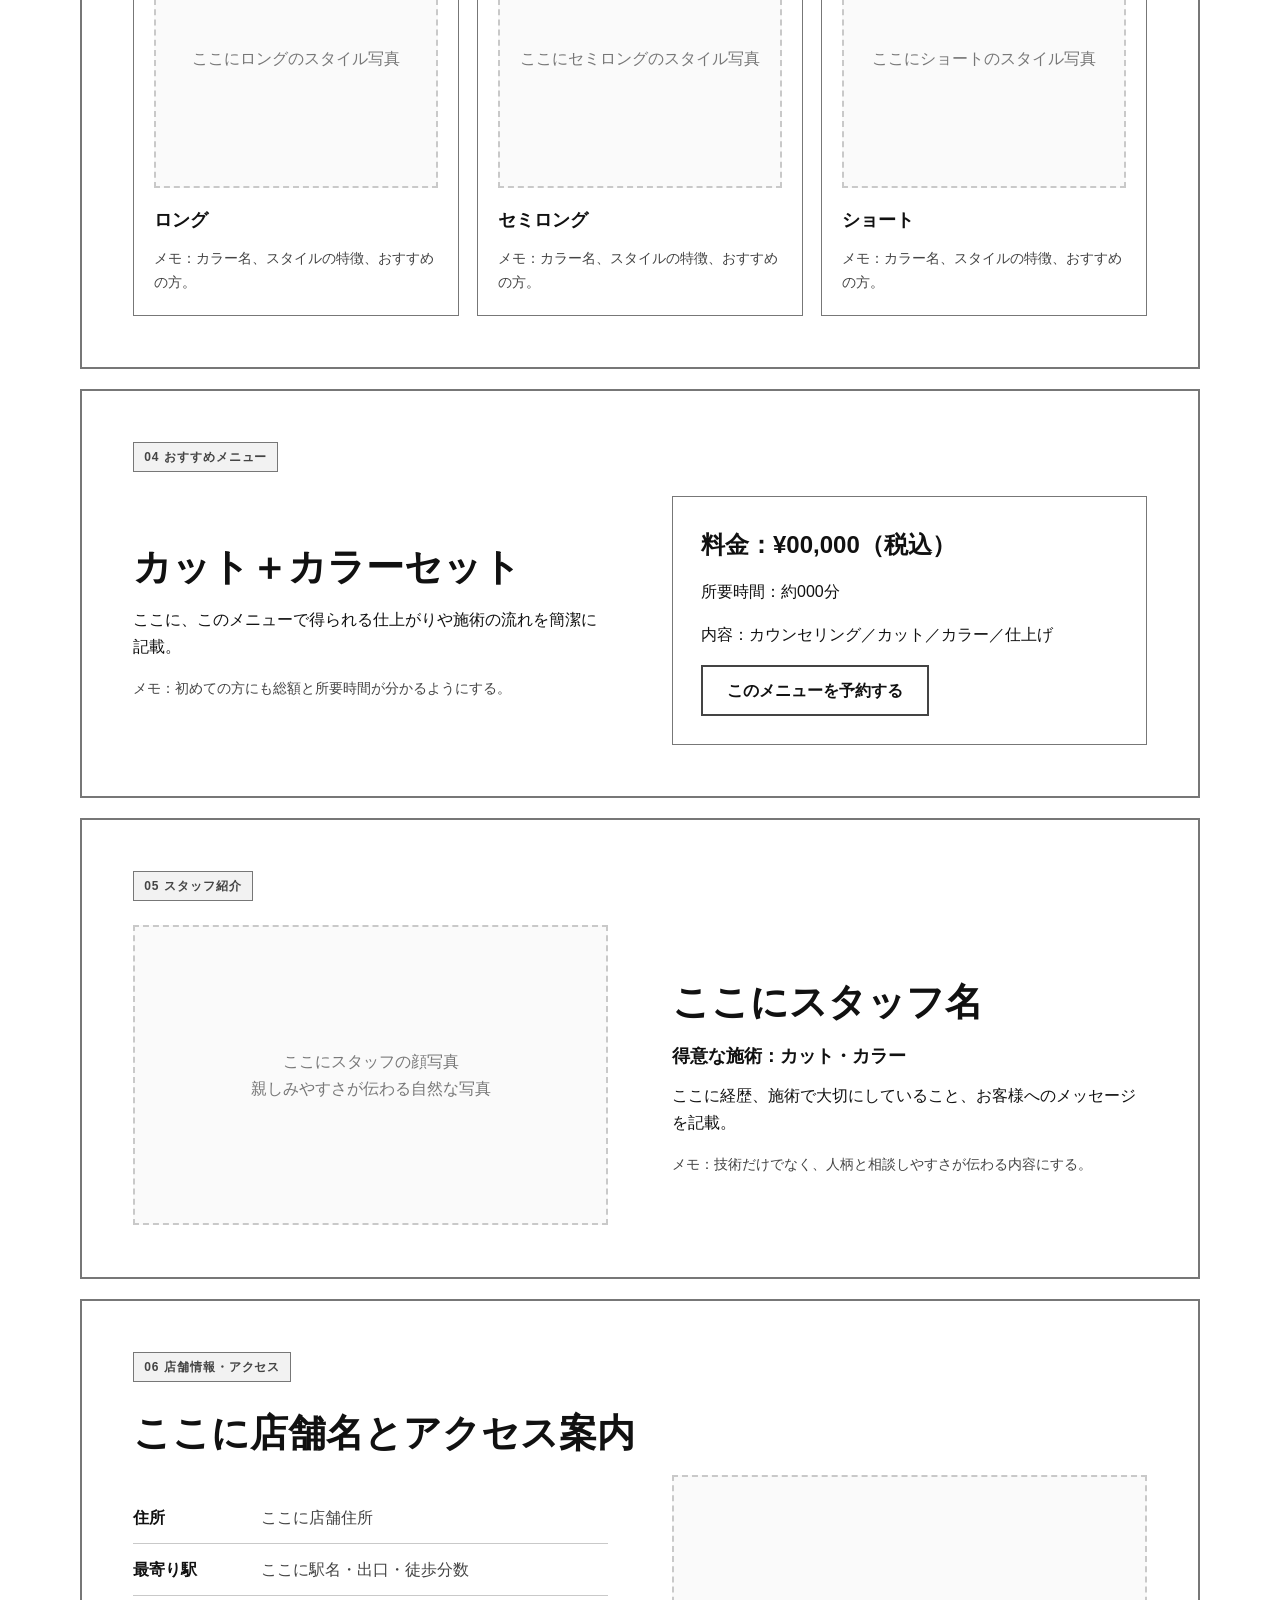
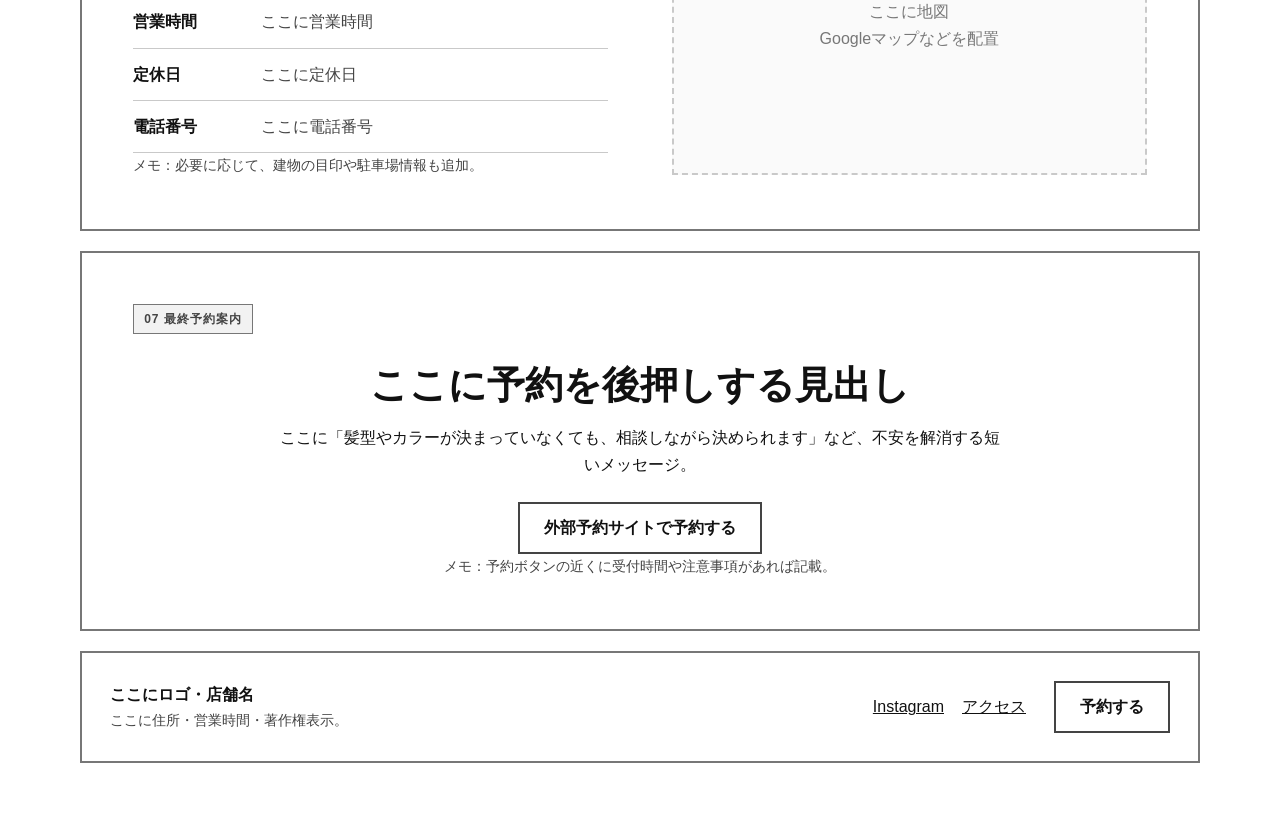
<file: wireframe.html>
<!doctype html>
<html lang="ja">
  <head>
    <meta charset="utf-8">
    <meta name="viewport" content="width=device-width, initial-scale=1">
    <meta name="description" content="美容院トップページの構成を確認するためのワイヤーフレームです。">
    <title>美容院トップページ｜ワイヤーフレーム</title>
    <style>
      :root {
        --white: #fff;
        --gray-050: #fafafa;
        --gray-100: #f2f2f2;
        --gray-300: #c9c9c9;
        --gray-500: #777;
        --gray-700: #444;
        --black: #111;
        --page-width: 1120px;
      }

      *,
      *::before,
      *::after {
        box-sizing: border-box;
      }

      html {
        scroll-behavior: smooth;
      }

      body {
        margin: 0;
        color: var(--black);
        background: var(--white);
        font-family: -apple-system, BlinkMacSystemFont, "Hiragino Kaku Gothic ProN", "Yu Gothic", sans-serif;
        line-height: 1.7;
      }

      a {
        color: inherit;
      }

      button,
      a {
        -webkit-tap-highlight-color: transparent;
      }

      :focus-visible {
        outline: 3px solid var(--gray-500);
        outline-offset: 3px;
      }

      .page {
        width: min(var(--page-width), calc(100% - 40px));
        margin: 24px auto 56px;
      }

      .wireframe-note {
        margin: 0 0 16px;
        padding: 10px 14px;
        border: 1px dashed var(--gray-500);
        color: var(--gray-700);
        background: var(--gray-050);
        font-size: 0.85rem;
      }

      .section-box {
        margin-top: 20px;
        padding: clamp(24px, 4vw, 52px);
        border: 2px solid var(--gray-500);
        background: var(--white);
      }

      .section-label {
        display: inline-block;
        margin: 0 0 24px;
        padding: 4px 10px;
        border: 1px solid var(--gray-500);
        color: var(--gray-700);
        background: var(--gray-100);
        font-size: 0.75rem;
        font-weight: 700;
        letter-spacing: 0.08em;
      }

      h1,
      h2,
      h3,
      p {
        margin-top: 0;
      }

      h1 {
        margin-bottom: 20px;
        font-size: clamp(2rem, 5vw, 4rem);
        line-height: 1.3;
      }

      h2 {
        margin-bottom: 12px;
        font-size: clamp(1.6rem, 3vw, 2.4rem);
        line-height: 1.4;
      }

      h3 {
        margin-bottom: 10px;
        font-size: 1.15rem;
      }

      .section-intro {
        max-width: 700px;
        margin-bottom: 28px;
        color: var(--gray-700);
      }

      .memo {
        margin-bottom: 0;
        color: var(--gray-700);
        font-size: 0.9rem;
      }

      .placeholder {
        display: grid;
        min-height: 180px;
        padding: 18px;
        place-items: center;
        border: 2px dashed var(--gray-300);
        color: var(--gray-500);
        background: var(--gray-050);
        text-align: center;
      }

      .button-placeholder {
        display: inline-flex;
        min-height: 48px;
        padding: 10px 24px;
        align-items: center;
        justify-content: center;
        border: 2px solid var(--gray-700);
        background: var(--white);
        font-weight: 700;
        text-decoration: none;
      }

      .site-header {
        display: flex;
        padding: 20px;
        align-items: center;
        justify-content: space-between;
        gap: 24px;
        border: 2px solid var(--gray-500);
      }

      .logo-placeholder {
        min-width: 150px;
        padding: 12px 16px;
        border: 2px dashed var(--gray-300);
        text-align: center;
        font-weight: 700;
      }

      .header-nav {
        display: flex;
        align-items: center;
        justify-content: flex-end;
        gap: 20px;
      }

      .header-nav a:not(.button-placeholder) {
        font-size: 0.9rem;
        text-decoration: none;
      }

      .hero-grid,
      .menu-grid,
      .staff-grid,
      .access-grid {
        display: grid;
        grid-template-columns: repeat(2, minmax(0, 1fr));
        align-items: center;
        gap: clamp(24px, 5vw, 64px);
      }

      .hero-grid .placeholder {
        min-height: 420px;
      }

      .hero-copy .button-placeholder,
      .booking-box .button-placeholder {
        margin-top: 8px;
      }

      .feature-grid,
      .style-grid {
        display: grid;
        grid-template-columns: repeat(3, minmax(0, 1fr));
        gap: 18px;
      }

      .card {
        padding: 20px;
        border: 1px solid var(--gray-500);
      }

      .card-number {
        margin-bottom: 18px;
        color: var(--gray-500);
        font-size: 0.8rem;
        font-weight: 700;
      }

      .style-card .placeholder {
        min-height: 260px;
        margin-bottom: 16px;
      }

      .price-box {
        padding: 28px;
        border: 1px solid var(--gray-500);
      }

      .price {
        margin-bottom: 12px;
        font-size: 1.5rem;
        font-weight: 700;
      }

      .staff-grid .placeholder,
      .access-grid .placeholder {
        min-height: 300px;
      }

      .detail-list {
        margin: 20px 0 0;
      }

      .detail-list div {
        display: grid;
        padding: 12px 0;
        grid-template-columns: 7em 1fr;
        border-bottom: 1px solid var(--gray-300);
        gap: 16px;
      }

      .detail-list dt {
        font-weight: 700;
      }

      .detail-list dd {
        margin: 0;
        color: var(--gray-700);
      }

      .booking-box {
        max-width: 720px;
        margin: 0 auto;
        text-align: center;
      }

      .site-footer {
        display: grid;
        margin-top: 20px;
        padding: 28px;
        grid-template-columns: 1fr auto auto;
        align-items: center;
        gap: 28px;
        border: 2px solid var(--gray-500);
      }

      .site-footer p {
        margin-bottom: 0;
      }

      .footer-links {
        display: flex;
        gap: 18px;
      }

      @media (max-width: 760px) {
        .page {
          width: min(100% - 24px, var(--page-width));
          margin-top: 12px;
        }

        .site-header {
          align-items: stretch;
          flex-direction: column;
        }

        .header-nav {
          align-items: stretch;
          flex-direction: column;
          gap: 8px;
        }

        .header-nav a {
          padding: 8px 0;
        }

        .header-nav .button-placeholder {
          margin-top: 4px;
        }

        .hero-grid,
        .menu-grid,
        .staff-grid,
        .access-grid,
        .feature-grid,
        .style-grid,
        .site-footer {
          grid-template-columns: 1fr;
        }

        .hero-copy {
          order: 1;
        }

        .hero-grid .placeholder {
          min-height: 280px;
          order: 0;
        }

        .section-box {
          margin-top: 12px;
          padding: 22px 16px;
        }

        .style-card .placeholder,
        .staff-grid .placeholder,
        .access-grid .placeholder {
          min-height: 220px;
        }

        .detail-list div {
          grid-template-columns: 1fr;
          gap: 4px;
        }

        .button-placeholder {
          width: 100%;
        }

        .footer-links {
          flex-direction: column;
          gap: 8px;
        }
      }
    </style>
  </head>
  <body>
    <main class="page">
      <p class="wireframe-note">美容院トップページ ワイヤーフレーム｜白・黒・グレーのみで、情報の配置と順番を確認するためのページ</p>

      <header class="site-header" aria-label="ヘッダー">
        <div class="logo-placeholder">ここにロゴ</div>
        <nav class="header-nav" aria-label="主要メニュー">
          <a href="#features">サロンの特徴</a>
          <a href="#styles">スタイル</a>
          <a href="#menu">メニュー</a>
          <a href="#access">アクセス</a>
          <a class="button-placeholder" href="#booking">予約する</a>
        </nav>
      </header>

      <section class="section-box" aria-labelledby="hero-title">
        <span class="section-label">01 ファーストビュー</span>
        <div class="hero-grid">
          <div class="hero-copy">
            <h1 id="hero-title">ここにキャッチコピー</h1>
            <p>ここに「似合う髪型とカラーをご提案します」など、カットとカラーの強みが伝わる短い説明文。</p>
            <a class="button-placeholder" href="#booking">外部予約サイトで予約する</a>
            <p class="memo">メモ：最初の画面だけで、誰向けの美容院か・何が得意か・どこから予約するかが分かるようにする。</p>
          </div>
          <div class="placeholder">ここに代表的なスタイル写真<br>カットとカラーの仕上がりが伝わる1枚</div>
        </div>
      </section>

      <section class="section-box" id="features" aria-labelledby="features-title">
        <span class="section-label">02 サロンの特徴</span>
        <h2 id="features-title">ここにサロンの強みを表す見出し</h2>
        <p class="section-intro">ここに、お客様の悩みに寄り添い、似合うスタイルを一緒に見つけるサロンであることを説明。</p>
        <div class="feature-grid">
          <article class="card">
            <p class="card-number">特徴 1</p>
            <h3>似合わせ提案</h3>
            <p class="memo">ここに、顔立ち・髪質・普段の過ごし方に合わせて提案することを記載。</p>
          </article>
          <article class="card">
            <p class="card-number">特徴 2</p>
            <h3>カット技術</h3>
            <p class="memo">ここに、扱いやすさや再現性を意識したカットについて記載。</p>
          </article>
          <article class="card">
            <p class="card-number">特徴 3</p>
            <h3>カラー技術</h3>
            <p class="memo">ここに、肌や雰囲気になじむ色の提案と仕上がりについて記載。</p>
          </article>
        </div>
      </section>

      <section class="section-box" id="styles" aria-labelledby="styles-title">
        <span class="section-label">03 スタイル実例</span>
        <h2 id="styles-title">ここにスタイルギャラリーの見出し</h2>
        <p class="section-intro">ここに、実際のカットとカラーの仕上がりを長さ別に見られることを説明。</p>
        <div class="style-grid">
          <article class="card style-card">
            <div class="placeholder">ここにロングのスタイル写真</div>
            <h3>ロング</h3>
            <p class="memo">メモ：カラー名、スタイルの特徴、おすすめの方。</p>
          </article>
          <article class="card style-card">
            <div class="placeholder">ここにセミロングのスタイル写真</div>
            <h3>セミロング</h3>
            <p class="memo">メモ：カラー名、スタイルの特徴、おすすめの方。</p>
          </article>
          <article class="card style-card">
            <div class="placeholder">ここにショートのスタイル写真</div>
            <h3>ショート</h3>
            <p class="memo">メモ：カラー名、スタイルの特徴、おすすめの方。</p>
          </article>
        </div>
      </section>

      <section class="section-box" id="menu" aria-labelledby="menu-title">
        <span class="section-label">04 おすすめメニュー</span>
        <div class="menu-grid">
          <div>
            <h2 id="menu-title">カット＋カラーセット</h2>
            <p>ここに、このメニューで得られる仕上がりや施術の流れを簡潔に記載。</p>
            <p class="memo">メモ：初めての方にも総額と所要時間が分かるようにする。</p>
          </div>
          <div class="price-box">
            <p class="price">料金：¥00,000（税込）</p>
            <p>所要時間：約000分</p>
            <p>内容：カウンセリング／カット／カラー／仕上げ</p>
            <a class="button-placeholder" href="#booking">このメニューを予約する</a>
          </div>
        </div>
      </section>

      <section class="section-box" aria-labelledby="staff-title">
        <span class="section-label">05 スタッフ紹介</span>
        <div class="staff-grid">
          <div class="placeholder">ここにスタッフの顔写真<br>親しみやすさが伝わる自然な写真</div>
          <div>
            <h2 id="staff-title">ここにスタッフ名</h2>
            <h3>得意な施術：カット・カラー</h3>
            <p>ここに経歴、施術で大切にしていること、お客様へのメッセージを記載。</p>
            <p class="memo">メモ：技術だけでなく、人柄と相談しやすさが伝わる内容にする。</p>
          </div>
        </div>
      </section>

      <section class="section-box" id="access" aria-labelledby="access-title">
        <span class="section-label">06 店舗情報・アクセス</span>
        <h2 id="access-title">ここに店舗名とアクセス案内</h2>
        <div class="access-grid">
          <div>
            <dl class="detail-list">
              <div><dt>住所</dt><dd>ここに店舗住所</dd></div>
              <div><dt>最寄り駅</dt><dd>ここに駅名・出口・徒歩分数</dd></div>
              <div><dt>営業時間</dt><dd>ここに営業時間</dd></div>
              <div><dt>定休日</dt><dd>ここに定休日</dd></div>
              <div><dt>電話番号</dt><dd>ここに電話番号</dd></div>
            </dl>
            <p class="memo">メモ：必要に応じて、建物の目印や駐車場情報も追加。</p>
          </div>
          <div class="placeholder">ここに地図<br>Googleマップなどを配置</div>
        </div>
      </section>

      <section class="section-box" id="booking" aria-labelledby="booking-title">
        <span class="section-label">07 最終予約案内</span>
        <div class="booking-box">
          <h2 id="booking-title">ここに予約を後押しする見出し</h2>
          <p>ここに「髪型やカラーが決まっていなくても、相談しながら決められます」など、不安を解消する短いメッセージ。</p>
          <a class="button-placeholder" href="#">外部予約サイトで予約する</a>
          <p class="memo">メモ：予約ボタンの近くに受付時間や注意事項があれば記載。</p>
        </div>
      </section>

      <footer class="site-footer" aria-label="フッター">
        <div>
          <strong>ここにロゴ・店舗名</strong>
          <p class="memo">ここに住所・営業時間・著作権表示。</p>
        </div>
        <div class="footer-links">
          <a href="#">Instagram</a>
          <a href="#access">アクセス</a>
        </div>
        <a class="button-placeholder" href="#booking">予約する</a>
      </footer>
    </main>
  </body>
</html>
</file>
<file: site/css/style.css>
/* ==========================================================================
   Linoa hair salon
   ========================================================================== */

:root {
  --ink: #292621;
  --sub: #756e66;
  --paper: #fcfaf7;
  --cream: #f1ebe3;
  --taupe: #cdb9a6;
  --accent: #715447;
  --line: rgba(41, 38, 33, .14);
  --white: #fff;
  --serif: "Yu Mincho", "YuMincho", "Hiragino Mincho ProN", serif;
  --sans: -apple-system, BlinkMacSystemFont, "Hiragino Kaku Gothic ProN", "Yu Gothic", "YuGothic", Meiryo, sans-serif;
  --latin: Georgia, "Times New Roman", serif;
  /* 数字用：細めのゴシック（旧来の上下に揺れる数字にならないフォント） */
  --num: "Helvetica Neue", Helvetica, Arial, sans-serif;
  --page: min(1120px, calc(100% - 64px));
  --header-h: 82px;
}

/* ---------- Base ---------- */
*, *::before, *::after { box-sizing: border-box; }

html {
  scroll-behavior: smooth;
  scroll-padding-top: calc(var(--header-h) + 8px);
  -webkit-text-size-adjust: 100%;
}

body {
  margin: 0;
  color: var(--ink);
  background: var(--paper);
  font-family: var(--sans);
  line-height: 1.8;
  letter-spacing: .04em;
}

h1, h2, h3, h4, p, ul, ol, dl, dd { margin: 0; }
ul, ol { padding: 0; list-style: none; }
img { display: block; width: 100%; height: auto; }
a { color: inherit; }
button { font: inherit; color: inherit; cursor: pointer; }
:focus-visible { outline: 3px solid var(--accent); outline-offset: 3px; }

.wrap { width: var(--page); margin-inline: auto; }

.sr-only {
  position: absolute;
  width: 1px;
  height: 1px;
  overflow: hidden;
  clip: rect(0 0 0 0);
  white-space: nowrap;
}

.skip {
  position: fixed;
  z-index: 100;
  top: 8px;
  left: 8px;
  padding: 8px 12px;
  color: var(--white);
  background: var(--ink);
  transform: translateY(-180%);
}
.skip:focus { transform: none; }

.sp-only { display: none; }

/* ---------- Parts ---------- */
.btn {
  position: relative;
  display: inline-flex;
  min-height: 48px;
  padding: 10px 25px;
  align-items: center;
  justify-content: center;
  gap: 8px;
  border: 1px solid var(--accent);
  color: var(--white);
  background: var(--accent);
  font-size: .82rem;
  font-weight: 700;
  letter-spacing: .06em;
  text-decoration: none;
  transition: background .2s, border-color .2s, color .2s, transform .2s;
}
.btn:hover { border-color: var(--ink); background: var(--ink); transform: translateY(-2px); }
.btn-lg { min-height: 54px; padding-inline: 32px; }
.btn-xl { min-height: 60px; padding-inline: 42px; font-size: .9rem; }
.btn-outline { color: var(--accent); background: transparent; }
.btn-outline:hover { color: var(--white); }

.text-link {
  font-size: .8rem;
  font-weight: 700;
  text-underline-offset: 5px;
}
.text-link:hover { color: var(--accent); }

.chip {
  display: inline-block;
  padding: 4px 11px;
  border: 1px solid var(--taupe);
  border-radius: 999px;
  color: var(--sub);
  background: rgba(255, 255, 255, .62);
  font-size: .7rem;
  line-height: 1.5;
}
.tags { display: flex; flex-wrap: wrap; gap: 5px; }
.tags .chip { padding: 2px 8px; font-size: .62rem; }

.icon-link {
  display: grid;
  width: 36px;
  height: 36px;
  place-items: center;
  border: 1px solid var(--line);
  border-radius: 50%;
  text-decoration: none;
  transition: color .2s, background .2s, border-color .2s;
}
.icon-link svg {
  width: 18px;
  height: 18px;
  fill: none;
  stroke: currentColor;
  stroke-width: 1.7;
  stroke-linecap: round;
  stroke-linejoin: round;
}
.icon-line svg { width: 20px; height: 20px; }
.icon-link:hover { color: var(--white); border-color: var(--accent); background: var(--accent); }

.en {
  display: block;
  margin-bottom: 14px;
  color: var(--accent);
  font-family: var(--latin);
  font-size: .68rem;
  font-weight: 700;
  letter-spacing: .25em;
  text-transform: uppercase;
}

.title,
.hero h1 {
  font-family: var(--serif);
  font-weight: 500;
  line-height: 1.48;
  letter-spacing: .08em;
}
.title { font-size: clamp(2rem, 3.8vw, 3.35rem); }

.section { padding: clamp(84px, 10vw, 140px) 0; }
.alt { background: var(--cream); }
.section-head { margin-bottom: 46px; text-align: center; }
.section-head-left { text-align: left; }
.lead { max-width: 670px; margin: 16px auto 0; color: var(--sub); text-wrap: pretty; }

.card-body { padding: 24px; }
.card-body h3 {
  margin: 8px 0 10px;
  font-family: var(--serif);
  font-size: 1.3rem;
  font-weight: 500;
}
.card-body h3 small { font-family: var(--sans); font-size: .65rem; color: var(--sub); }
.card-body > p:not([class]) { color: var(--sub); font-size: .83rem; }

/* ---------- ① Header ---------- */
.header {
  position: sticky;
  top: 0;
  z-index: 30;
  border-bottom: 1px solid var(--line);
  background: rgba(252, 250, 247, .94);
  -webkit-backdrop-filter: blur(12px);
  backdrop-filter: blur(12px);
}
.header-inner {
  display: flex;
  min-height: var(--header-h);
  align-items: center;
  justify-content: space-between;
  gap: 28px;
}
.logo { text-decoration: none; line-height: 1; }
.logo b {
  display: block;
  font-family: var(--latin);
  font-size: 1.65rem;
  font-weight: 400;
  letter-spacing: .14em;
}
.logo small {
  display: block;
  margin-top: 7px;
  color: var(--sub);
  font-size: .54rem;
  letter-spacing: .3em;
}
.nav { display: flex; align-items: center; gap: clamp(18px, 2.6vw, 30px); }
.nav a { font-size: .76rem; text-decoration: none; }
.nav a:hover { color: var(--accent); }
.actions { display: flex; align-items: center; gap: 14px; }

.menu-button {
  display: none;
  width: 44px;
  height: 44px;
  padding: 0;
  border: 1px solid var(--line);
  background: transparent;
}
.menu-button i {
  display: block;
  width: 20px;
  height: 1px;
  margin: 5px auto;
  background: var(--ink);
  transition: transform .25s, opacity .25s;
}
.menu-button[aria-expanded="true"] i:nth-child(1) { transform: translateY(6px) rotate(45deg); }
.menu-button[aria-expanded="true"] i:nth-child(2) { opacity: 0; }
.menu-button[aria-expanded="true"] i:nth-child(3) { transform: translateY(-6px) rotate(-45deg); }

.drawer { display: none; }

/* ---------- ② Hero ---------- */
/* PC・タブレットは横長写真（人物が右側）、SPは縦長写真を <picture> で出し分け */
.hero { position: relative; min-height: 690px; overflow: hidden; }
.hero-image {
  position: absolute;
  inset: 0;
  height: 100%;
  object-fit: cover;
  object-position: 62% 22%;
}
.hero::after {
  position: absolute;
  inset: 0;
  background: linear-gradient(90deg, rgba(249, 246, 241, .82) 0%, rgba(249, 246, 241, .5) 34%, rgba(249, 246, 241, 0) 58%);
  content: "";
}
.hero-inner {
  position: relative;
  z-index: 2;
  display: flex;
  min-height: 690px;
  align-items: center;
}
.hero-copy { max-width: 640px; }
.hero h1 { font-size: clamp(2.8rem, 4.8vw, 4.4rem); }
.hero-lead { margin: 26px 0; color: var(--sub); line-height: 2; }
.chips { display: flex; flex-wrap: wrap; gap: 8px; margin-bottom: 28px; }
.hero-cta { display: flex; align-items: center; gap: 22px; }

/* ---------- ③ Features ---------- */
.worry {
  display: flex;
  margin-bottom: 34px;
  padding: 22px 26px;
  align-items: center;
  justify-content: center;
  gap: 34px;
  border: 1px solid var(--line);
  background: var(--paper);
}
.worry-title { font-family: var(--serif); font-size: 1.1rem; font-weight: 700; }
.worry ul {
  display: flex;
  flex-wrap: wrap;
  gap: 10px 24px;
  color: var(--sub);
  font-size: .82rem;
}
.worry li::before,
.checks li::before { content: "✓ "; color: var(--accent); font-weight: 700; }

.feature-grid,
.staff-grid {
  display: grid;
  grid-template-columns: repeat(3, minmax(0, 1fr));
  gap: 22px;
}
.feature-card,
.staff-card {
  overflow: hidden;
  border: 1px solid var(--line);
  background: var(--paper);
}
.feature-card img { aspect-ratio: 3 / 2; object-fit: cover; }
.num {
  color: var(--taupe);
  font-family: var(--num);
  font-size: .72rem;
  letter-spacing: .16em;
}

/* ---------- ④ Styles ---------- */
.tabs {
  position: sticky;
  top: var(--header-h);
  z-index: 8;
  display: flex;
  margin: 0 0 42px;
  padding: 10px;
  justify-content: center;
  gap: 8px;
  background: rgba(252, 250, 247, .94);
  -webkit-backdrop-filter: blur(10px);
  backdrop-filter: blur(10px);
}
.tabs a {
  min-width: 130px;
  padding: 8px 18px;
  border: 1px solid var(--line);
  font-size: .78rem;
  text-align: center;
  text-decoration: none;
  transition: color .2s, background .2s, border-color .2s;
}
.tabs a:hover { border-color: var(--ink); }
.tabs a.is-active { border-color: var(--ink); color: var(--white); background: var(--ink); }

.style-row { scroll-margin-top: calc(var(--header-h) + 70px); }
.style-row + .style-row { margin-top: 64px; }
.style-row-head {
  display: flex;
  margin-bottom: 18px;
  padding-bottom: 10px;
  align-items: flex-end;
  justify-content: space-between;
  border-bottom: 1px solid var(--ink);
}
.style-row-head h3 { font-family: var(--serif); font-size: 1.45rem; font-weight: 500; }
.style-row-head small {
  margin-left: 10px;
  color: var(--sub);
  font-family: var(--sans);
  font-size: .62rem;
  letter-spacing: .2em;
}
.style-list {
  display: grid;
  grid-template-columns: repeat(4, minmax(0, 1fr));
  gap: 16px;
}
.style-card img { aspect-ratio: 3 / 4; object-fit: cover; }
.style-card h4 {
  margin: 13px 0 6px;
  font-family: var(--serif);
  font-size: 1rem;
  font-weight: 500;
}

/* ---------- ⑤ Menu ---------- */
.menu-layout {
  display: grid;
  grid-template-columns: 1.15fr .85fr;
  gap: 46px;
  align-items: start;
}
.menu-main {
  position: relative;
  padding: 42px;
  border: 1px solid var(--accent);
  background: var(--paper);
}
.badge {
  position: absolute;
  top: -14px;
  left: 26px;
  padding: 3px 14px;
  color: var(--white);
  background: var(--accent);
  font-size: .68rem;
}
.menu-main h3 { font-family: var(--serif); font-size: 1.75rem; font-weight: 500; }
.price {
  margin-top: 14px;
  font-family: var(--num);
  font-size: 2.4rem;
  font-weight: 300;
  font-variant-numeric: lining-nums tabular-nums;
  letter-spacing: .02em;
  line-height: 1.4;
}
.price small { font-family: var(--sans); font-size: .75rem; color: var(--sub); }
.time { color: var(--sub); font-size: .82rem; }
.flow {
  display: grid;
  margin: 24px 0;
  grid-template-columns: repeat(4, 1fr);
  gap: 6px;
}
.flow li {
  padding: 10px 5px;
  background: var(--cream);
  font-size: .68rem;
  text-align: center;
}
.flow b { display: block; color: var(--accent); font-size: .58rem; letter-spacing: .08em; }
.menu-main .btn { width: 100%; }

.price-list { border-top: 1px solid var(--line); }
.price-list div {
  display: flex;
  padding: 16px 4px;
  justify-content: space-between;
  gap: 12px;
  border-bottom: 1px solid var(--line);
  font-size: .83rem;
}
.price-list dd {
  font-family: var(--num);
  font-size: .9rem;
  font-weight: 400;
  font-variant-numeric: lining-nums tabular-nums;
  letter-spacing: .03em;
  white-space: nowrap;
}
.menu-note { margin-top: 12px; color: var(--sub); font-size: .7rem; }
.menu-side .text-link { display: inline-block; margin-top: 14px; }

/* ---------- ⑥ Staff ---------- */
.staff-card img { aspect-ratio: 1; object-fit: cover; }
.role { color: var(--sub); font-size: .66rem; letter-spacing: .11em; }
.staff-card .tags { margin: 10px 0; }
.staff-card .btn { width: 100%; margin-top: 18px; }

/* ---------- ⑦ Access ---------- */
.access-layout {
  display: grid;
  grid-template-columns: 1fr 1fr;
  gap: 44px;
}
.interior { aspect-ratio: 16 / 9; object-fit: cover; }
.info { margin-top: 20px; }
.info div {
  display: grid;
  padding: 13px 0;
  grid-template-columns: 7em 1fr;
  gap: 14px;
  border-bottom: 1px solid var(--line);
  font-size: .82rem;
}
.info dt { font-weight: 700; }
.info dd { color: var(--sub); }
.map,
.map-area iframe {
  display: grid;
  width: 100%;
  min-height: 440px;
  place-items: center;
  border: 0;
  color: var(--sub);
  background: #dcd3c8;
  text-align: center;
}
.map strong {
  display: block;
  font-family: var(--latin);
  font-size: 1.3rem;
  letter-spacing: .16em;
}
.map-area .text-link { display: inline-block; margin-top: 12px; }

/* ---------- ⑧ Final CTA ---------- */
.final { text-align: center; }
.checks {
  display: flex;
  margin: 30px 0;
  justify-content: center;
  flex-wrap: wrap;
  gap: 10px;
}
.checks li {
  padding: 9px 16px;
  border: 1px solid var(--taupe);
  background: var(--white);
  font-size: .78rem;
}
.note { margin-top: 12px; color: var(--sub); font-size: .7rem; }

/* ---------- ⑨ Footer ---------- */
.footer { padding: 60px 0 28px; color: #eee8e1; background: var(--ink); }
.footer .logo small { color: #aaa39c; }
.footer-grid {
  display: grid;
  grid-template-columns: 1.4fr 1fr auto;
  gap: 44px;
}
.footer-info { margin-top: 18px; color: #aaa39c; font-size: .75rem; }
.footer-info a { text-decoration: none; }
.footer-nav {
  display: grid;
  grid-template-columns: 1fr 1fr;
  gap: 8px 22px;
  align-content: start;
  font-size: .75rem;
}
.footer-nav a { text-decoration: none; }
.footer-nav a:hover { text-decoration: underline; text-underline-offset: 4px; }
.footer-side { display: grid; justify-items: end; align-content: start; gap: 15px; }
.footer-social { display: flex; gap: 8px; }
.footer .icon-link { border-color: #777; }
.copy {
  margin-top: 38px;
  padding-top: 18px;
  border-top: 1px solid #4b4844;
  color: #888;
  font-size: .75rem;
  text-align: center;
}

.sp-reserve { display: none; }

/* ==========================================================================
   Tablet（〜960px）：ナビが詰まる幅
   ========================================================================== */
@media (max-width: 960px) {
  .nav { display: none; }
  .menu-button { display: block; }
  .drawer.is-open { display: block; border-top: 1px solid var(--line); }
  .drawer a:not(.btn) {
    display: block;
    padding: 14px 32px;
    border-bottom: 1px solid var(--line);
    font-size: .85rem;
    text-decoration: none;
  }
  .drawer-footer { padding: 16px 32px 20px; }
  .drawer-footer .btn { width: 100%; }
  .style-list { grid-template-columns: repeat(2, minmax(0, 1fr)); }

  .hero-image { object-position: 30% 22%; }
  .hero-copy { max-width: 54%; }
  .hero h1 { font-size: clamp(2.2rem, 4.8vw, 2.8rem); }
  .hero-cta { flex-direction: column; align-items: flex-start; gap: 14px; }
}

/* ==========================================================================
   SP（〜760px）
   ========================================================================== */
@media (max-width: 760px) {
  :root {
    --page: min(100% - 32px, 560px);
    --header-h: 66px;
  }
  .pc-only { display: none; }
  .sp-only { display: inline; }

  .actions > .icon-link,
  .actions > .btn { display: none; }
  .drawer a:not(.btn) { padding-inline: 16px; }
  .drawer-footer { padding-inline: 16px; }

  .section { padding: 72px 0; }
  .section-head { margin-bottom: 32px; }
  .title { font-size: clamp(1.6rem, 7vw, 2.2rem); }

  .hero,
  .hero-inner { min-height: 660px; }
  .hero-copy { max-width: none; }
  .hero-image { object-position: 62% 30%; }
  .hero::after {
    background: linear-gradient(0deg, rgba(249, 246, 241, .98) 0%, rgba(249, 246, 241, .84) 46%, rgba(249, 246, 241, .08) 78%);
  }
  .hero-inner { align-items: flex-end; padding-bottom: 48px; }
  .hero h1 { font-size: clamp(2.1rem, 10vw, 3.4rem); }
  .hero-lead { margin: 16px 0; font-size: .9rem; line-height: 1.9; }
  .chips { margin-bottom: 22px; }
  .hero-cta { align-items: stretch; text-align: center; }
  .hero-cta .btn { width: 100%; }

  .worry { flex-direction: column; align-items: flex-start; gap: 10px; padding: 18px; }
  .worry ul { flex-direction: column; gap: 4px; }

  .feature-grid { grid-template-columns: 1fr; gap: 14px; }
  .feature-card { display: grid; grid-template-columns: 112px 1fr; }
  .feature-card img { height: 100%; aspect-ratio: auto; }
  .feature-card .card-body { padding: 16px; }
  .feature-card h3 { margin: 4px 0 6px; font-size: 1.1rem; }

  .tabs { margin-inline: -16px; margin-bottom: 28px; padding: 10px 16px; }
  .tabs a { flex: 1; min-width: 0; padding-inline: 4px; }
  .style-row { scroll-margin-top: calc(var(--header-h) + 64px); }
  .style-row + .style-row { margin-top: 48px; }

  .style-list,
  .staff-grid {
    grid-template-columns: none;
    grid-auto-flow: column;
    grid-auto-columns: 72%;
    margin-right: -16px;
    padding: 0 16px 10px 0;
    overflow-x: auto;
    overscroll-behavior-x: contain;
    scroll-snap-type: x mandatory;
    scrollbar-width: thin;
  }
  .staff-grid { grid-auto-columns: 82%; gap: 14px; }
  .style-card,
  .staff-card { scroll-snap-align: start; }

  .menu-layout,
  .access-layout { grid-template-columns: 1fr; gap: 32px; }
  .menu-main { padding: 34px 20px 22px; }
  .menu-main h3 { font-size: 1.45rem; }
  .price { font-size: 2rem; }
  .flow { grid-template-columns: 1fr 1fr; }

  .info div { grid-template-columns: 5.5em 1fr; gap: 10px; }
  .map,
  .map-area iframe { min-height: 260px; }

  .checks { flex-direction: column; align-items: stretch; }
  .final .btn-xl { width: 100%; padding-inline: 16px; }

  .footer { padding-bottom: 96px; }
  .footer-grid { grid-template-columns: 1fr; gap: 28px; }
  .footer-side { justify-items: start; }
  .footer-side .btn { width: 100%; }

  .sp-reserve {
    position: fixed;
    right: 0;
    bottom: 0;
    left: 0;
    z-index: 40;
    display: block;
    padding: 9px 16px calc(9px + env(safe-area-inset-bottom));
    border-top: 1px solid var(--line);
    background: rgba(252, 250, 247, .96);
    transition: transform .3s;
  }
  .sp-reserve .btn { width: 100%; }
  .sp-reserve.is-hidden { transform: translateY(100%); }
}

@media (prefers-reduced-motion: reduce) {
  html { scroll-behavior: auto; }
  *, *::before, *::after { transition: none !important; }
}
</file>
